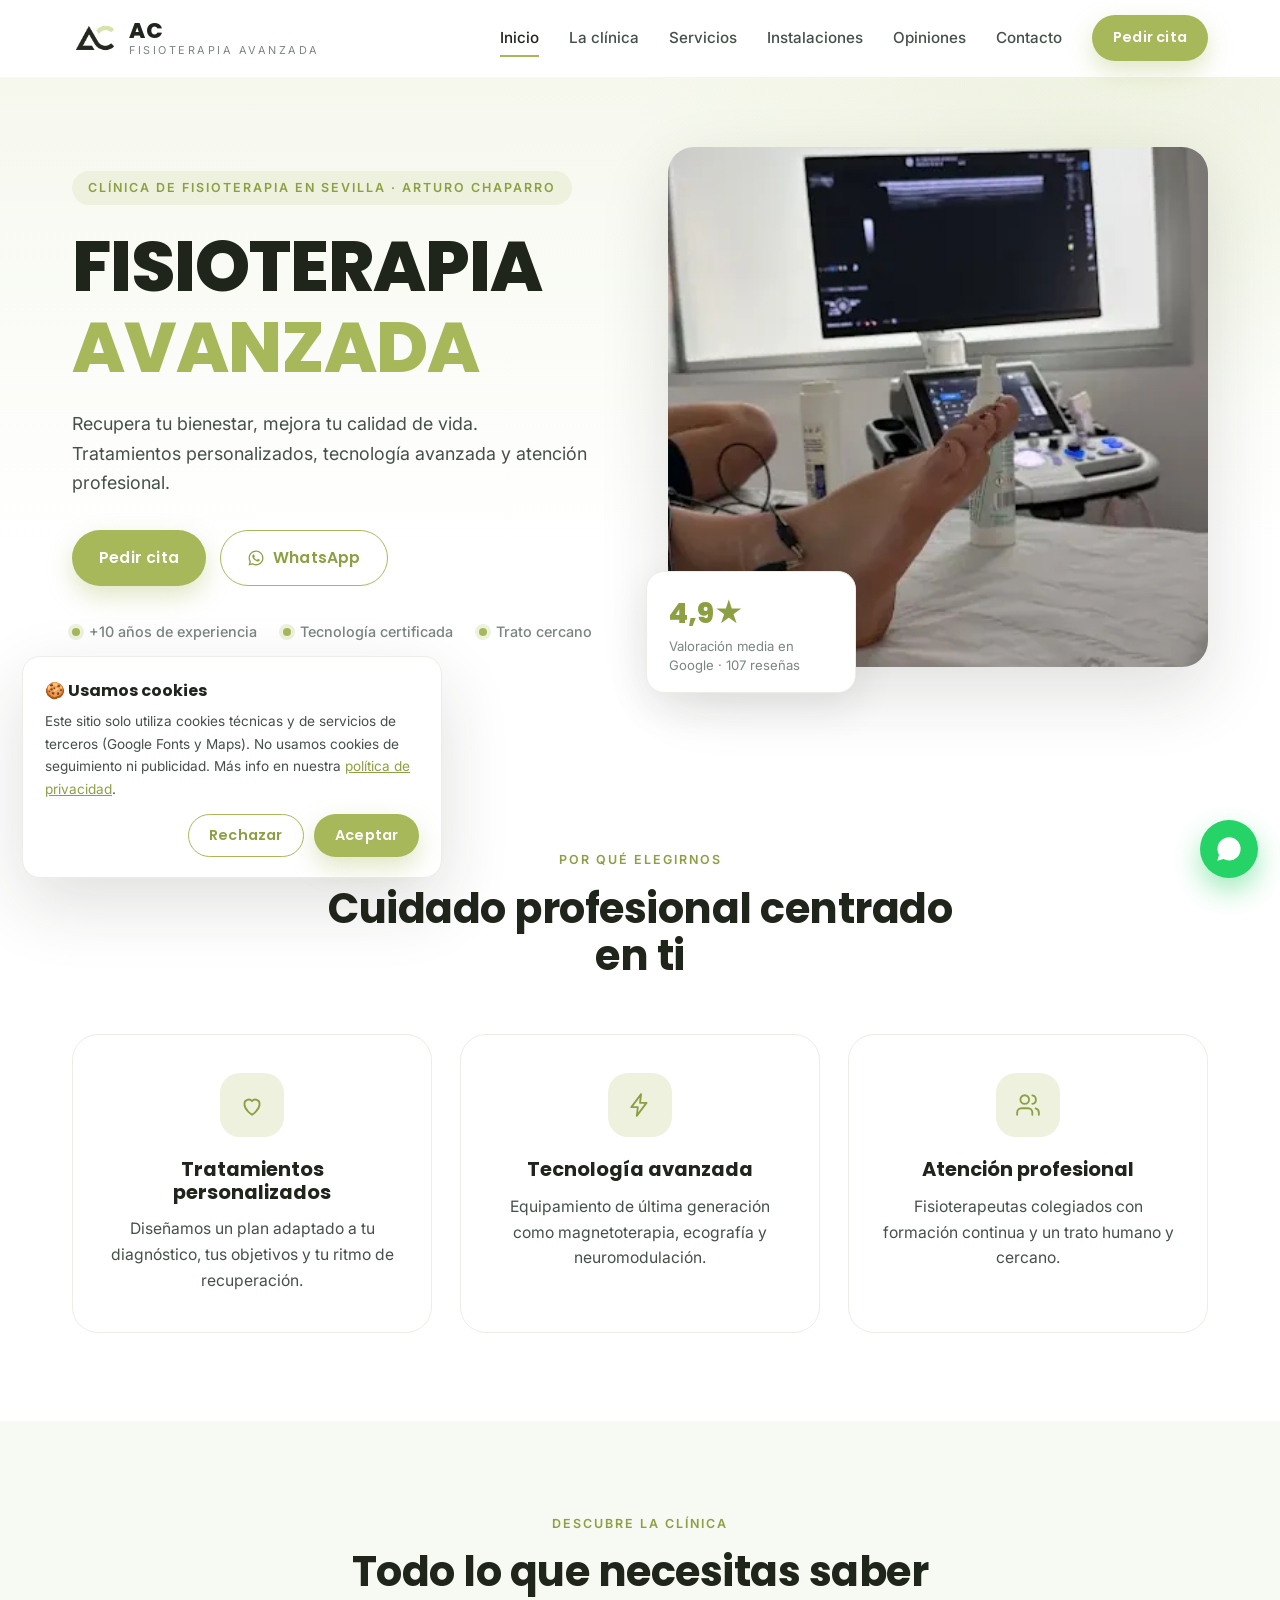
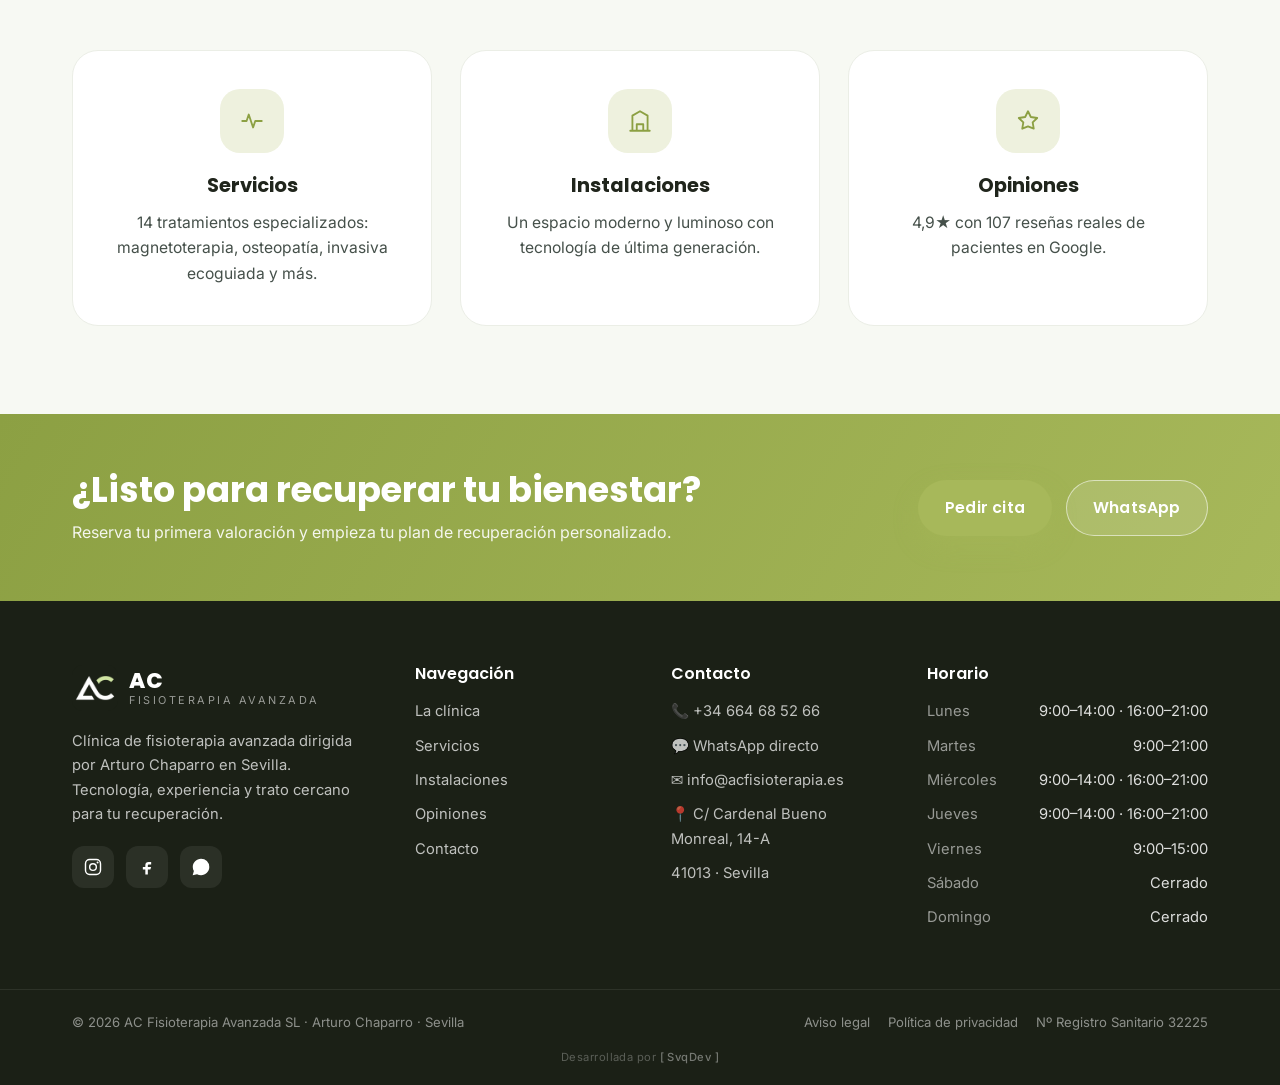
<file: index.html>
<!DOCTYPE html>
<html lang="es">
<head>
  <meta charset="UTF-8" />
  <meta name="viewport" content="width=device-width, initial-scale=1.0" />
  <meta name="description" content="AC Fisioterapia Avanzada · Arturo Chaparro, Sevilla. Clínica de fisioterapia premium en Cardenal Bueno Monreal: tratamientos personalizados, tecnología avanzada y atención profesional." />
  <title>AC · Fisioterapia Avanzada | Arturo Chaparro · Sevilla</title>

  <link rel="icon" type="image/png" href="assets/favicon.png" />
  <link rel="apple-touch-icon" href="assets/favicon.png" />
  <meta name="theme-color" content="#a7b85a" />
  <link rel="canonical" href="https://www.acfisioterapia.es/index.html" />

  <meta property="og:type" content="website" />
  <meta property="og:site_name" content="AC Fisioterapia Avanzada" />
  <meta property="og:locale" content="es_ES" />
  <meta property="og:url" content="https://www.acfisioterapia.es/index.html" />
  <meta property="og:title" content="AC · Fisioterapia Avanzada | Arturo Chaparro · Sevilla" />
  <meta property="og:description" content="Clínica de fisioterapia premium en Sevilla: tratamientos personalizados, tecnología avanzada y atención profesional. 4,9★ en Google." />
  <meta property="og:image" content="https://www.acfisioterapia.es/assets/logo-ac.png" />
  <meta name="twitter:card" content="summary_large_image" />
  <meta name="twitter:title" content="AC · Fisioterapia Avanzada | Arturo Chaparro · Sevilla" />
  <meta name="twitter:description" content="Clínica de fisioterapia premium en Sevilla: tratamientos personalizados, tecnología avanzada y atención profesional. 4,9★ en Google." />
  <meta name="twitter:image" content="https://www.acfisioterapia.es/assets/logo-ac.png" />

  <script type="application/ld+json">
  {
    "@context": "https://schema.org",
    "@type": "Physiotherapy",
    "@id": "https://www.acfisioterapia.es/#clinic",
    "name": "AC Fisioterapia Avanzada · Arturo Chaparro",
    "url": "https://www.acfisioterapia.es/",
    "image": "https://www.acfisioterapia.es/assets/logo-ac.png",
    "logo": "https://www.acfisioterapia.es/assets/favicon.png",
    "telephone": "+34664685266",
    "email": "info@acfisioterapia.es",
    "priceRange": "€€",
    "currenciesAccepted": "EUR",
    "medicalSpecialty": "Physiotherapy",
    "address": {
      "@type": "PostalAddress",
      "streetAddress": "C/ Cardenal Bueno Monreal, 14-A",
      "addressLocality": "Sevilla",
      "postalCode": "41013",
      "addressRegion": "Sevilla",
      "addressCountry": "ES"
    },
    "geo": {
      "@type": "GeoCoordinates",
      "latitude": 37.3577,
      "longitude": -6.0007
    },
    "areaServed": "Sevilla",
    "openingHoursSpecification": [
      { "@type": "OpeningHoursSpecification", "dayOfWeek": ["Monday", "Wednesday", "Thursday"], "opens": "09:00", "closes": "14:00" },
      { "@type": "OpeningHoursSpecification", "dayOfWeek": ["Monday", "Wednesday", "Thursday"], "opens": "16:00", "closes": "21:00" },
      { "@type": "OpeningHoursSpecification", "dayOfWeek": "Tuesday", "opens": "09:00", "closes": "21:00" },
      { "@type": "OpeningHoursSpecification", "dayOfWeek": "Friday", "opens": "09:00", "closes": "15:00" }
    ],
    "aggregateRating": {
      "@type": "AggregateRating",
      "ratingValue": "4.9",
      "reviewCount": "107",
      "bestRating": "5"
    },
    "sameAs": [
      "https://www.instagram.com/chaparrocastano/"
    ]
  }
  </script>

  <link rel="preconnect" href="https://fonts.googleapis.com" />
  <link rel="preconnect" href="https://fonts.gstatic.com" crossorigin />
  <link href="https://fonts.googleapis.com/css2?family=Poppins:wght@400;500;600;700;800&family=Inter:wght@300;400;500;600&display=swap" rel="stylesheet" />
  <link rel="stylesheet" href="css/styles.css" />
</head>
<body>

  <!-- ===================== HEADER ===================== -->
  <header class="header" id="header">
    <div class="container header__inner">
      <a href="index.html" class="brand" aria-label="AC Fisioterapia Avanzada">
        <img class="brand__logo" src="assets/logo-mono-dark.webp" alt="" aria-hidden="true" />
        <span class="brand__text">
          <strong>AC</strong>
          <span class="brand__sub">Fisioterapia Avanzada</span>
        </span>
      </a>

      <nav class="nav" id="nav">
        <a href="index.html" class="nav__link nav__link--active">Inicio</a>
        <a href="equipo.html" class="nav__link">La clínica</a>
        <a href="servicios.html" class="nav__link">Servicios</a>
        <a href="instalaciones.html" class="nav__link">Instalaciones</a>
        <a href="opiniones.html" class="nav__link">Opiniones</a>
        <a href="contacto.html" class="nav__link">Contacto</a>
        <a href="contacto.html#cita" class="btn btn--primary btn--sm nav__cta">Pedir cita</a>
      </nav>

      <button class="nav-toggle" id="navToggle" aria-label="Abrir menú" aria-expanded="false">
        <span></span><span></span><span></span>
      </button>
    </div>
  </header>

  <!-- ===================== HERO ===================== -->
  <section class="hero" id="inicio">
    <div class="container hero__grid">
      <div class="hero__content reveal">
        <span class="hero__eyebrow">Clínica de fisioterapia en Sevilla · Arturo Chaparro</span>
        <h1 class="hero__title">FISIOTERAPIA <span class="text-accent">AVANZADA</span></h1>
        <p class="hero__subtitle">
          Recupera tu bienestar, mejora tu calidad de vida.
          <br />
          Tratamientos personalizados, tecnología avanzada y atención profesional.
        </p>
        <div class="hero__actions">
          <a href="contacto.html#cita" class="btn btn--primary">Pedir cita</a>
          <a href="https://wa.me/34664685266" target="_blank" rel="noopener" class="btn btn--outline">
            <svg viewBox="0 0 24 24" width="18" height="18" aria-hidden="true"><path fill="currentColor" d="M12.04 2c-5.46 0-9.91 4.45-9.91 9.91 0 1.75.46 3.45 1.32 4.95L2 22l5.25-1.38a9.9 9.9 0 0 0 4.79 1.22h.01c5.46 0 9.91-4.45 9.91-9.91 0-2.65-1.03-5.14-2.9-7.01A9.82 9.82 0 0 0 12.04 2Zm0 18.15c-1.48 0-2.93-.4-4.2-1.15l-.3-.18-3.12.82.83-3.04-.2-.31a8.23 8.23 0 0 1-1.26-4.38c0-4.54 3.7-8.23 8.25-8.23 2.2 0 4.27.86 5.83 2.42a8.18 8.18 0 0 1 2.41 5.82c0 4.54-3.7 8.23-8.24 8.23Zm4.52-6.16c-.25-.12-1.47-.72-1.69-.81-.23-.08-.39-.12-.56.13-.16.25-.64.81-.78.97-.14.17-.29.19-.54.06-.25-.12-1.05-.39-1.99-1.23-.74-.66-1.23-1.47-1.38-1.72-.14-.25-.02-.38.11-.51.11-.11.25-.29.37-.43.13-.14.17-.25.25-.41.08-.17.04-.31-.02-.43-.06-.12-.56-1.34-.76-1.84-.2-.48-.4-.42-.56-.43h-.48c-.16 0-.43.06-.66.31-.22.25-.86.85-.86 2.07 0 1.22.89 2.4 1.01 2.56.12.17 1.75 2.67 4.25 3.74.59.26 1.05.41 1.41.52.59.19 1.13.16 1.56.1.48-.07 1.47-.6 1.68-1.18.21-.58.21-1.07.14-1.18-.06-.1-.22-.16-.47-.28Z"/></svg>
            WhatsApp
          </a>
        </div>
        <ul class="hero__badges">
          <li><span class="dot"></span> +10 años de experiencia</li>
          <li><span class="dot"></span> Tecnología certificada</li>
          <li><span class="dot"></span> Trato cercano</li>
        </ul>
      </div>

      <div class="hero__media reveal reveal--delay">
        <img
          class="hero__img"
          data-img="hero"
          src="assets/tratamiento-hero.webp"
          alt="Tratamiento de fisioterapia invasiva ecoguiada en la clínica"
          loading="eager"
        />
        <div class="hero__card">
          <span class="hero__card-num" data-bind="ratingStar">4,9★</span>
          <span class="hero__card-text">Valoración media en Google · <span data-bind="reviewsCount">107</span> reseñas</span>
        </div>
      </div>
    </div>
  </section>

  <!-- ===================== BENEFICIOS ===================== -->
  <section class="benefits section" id="beneficios">
    <div class="container">
      <div class="section__head reveal">
        <span class="section__eyebrow">Por qué elegirnos</span>
        <h2 class="section__title">Cuidado profesional centrado en ti</h2>
      </div>
      <div class="benefits__grid">
        <article class="benefit reveal">
          <span class="benefit__icon">
            <svg viewBox="0 0 24 24" width="26" height="26"><path fill="none" stroke="currentColor" stroke-width="1.7" stroke-linecap="round" stroke-linejoin="round" d="M12 21s-7-4.35-7-10a4 4 0 0 1 7-2.65A4 4 0 0 1 19 11c0 5.65-7 10-7 10Z"/></svg>
          </span>
          <h3 class="benefit__title">Tratamientos personalizados</h3>
          <p class="benefit__text">Diseñamos un plan adaptado a tu diagnóstico, tus objetivos y tu ritmo de recuperación.</p>
        </article>
        <article class="benefit reveal">
          <span class="benefit__icon">
            <svg viewBox="0 0 24 24" width="26" height="26"><path fill="none" stroke="currentColor" stroke-width="1.7" stroke-linecap="round" stroke-linejoin="round" d="M13 2 4 14h6l-1 8 9-12h-6l1-8Z"/></svg>
          </span>
          <h3 class="benefit__title">Tecnología avanzada</h3>
          <p class="benefit__text">Equipamiento de última generación como magnetoterapia, ecografía y neuromodulación.</p>
        </article>
        <article class="benefit reveal">
          <span class="benefit__icon">
            <svg viewBox="0 0 24 24" width="26" height="26"><path fill="none" stroke="currentColor" stroke-width="1.7" stroke-linecap="round" stroke-linejoin="round" d="M16 21v-2a4 4 0 0 0-4-4H6a4 4 0 0 0-4 4v2M9 11a4 4 0 1 0 0-8 4 4 0 0 0 0 8Zm13 10v-2a4 4 0 0 0-3-3.87M16 3.13A4 4 0 0 1 16 11"/></svg>
          </span>
          <h3 class="benefit__title">Atención profesional</h3>
          <p class="benefit__text">Fisioterapeutas colegiados con formación continua y un trato humano y cercano.</p>
        </article>
      </div>
    </div>
  </section>

  <!-- ===================== ACCESOS RÁPIDOS ===================== -->
  <section class="section section--soft">
    <div class="container">
      <div class="section__head reveal">
        <span class="section__eyebrow">Descubre la clínica</span>
        <h2 class="section__title">Todo lo que necesitas saber</h2>
      </div>
      <div class="benefits__grid">
        <a href="servicios.html" class="benefit reveal" style="text-decoration:none">
          <span class="benefit__icon">
            <svg viewBox="0 0 24 24" width="26" height="26"><path fill="none" stroke="currentColor" stroke-width="1.7" stroke-linecap="round" stroke-linejoin="round" d="M3 12h4l2-6 4 12 2-6h6"/></svg>
          </span>
          <h3 class="benefit__title">Servicios</h3>
          <p class="benefit__text">14 tratamientos especializados: magnetoterapia, osteopatía, invasiva ecoguiada y más.</p>
        </a>
        <a href="instalaciones.html" class="benefit reveal" style="text-decoration:none">
          <span class="benefit__icon">
            <svg viewBox="0 0 24 24" width="26" height="26"><path fill="none" stroke="currentColor" stroke-width="1.7" stroke-linecap="round" stroke-linejoin="round" d="M3 21h18M5 21V7l7-4 7 4v14M9 21v-6h6v6"/></svg>
          </span>
          <h3 class="benefit__title">Instalaciones</h3>
          <p class="benefit__text">Un espacio moderno y luminoso con tecnología de última generación.</p>
        </a>
        <a href="opiniones.html" class="benefit reveal" style="text-decoration:none">
          <span class="benefit__icon">
            <svg viewBox="0 0 24 24" width="26" height="26"><path fill="none" stroke="currentColor" stroke-width="1.7" stroke-linecap="round" stroke-linejoin="round" d="m12 3 2.6 5.3 5.9.9-4.2 4.1 1 5.8L12 16.9 6.7 19.1l1-5.8L3.5 9.2l5.9-.9L12 3Z"/></svg>
          </span>
          <h3 class="benefit__title">Opiniones</h3>
          <p class="benefit__text"><span data-bind="ratingStar">4,9★</span> con <span data-bind="reviewsCount">107</span> reseñas reales de pacientes en Google.</p>
        </a>
      </div>
    </div>
  </section>

  <!-- ===================== CTA ===================== -->
  <section class="cta-band">
    <div class="container cta-band__inner reveal">
      <div>
        <h2 class="cta-band__title">¿Listo para recuperar tu bienestar?</h2>
        <p class="cta-band__text">Reserva tu primera valoración y empieza tu plan de recuperación personalizado.</p>
      </div>
      <div class="cta-band__actions">
        <a href="contacto.html#cita" class="btn btn--primary">Pedir cita</a>
        <a href="https://wa.me/34664685266" target="_blank" rel="noopener" class="btn btn--ghost">WhatsApp</a>
      </div>
    </div>
  </section>

  <footer class="footer">
    <div class="container footer__grid">
      <div class="footer__col footer__brand">
        <a href="index.html" class="brand brand--footer" aria-label="AC Fisioterapia Avanzada">
          <img class="brand__logo" src="assets/favicon.png" alt="" aria-hidden="true" />
          <span class="brand__text">
            <strong>AC</strong>
            <span class="brand__sub">Fisioterapia Avanzada</span>
          </span>
        </a>
        <p class="footer__about">Clínica de fisioterapia avanzada dirigida por Arturo Chaparro en Sevilla. Tecnología, experiencia y trato cercano para tu recuperación.</p>
        <div class="footer__social">
          <a href="https://www.instagram.com/chaparrocastano/" target="_blank" rel="noopener" aria-label="Instagram" data-social="instagram"><svg viewBox="0 0 24 24" width="20" height="20"><path fill="none" stroke="currentColor" stroke-width="1.7" d="M12 16a4 4 0 1 0 0-8 4 4 0 0 0 0 8Z"/><rect x="3" y="3" width="18" height="18" rx="5" fill="none" stroke="currentColor" stroke-width="1.7"/><circle cx="17.5" cy="6.5" r="1.2" fill="currentColor"/></svg></a>
          <a href="#" aria-label="Facebook"><svg viewBox="0 0 24 24" width="20" height="20"><path fill="currentColor" d="M14 9h3V6h-3a4 4 0 0 0-4 4v2H7v3h3v6h3v-6h3l1-3h-4v-2a1 1 0 0 1 1-1Z"/></svg></a>
          <a href="https://wa.me/34664685266" aria-label="WhatsApp"><svg viewBox="0 0 24 24" width="20" height="20"><path fill="currentColor" d="M12.04 2C6.58 2 2.13 6.45 2.13 11.91c0 1.75.46 3.45 1.32 4.95L2 22l5.25-1.38a9.9 9.9 0 0 0 4.79 1.22c5.46 0 9.91-4.45 9.91-9.91A9.86 9.86 0 0 0 12.04 2Zm4.52 11.99c-.25-.12-1.47-.72-1.69-.81-.23-.08-.39-.12-.56.13-.16.25-.64.81-.78.97-.14.17-.29.19-.54.06-.25-.12-1.05-.39-1.99-1.23-.74-.66-1.23-1.47-1.38-1.72-.14-.25-.02-.38.11-.51.11-.11.25-.29.37-.43.13-.14.17-.25.25-.41.08-.17.04-.31-.02-.43-.06-.12-.56-1.34-.76-1.84-.2-.48-.4-.42-.56-.43h-.48c-.16 0-.43.06-.66.31-.22.25-.86.85-.86 2.07 0 1.22.89 2.4 1.01 2.56.12.17 1.75 2.67 4.25 3.74.59.26 1.05.41 1.41.52.59.19 1.13.16 1.56.1.48-.07 1.47-.6 1.68-1.18.21-.58.21-1.07.14-1.18-.06-.1-.22-.16-.47-.28Z"/></svg></a>
        </div>
      </div>

      <div class="footer__col">
        <h3 class="footer__title">Navegación</h3>
        <ul class="footer__list">
          <li><a href="equipo.html">La clínica</a></li>
          <li><a href="servicios.html">Servicios</a></li>
          <li><a href="instalaciones.html">Instalaciones</a></li>
          <li><a href="opiniones.html">Opiniones</a></li>
          <li><a href="contacto.html">Contacto</a></li>
        </ul>
      </div>

      <div class="footer__col">
        <h3 class="footer__title">Contacto</h3>
        <ul class="footer__list">
          <li><a href="tel:+34664685266">📞 <span data-bind="phoneIntl">+34 664 68 52 66</span></a></li>
          <li><a href="https://wa.me/34664685266" target="_blank" rel="noopener">💬 WhatsApp directo</a></li>
          <li><a href="mailto:info@acfisioterapia.es">✉️ <span data-bind="email">info@acfisioterapia.es</span></a></li>
          <li>📍 <span data-bind="address">C/ Cardenal Bueno Monreal, 14-A</span></li>
          <li><span data-bind="city">41013 · Sevilla</span></li>
        </ul>
      </div>

      <div class="footer__col">
        <h3 class="footer__title">Horario</h3>
        <ul class="footer__list footer__hours" data-bind="hours">
          <li><span>Lunes</span><span>9:00–14:00 · 16:00–21:00</span></li>
          <li><span>Martes</span><span>9:00–21:00</span></li>
          <li><span>Miércoles</span><span>9:00–14:00 · 16:00–21:00</span></li>
          <li><span>Jueves</span><span>9:00–14:00 · 16:00–21:00</span></li>
          <li><span>Viernes</span><span>9:00–15:00</span></li>
          <li><span>Sábado</span><span>Cerrado</span></li>
          <li><span>Domingo</span><span>Cerrado</span></li>
        </ul>
      </div>
    </div>

    <div class="footer__bottom">
      <div class="container footer__bottom-inner">
        <span>© <span id="year"></span> AC Fisioterapia Avanzada SL · Arturo Chaparro · Sevilla</span>
        <span class="footer__legal">
          <a href="aviso-legal.html">Aviso legal</a>
          <a href="privacidad.html">Política de privacidad</a>
          <span>Nº Registro Sanitario 32225</span>
        </span>
      </div>
      <p class="footer__credit">Desarrollada por <span>[ SvqDev ]</span></p>
    </div>
  </footer>

  <a href="https://wa.me/34664685266" class="whatsapp-float" target="_blank" rel="noopener" aria-label="Escríbenos por WhatsApp">
    <svg viewBox="0 0 24 24" width="28" height="28"><path fill="currentColor" d="M12.04 2C6.58 2 2.13 6.45 2.13 11.91c0 1.75.46 3.45 1.32 4.95L2 22l5.25-1.38a9.9 9.9 0 0 0 4.79 1.22c5.46 0 9.91-4.45 9.91-9.91A9.86 9.86 0 0 0 12.04 2Zm4.52 11.99c-.25-.12-1.47-.72-1.69-.81-.23-.08-.39-.12-.56.13-.16.25-.64.81-.78.97-.14.17-.29.19-.54.06-.25-.12-1.05-.39-1.99-1.23-.74-.66-1.23-1.47-1.38-1.72-.14-.25-.02-.38.11-.51.11-.11.25-.29.37-.43.13-.14.17-.25.25-.41.08-.17.04-.31-.02-.43-.06-.12-.56-1.34-.76-1.84-.2-.48-.4-.42-.56-.43h-.48c-.16 0-.43.06-.66.31-.22.25-.86.85-.86 2.07 0 1.22.89 2.4 1.01 2.56.12.17 1.75 2.67 4.25 3.74.59.26 1.05.41 1.41.52.59.19 1.13.16 1.56.1.48-.07 1.47-.6 1.68-1.18.21-.58.21-1.07.14-1.18-.06-.1-.22-.16-.47-.28Z"/></svg>
  </a>

  <div class="cookies" id="cookies" role="dialog" aria-live="polite" aria-label="Aviso de cookies" hidden>
    <div class="cookies__inner">
      <div class="cookies__text">
        <strong>🍪 Usamos cookies</strong>
        <p>Este sitio solo utiliza cookies técnicas y de servicios de terceros (Google Fonts y Maps). No usamos cookies de seguimiento ni publicidad. Más info en nuestra <a href="privacidad.html">política de privacidad</a>.</p>
      </div>
      <div class="cookies__actions">
        <button type="button" class="btn btn--outline btn--sm" id="cookiesReject">Rechazar</button>
        <button type="button" class="btn btn--primary btn--sm" id="cookiesAccept">Aceptar</button>
      </div>
    </div>
  </div>

  <script src="js/site-data.js"></script>
  <script src="js/main.js"></script>
</body>
</html>
</file>
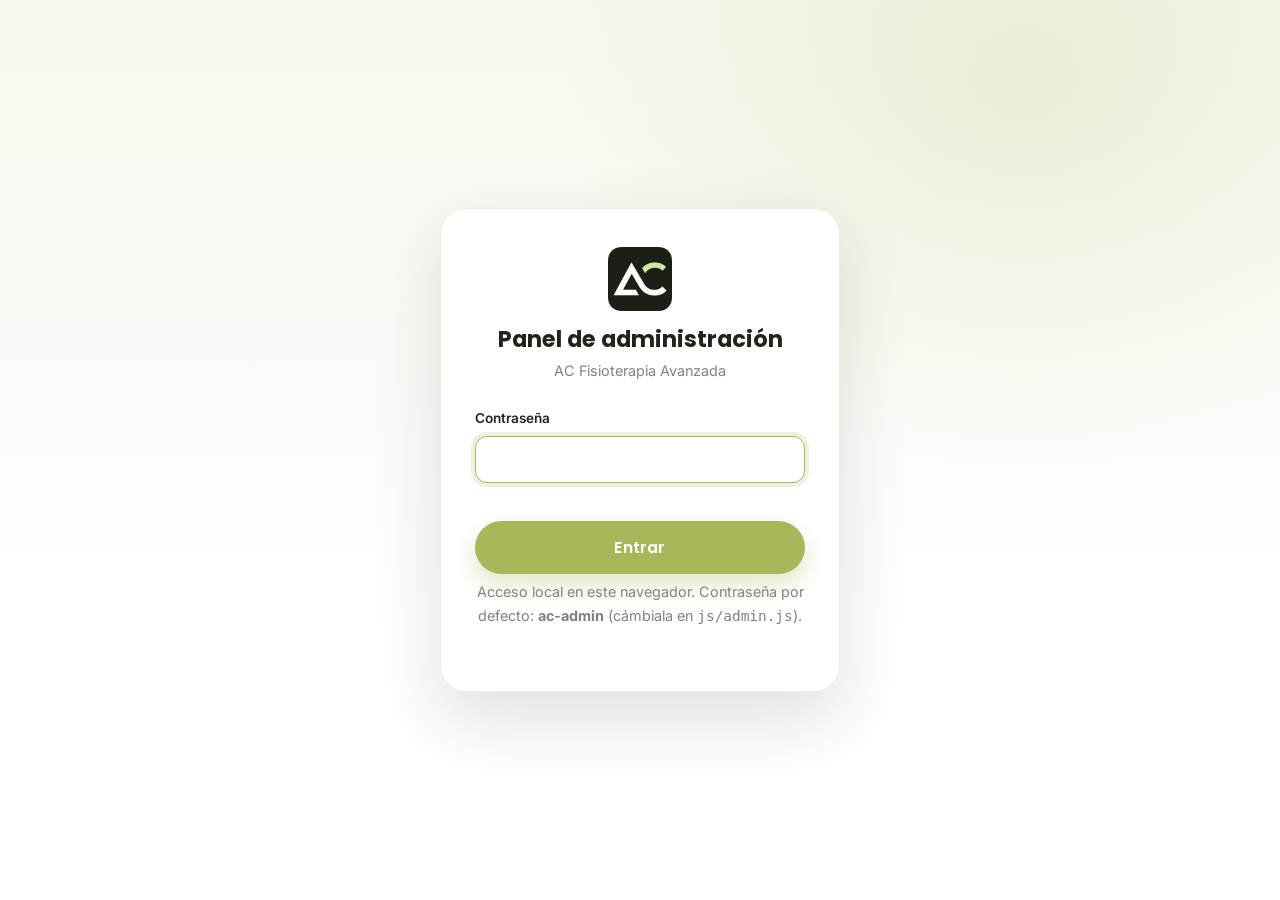
<file: admin.html>
<!DOCTYPE html>
<html lang="es">
<head>
  <meta charset="UTF-8" />
  <meta name="viewport" content="width=device-width, initial-scale=1.0" />
  <meta name="robots" content="noindex, nofollow" />
  <title>Panel de administración | AC Fisioterapia Avanzada</title>

  <link rel="icon" type="image/png" href="assets/favicon.png" />
  <link rel="preconnect" href="https://fonts.googleapis.com" />
  <link rel="preconnect" href="https://fonts.gstatic.com" crossorigin />
  <link href="https://fonts.googleapis.com/css2?family=Poppins:wght@400;500;600;700;800&family=Inter:wght@300;400;500;600&display=swap" rel="stylesheet" />
  <link rel="stylesheet" href="css/styles.css" />
  <link rel="stylesheet" href="css/admin.css" />
</head>
<body class="admin-body">

  <!-- ===================== LOGIN ===================== -->
  <div class="login-wrap" id="loginWrap">
    <form class="login-card" id="loginForm" autocomplete="off">
      <img class="login-card__logo" src="assets/favicon.png" alt="" />
      <h1>Panel de administración</h1>
      <p>AC Fisioterapia Avanzada</p>
      <div class="field">
        <label for="pwd">Contraseña</label>
        <input type="password" id="pwd" autocomplete="current-password" />
      </div>
      <div class="login-error" id="loginError"></div>
      <button type="submit" class="btn btn--primary" style="width:100%">Entrar</button>
      <p class="login-hint">Acceso local en este navegador. Contraseña por defecto: <strong>ac-admin</strong> (cámbiala en <code>js/admin.js</code>).</p>
    </form>
  </div>

  <!-- ===================== ADMIN ===================== -->
  <div class="admin" id="admin">
    <header class="admin-top">
      <div class="admin-top__inner">
        <span class="admin-brand">
          <img src="assets/favicon.png" alt="" />
          <span><strong>AC Admin</strong><span>Panel de contenido</span></span>
        </span>
        <div class="admin-top__actions">
          <a href="index.html" target="_blank" rel="noopener" class="btn btn--outline btn--sm">Ver web ↗</a>
          <button type="button" class="btn btn--sm" id="logoutBtn" style="background:#fff;color:var(--ink);border-color:var(--line)">Salir</button>
        </div>
      </div>
    </header>

    <div class="admin-main">
      <nav class="admin-tabs" id="tabs">
        <button type="button" class="admin-tab is-active" data-tab="contacto"><span class="admin-tab__ic">🏥</span> Datos y stats</button>
        <button type="button" class="admin-tab" data-tab="horario"><span class="admin-tab__ic">🕐</span> Horario</button>
        <button type="button" class="admin-tab" data-tab="servicios"><span class="admin-tab__ic">🩺</span> Servicios</button>
        <button type="button" class="admin-tab" data-tab="equipo"><span class="admin-tab__ic">👥</span> Equipo</button>
        <button type="button" class="admin-tab" data-tab="opiniones"><span class="admin-tab__ic">⭐</span> Opiniones</button>
        <button type="button" class="admin-tab" data-tab="faq"><span class="admin-tab__ic">❓</span> FAQ</button>
        <button type="button" class="admin-tab" data-tab="imagenes"><span class="admin-tab__ic">🖼️</span> Imágenes</button>
        <button type="button" class="admin-tab" data-tab="datos"><span class="admin-tab__ic">💾</span> Copias</button>
      </nav>

      <div class="admin-content">
        <!-- DATOS Y STATS -->
        <section class="admin-panel is-active" data-panel="contacto">
          <div class="panel-head">
            <h2>Datos de contacto y estadísticas</h2>
            <p>Se actualizan en toda la web (cabecera, pie y página de contacto).</p>
          </div>
          <div class="card">
            <div class="card__head"><h3>Contacto</h3></div>
            <div class="grid-2">
              <div class="field">
                <label for="ac-phoneDisplay">Teléfono (visible corto)</label>
                <input type="text" id="ac-phoneDisplay" />
              </div>
              <div class="field">
                <label for="ac-phoneIntl">Teléfono (con prefijo)</label>
                <input type="text" id="ac-phoneIntl" />
              </div>
              <div class="field">
                <label for="ac-phoneRaw">Teléfono para enlace (tel:)</label>
                <input type="text" id="ac-phoneRaw" placeholder="+34664685266" />
              </div>
              <div class="field">
                <label for="ac-whatsapp">WhatsApp (solo números)</label>
                <input type="text" id="ac-whatsapp" placeholder="34664685266" />
              </div>
              <div class="field">
                <label for="ac-email">Email</label>
                <input type="text" id="ac-email" />
              </div>
              <div class="field">
                <label for="ac-address">Dirección</label>
                <input type="text" id="ac-address" />
              </div>
              <div class="field">
                <label for="ac-city">Código postal y ciudad</label>
                <input type="text" id="ac-city" />
              </div>
              <div class="field">
                <label for="ac-instagram">Instagram (URL)</label>
                <input type="text" id="ac-instagram" placeholder="https://www.instagram.com/usuario/" />
              </div>
              <div class="field">
                <label for="ac-facebook">Facebook (URL, opcional)</label>
                <input type="text" id="ac-facebook" placeholder="https://www.facebook.com/..." />
              </div>
            </div>
          </div>
          <div class="card">
            <div class="card__head"><h3>Estadísticas</h3></div>
            <div class="grid-2">
              <div class="field">
                <label for="ac-rating">Valoración media</label>
                <input type="text" id="ac-rating" placeholder="4,9" />
              </div>
              <div class="field">
                <label for="ac-reviewsCount">Número de reseñas</label>
                <input type="text" id="ac-reviewsCount" placeholder="107" />
              </div>
            </div>
          </div>
        </section>

        <!-- HORARIO -->
        <section class="admin-panel" data-panel="horario">
          <div class="panel-head">
            <h2>Horario</h2>
            <p>Aparece en el pie de página de todas las secciones.</p>
          </div>
          <div id="hoursList"></div>
          <button type="button" class="add-btn" data-add="hours">+ Añadir fila</button>
        </section>

        <!-- SERVICIOS -->
        <section class="admin-panel" data-panel="servicios">
          <div class="panel-head">
            <h2>Servicios</h2>
            <p>Tarjetas de la página de servicios y opciones del formulario de cita.</p>
          </div>
          <div id="servicesList"></div>
          <button type="button" class="add-btn" data-add="services">+ Añadir servicio</button>
        </section>

        <!-- EQUIPO -->
        <section class="admin-panel" data-panel="equipo">
          <div class="panel-head">
            <h2>Equipo</h2>
            <p>Tarjetas de la página "La clínica".</p>
          </div>
          <div id="teamList"></div>
          <button type="button" class="add-btn" data-add="team">+ Añadir miembro</button>
        </section>

        <!-- OPINIONES -->
        <section class="admin-panel" data-panel="opiniones">
          <div class="panel-head">
            <h2>Opiniones</h2>
            <p>Reseñas que se muestran en la página de opiniones.</p>
          </div>
          <div id="reviewsList"></div>
          <button type="button" class="add-btn" data-add="reviews">+ Añadir opinión</button>
        </section>

        <!-- FAQ -->
        <section class="admin-panel" data-panel="faq">
          <div class="panel-head">
            <h2>Preguntas frecuentes</h2>
            <p>Se muestran en la página de contacto.</p>
          </div>
          <div id="faqList"></div>
          <button type="button" class="add-btn" data-add="faq">+ Añadir pregunta</button>
        </section>

        <!-- IMÁGENES -->
        <section class="admin-panel" data-panel="imagenes">
          <div class="panel-head">
            <h2>Imágenes</h2>
            <p>Sube una foto nueva (se optimiza automáticamente) o pega la URL de una imagen.</p>
          </div>
          <div class="card">
            <div class="card__head"><h3>Imagen principal (portada / hero)</h3></div>
            <div id="imgHero"></div>
          </div>
          <div class="card">
            <div class="card__head"><h3>Imagen de "La clínica"</h3></div>
            <div id="imgAbout"></div>
          </div>
          <div class="panel-head" style="margin-top:6px">
            <h2 style="font-size:1.15rem">Galería de instalaciones</h2>
            <p>Las fotos de la página de instalaciones.</p>
          </div>
          <div id="galleryList"></div>
          <button type="button" class="add-btn" data-add="gallery">+ Añadir foto</button>
          <p class="muted-note" style="margin-top:12px">Cada imagen subida se redimensiona y comprime para no saturar el almacenamiento del navegador (límite ~5 MB en total). Si tienes muchas fotos grandes, usa URLs en lugar de subirlas.</p>
        </section>

        <!-- COPIAS -->
        <section class="admin-panel" data-panel="datos">
          <div class="panel-head">
            <h2>Copias de seguridad</h2>
            <p>Los cambios se guardan en este navegador. Exporta un archivo para conservarlos o pasarlos a otro dispositivo.</p>
          </div>
          <div class="card">
            <div class="card__head"><h3>Exportar / Importar</h3></div>
            <p class="muted-note">Exportar descarga un archivo <strong>contenido.json</strong> con todo el contenido actual. Importar lo carga desde un archivo previamente exportado.</p>
            <div style="display:flex;gap:10px;flex-wrap:wrap;margin-top:16px">
              <button type="button" class="btn btn--primary btn--sm" id="exportBtn">⬇ Exportar JSON</button>
              <button type="button" class="btn btn--outline btn--sm" id="importBtn">⬆ Importar JSON</button>
              <input type="file" id="importFile" accept="application/json,.json" hidden />
            </div>
          </div>
          <div class="card">
            <div class="card__head"><h3>Restablecer</h3></div>
            <p class="muted-note">Borra todos los cambios guardados y vuelve al contenido original del sitio.</p>
            <div style="margin-top:16px">
              <button type="button" class="btn btn--sm" id="resetBtn" style="background:#fff;color:#e0584f;border-color:#f3c4bf">↺ Restablecer contenido original</button>
            </div>
          </div>
        </section>
      </div>
    </div>

    <div class="save-bar" id="saveBar">
      <div class="save-bar__inner">
        <span class="save-bar__text"><strong>Cambios sin guardar.</strong> Recuerda guardar para aplicarlos a la web.</span>
        <div class="save-bar__actions">
          <button type="button" class="btn btn--outline btn--sm" id="discardBtn">Descartar</button>
          <button type="button" class="btn btn--primary btn--sm" id="saveBtn">Guardar cambios</button>
        </div>
      </div>
    </div>

    <div class="toast" id="toast"></div>
  </div>

  <script src="js/site-data.js"></script>
  <script src="js/admin.js"></script>
</body>
</html>
</file>
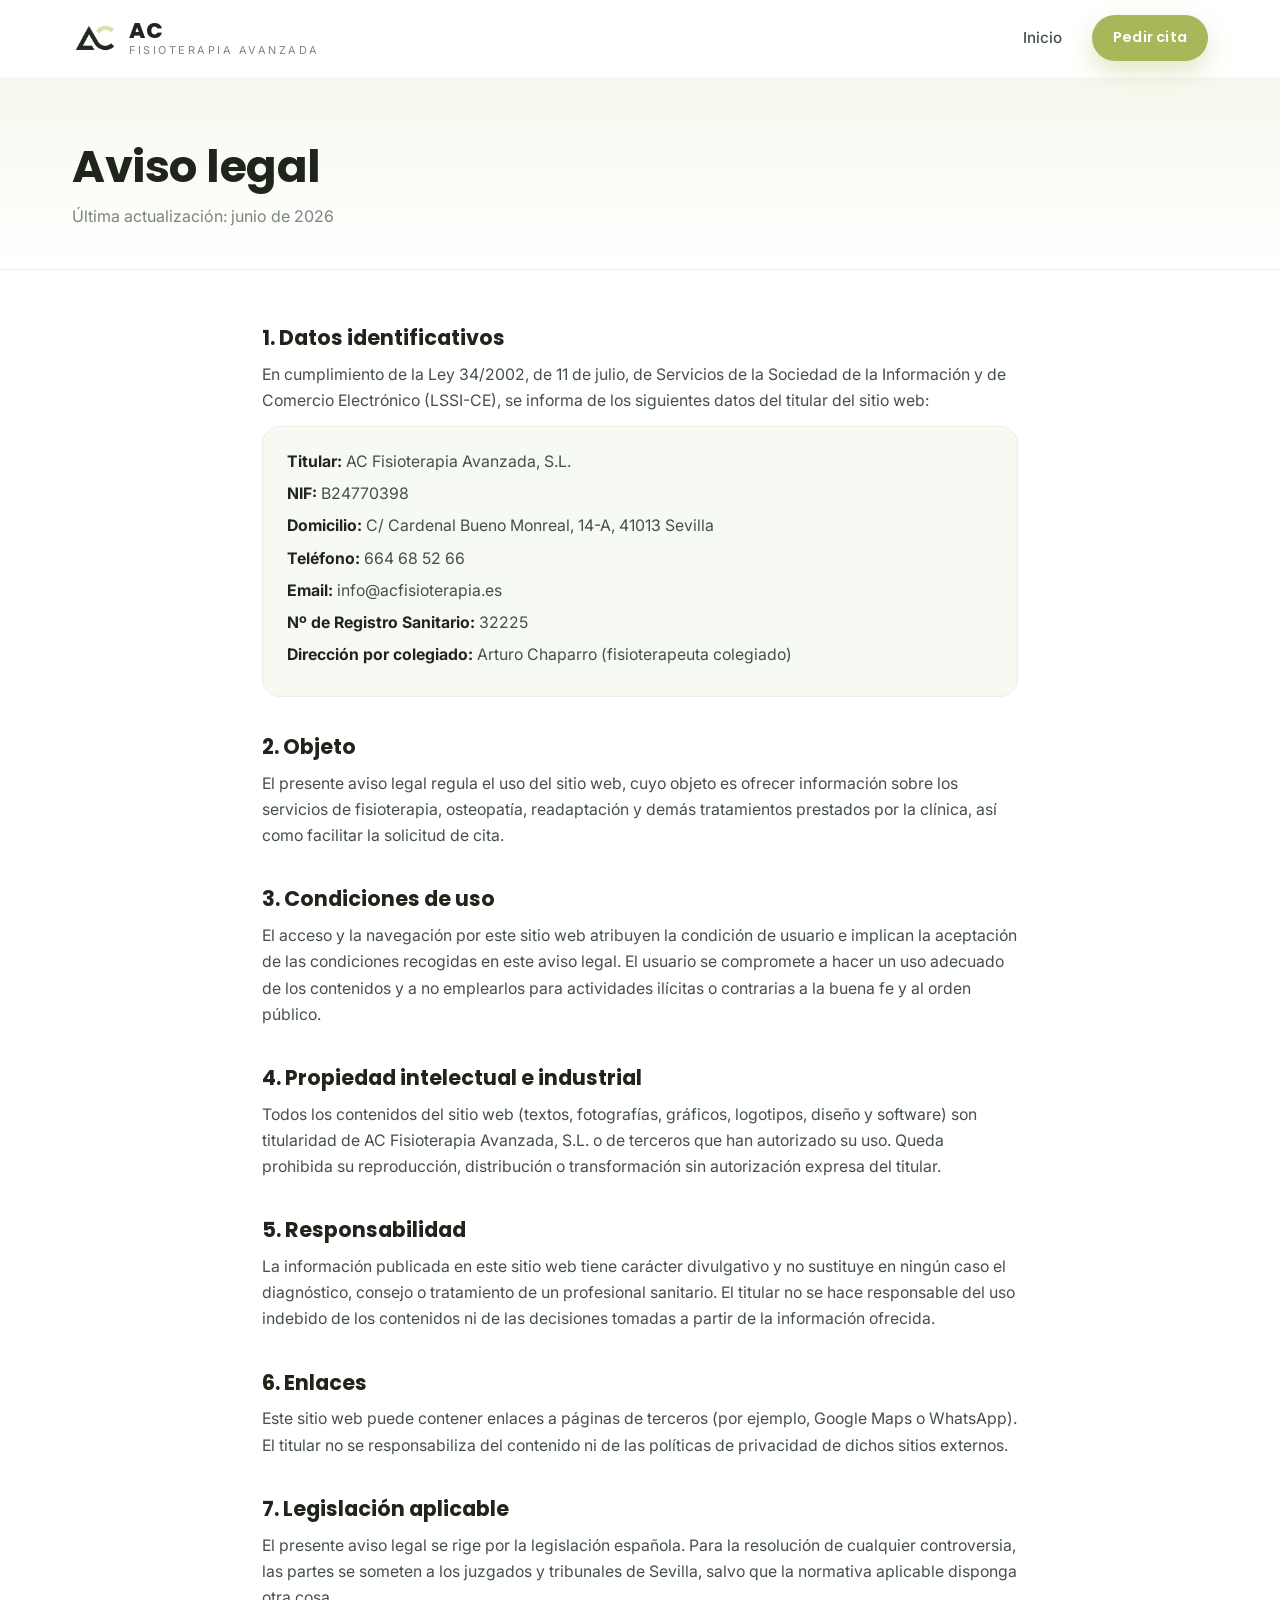
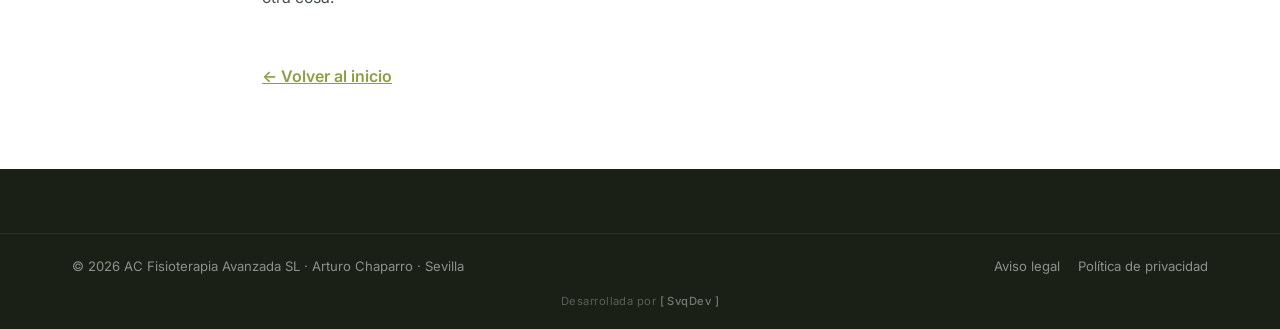
<file: aviso-legal.html>
<!DOCTYPE html>
<html lang="es">
<head>
  <meta charset="UTF-8" />
  <meta name="viewport" content="width=device-width, initial-scale=1.0" />
  <meta name="robots" content="noindex, follow" />
  <meta name="description" content="Aviso legal de AC Fisioterapia Avanzada SL · Arturo Chaparro, Sevilla." />
  <title>Aviso legal | AC Fisioterapia Avanzada</title>

  <link rel="icon" type="image/png" href="assets/favicon.png" />
  <link rel="preconnect" href="https://fonts.googleapis.com" />
  <link rel="preconnect" href="https://fonts.gstatic.com" crossorigin />
  <link href="https://fonts.googleapis.com/css2?family=Poppins:wght@400;500;600;700;800&family=Inter:wght@300;400;500;600&display=swap" rel="stylesheet" />
  <link rel="stylesheet" href="css/styles.css" />
</head>
<body>

  <header class="header">
    <div class="container header__inner">
      <a href="index.html" class="brand" aria-label="AC Fisioterapia Avanzada">
        <img class="brand__logo" src="assets/logo-mono-dark.webp" alt="" aria-hidden="true" />
        <span class="brand__text">
          <strong>AC</strong>
          <span class="brand__sub">Fisioterapia Avanzada</span>
        </span>
      </a>
      <nav class="nav">
        <a href="index.html" class="nav__link">Inicio</a>
        <a href="contacto.html#cita" class="btn btn--primary btn--sm nav__cta">Pedir cita</a>
      </nav>
    </div>
  </header>

  <section class="legal-hero">
    <div class="container">
      <h1>Aviso legal</h1>
      <p>Última actualización: junio de 2026</p>
    </div>
  </section>

  <main class="legal">
    <div class="container legal__content">
      <h2>1. Datos identificativos</h2>
      <p>En cumplimiento de la Ley 34/2002, de 11 de julio, de Servicios de la Sociedad de la Información y de Comercio Electrónico (LSSI-CE), se informa de los siguientes datos del titular del sitio web:</p>
      <div class="legal__data">
        <p><strong>Titular:</strong> AC Fisioterapia Avanzada, S.L.</p>
        <p><strong>NIF:</strong> B24770398</p>
        <p><strong>Domicilio:</strong> C/ Cardenal Bueno Monreal, 14-A, 41013 Sevilla</p>
        <p><strong>Teléfono:</strong> 664 68 52 66</p>
        <p><strong>Email:</strong> info@acfisioterapia.es</p>
        <p><strong>Nº de Registro Sanitario:</strong> 32225</p>
        <p><strong>Dirección por colegiado:</strong> Arturo Chaparro (fisioterapeuta colegiado)</p>
      </div>

      <h2>2. Objeto</h2>
      <p>El presente aviso legal regula el uso del sitio web, cuyo objeto es ofrecer información sobre los servicios de fisioterapia, osteopatía, readaptación y demás tratamientos prestados por la clínica, así como facilitar la solicitud de cita.</p>

      <h2>3. Condiciones de uso</h2>
      <p>El acceso y la navegación por este sitio web atribuyen la condición de usuario e implican la aceptación de las condiciones recogidas en este aviso legal. El usuario se compromete a hacer un uso adecuado de los contenidos y a no emplearlos para actividades ilícitas o contrarias a la buena fe y al orden público.</p>

      <h2>4. Propiedad intelectual e industrial</h2>
      <p>Todos los contenidos del sitio web (textos, fotografías, gráficos, logotipos, diseño y software) son titularidad de AC Fisioterapia Avanzada, S.L. o de terceros que han autorizado su uso. Queda prohibida su reproducción, distribución o transformación sin autorización expresa del titular.</p>

      <h2>5. Responsabilidad</h2>
      <p>La información publicada en este sitio web tiene carácter divulgativo y no sustituye en ningún caso el diagnóstico, consejo o tratamiento de un profesional sanitario. El titular no se hace responsable del uso indebido de los contenidos ni de las decisiones tomadas a partir de la información ofrecida.</p>

      <h2>6. Enlaces</h2>
      <p>Este sitio web puede contener enlaces a páginas de terceros (por ejemplo, Google Maps o WhatsApp). El titular no se responsabiliza del contenido ni de las políticas de privacidad de dichos sitios externos.</p>

      <h2>7. Legislación aplicable</h2>
      <p>El presente aviso legal se rige por la legislación española. Para la resolución de cualquier controversia, las partes se someten a los juzgados y tribunales de Sevilla, salvo que la normativa aplicable disponga otra cosa.</p>

      <a href="index.html" class="legal__back">← Volver al inicio</a>
    </div>
  </main>

  <footer class="footer">
    <div class="footer__bottom">
      <div class="container footer__bottom-inner">
        <span>© <span id="year"></span> AC Fisioterapia Avanzada SL · Arturo Chaparro · Sevilla</span>
        <span class="footer__legal">
          <a href="aviso-legal.html">Aviso legal</a>
          <a href="privacidad.html">Política de privacidad</a>
        </span>
      </div>
      <p class="footer__credit">Desarrollada por <span>[ SvqDev ]</span></p>
    </div>
  </footer>

  <script>document.getElementById("year").textContent = new Date().getFullYear();</script>
</body>
</html>
</file>
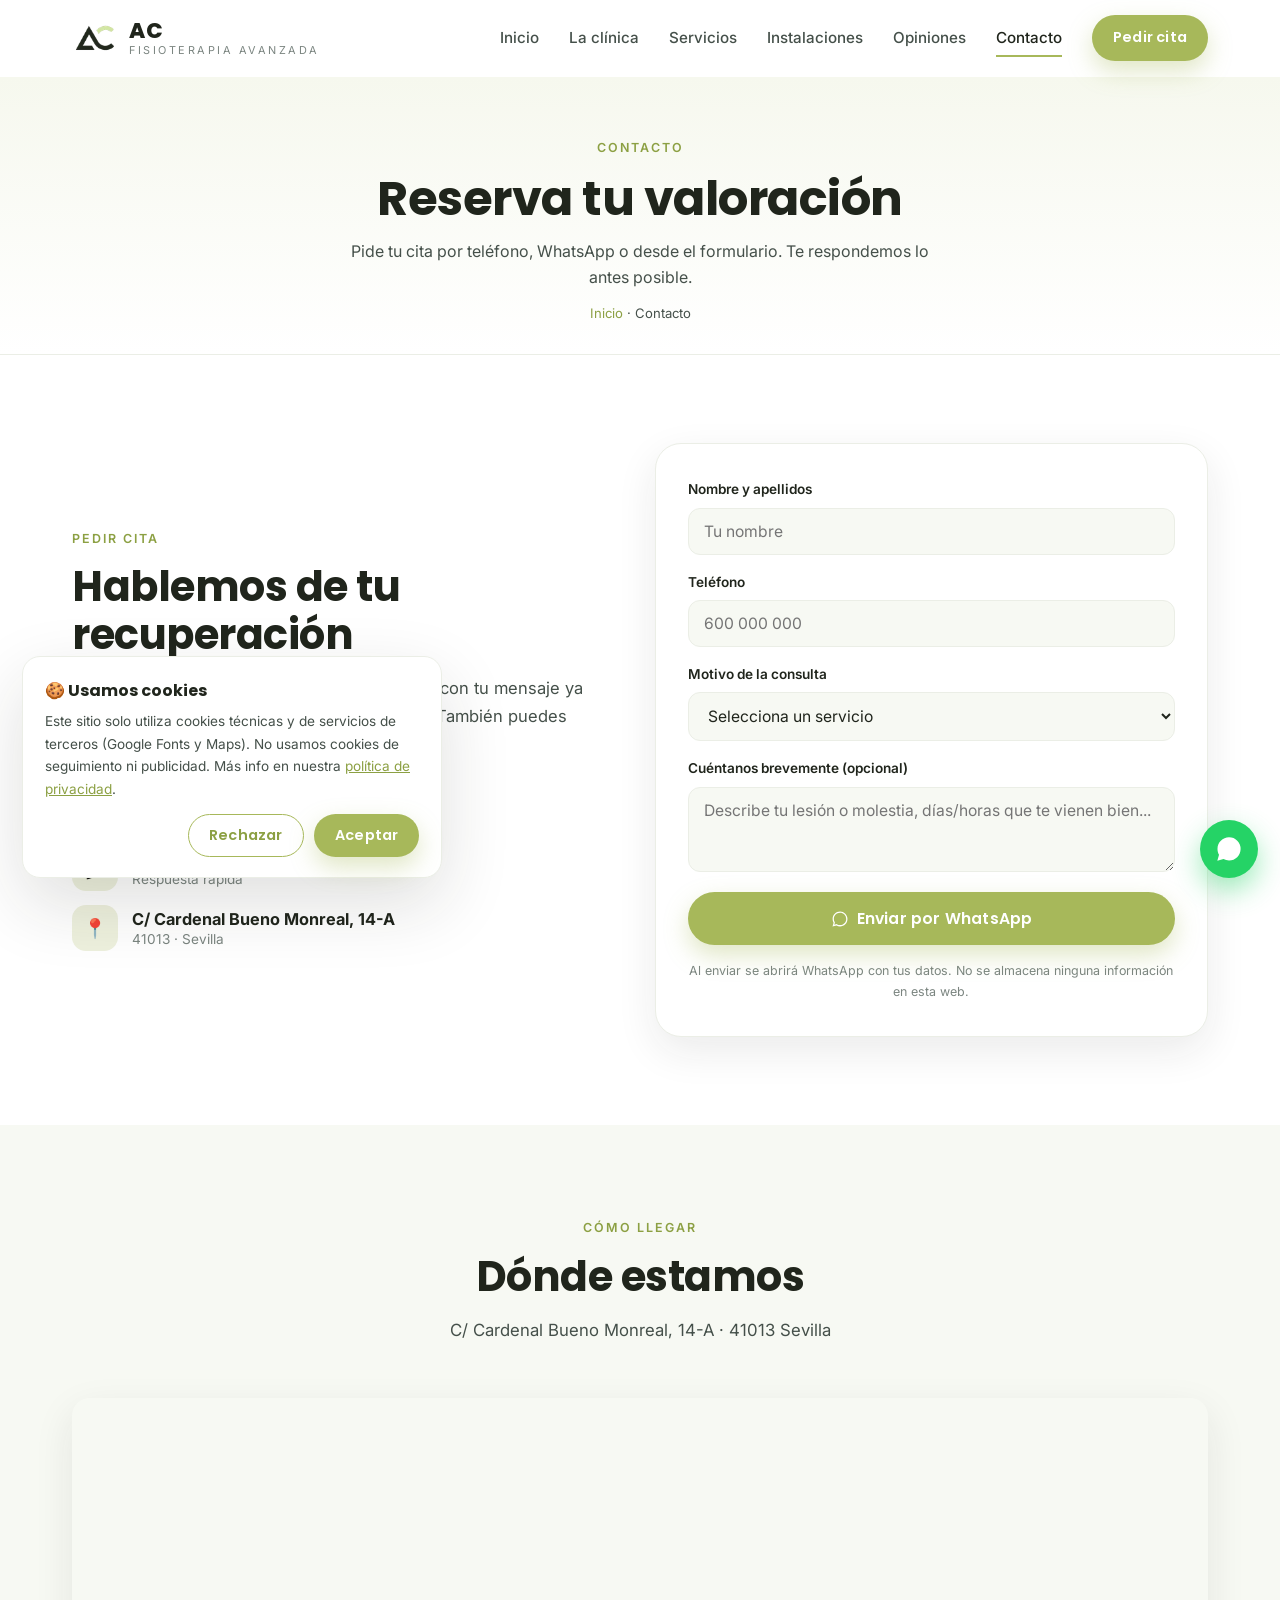
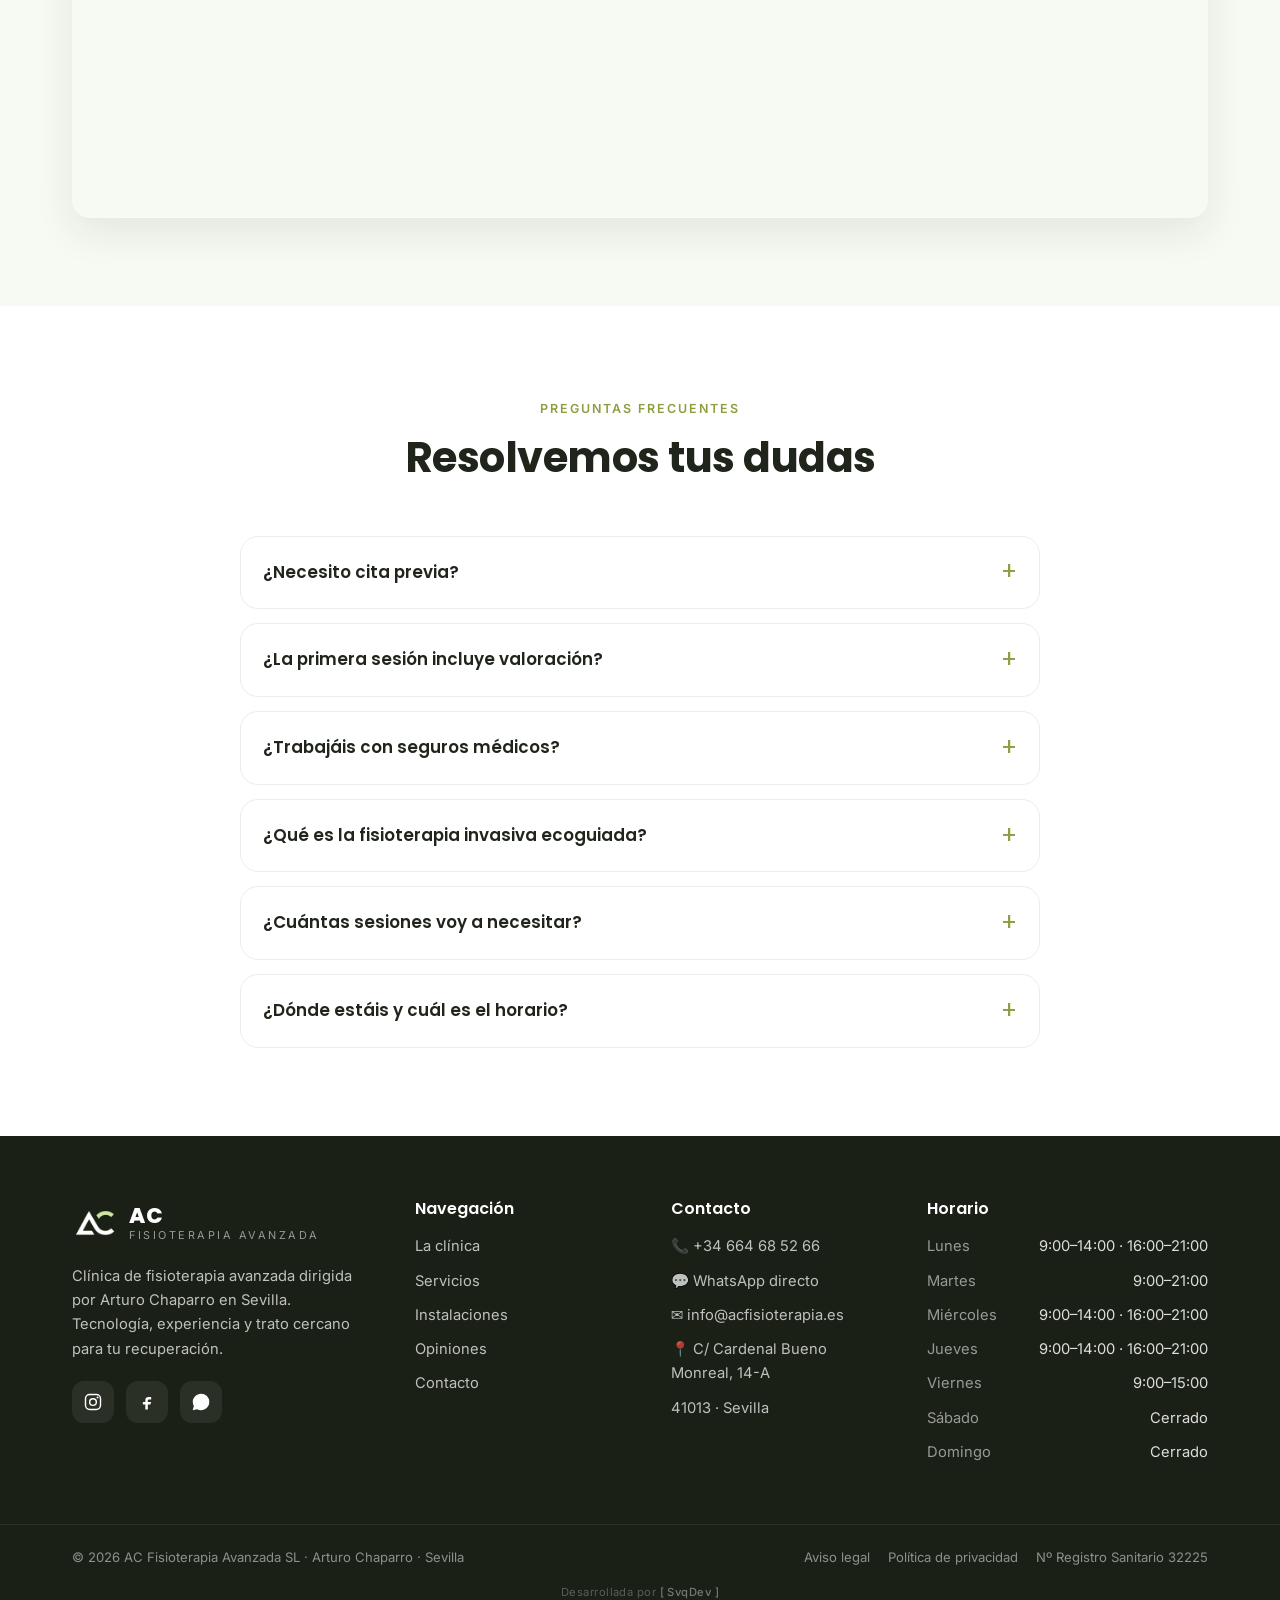
<file: contacto.html>
<!DOCTYPE html>
<html lang="es">
<head>
  <meta charset="UTF-8" />
  <meta name="viewport" content="width=device-width, initial-scale=1.0" />
  <meta name="description" content="Pide cita en AC Fisioterapia Avanzada, Sevilla. C/ Cardenal Bueno Monreal, 14-A. Teléfono y WhatsApp 664 68 52 66. Reserva tu valoración en segundos." />
  <title>Contacto y cita | AC Fisioterapia Avanzada · Sevilla</title>

  <link rel="icon" type="image/png" href="assets/favicon.png" />
  <link rel="apple-touch-icon" href="assets/favicon.png" />
  <meta name="theme-color" content="#a7b85a" />
  <link rel="canonical" href="https://www.acfisioterapia.es/contacto.html" />

  <meta property="og:type" content="website" />
  <meta property="og:site_name" content="AC Fisioterapia Avanzada" />
  <meta property="og:locale" content="es_ES" />
  <meta property="og:url" content="https://www.acfisioterapia.es/contacto.html" />
  <meta property="og:title" content="Contacto y cita | AC Fisioterapia Avanzada · Sevilla" />
  <meta property="og:description" content="Pide cita en AC Fisioterapia Avanzada, Sevilla. C/ Cardenal Bueno Monreal, 14-A. Teléfono y WhatsApp 664 68 52 66. Reserva tu valoración en segundos." />
  <meta property="og:image" content="https://www.acfisioterapia.es/assets/logo-ac.png" />
  <meta name="twitter:card" content="summary_large_image" />
  <meta name="twitter:title" content="Contacto y cita | AC Fisioterapia Avanzada · Sevilla" />
  <meta name="twitter:description" content="Pide cita en AC Fisioterapia Avanzada, Sevilla. C/ Cardenal Bueno Monreal, 14-A. Teléfono y WhatsApp 664 68 52 66. Reserva tu valoración en segundos." />
  <meta name="twitter:image" content="https://www.acfisioterapia.es/assets/logo-ac.png" />

  <script type="application/ld+json">
  {
    "@context": "https://schema.org",
    "@type": "BreadcrumbList",
    "itemListElement": [
      { "@type": "ListItem", "position": 1, "name": "Inicio", "item": "https://www.acfisioterapia.es/index.html" },
      { "@type": "ListItem", "position": 2, "name": "Contacto", "item": "https://www.acfisioterapia.es/contacto.html" }
    ]
  }
  </script>

  <link rel="preconnect" href="https://fonts.googleapis.com" />
  <link rel="preconnect" href="https://fonts.gstatic.com" crossorigin />
  <link href="https://fonts.googleapis.com/css2?family=Poppins:wght@400;500;600;700;800&family=Inter:wght@300;400;500;600&display=swap" rel="stylesheet" />
  <link rel="stylesheet" href="css/styles.css" />
</head>
<body>

  <header class="header" id="header">
    <div class="container header__inner">
      <a href="index.html" class="brand" aria-label="AC Fisioterapia Avanzada">
        <img class="brand__logo" src="assets/logo-mono-dark.webp" alt="" aria-hidden="true" />
        <span class="brand__text">
          <strong>AC</strong>
          <span class="brand__sub">Fisioterapia Avanzada</span>
        </span>
      </a>
      <nav class="nav" id="nav">
        <a href="index.html" class="nav__link">Inicio</a>
        <a href="equipo.html" class="nav__link">La clínica</a>
        <a href="servicios.html" class="nav__link">Servicios</a>
        <a href="instalaciones.html" class="nav__link">Instalaciones</a>
        <a href="opiniones.html" class="nav__link">Opiniones</a>
        <a href="contacto.html" class="nav__link nav__link--active">Contacto</a>
        <a href="contacto.html#cita" class="btn btn--primary btn--sm nav__cta">Pedir cita</a>
      </nav>
      <button class="nav-toggle" id="navToggle" aria-label="Abrir menú" aria-expanded="false">
        <span></span><span></span><span></span>
      </button>
    </div>
  </header>

  <section class="page-hero">
    <div class="container">
      <span class="page-hero__eyebrow">Contacto</span>
      <h1>Reserva tu valoración</h1>
      <p>Pide tu cita por teléfono, WhatsApp o desde el formulario. Te respondemos lo antes posible.</p>
      <p class="breadcrumb"><a href="index.html">Inicio</a> · Contacto</p>
    </div>
  </section>

  <section class="booking section" id="cita">
    <div class="container booking__grid">
      <div class="booking__intro reveal">
        <span class="section__eyebrow">Pedir cita</span>
        <h2 class="section__title">Hablemos de tu recuperación</h2>
        <p class="booking__text">Rellena el formulario y te abriremos WhatsApp con tu mensaje ya redactado para confirmar la cita en segundos. También puedes llamarnos directamente.</p>

        <ul class="booking__contact">
          <li>
            <span class="booking__ic">📞</span>
            <a href="tel:+34664685266"><strong data-bind="phoneDisplay">664 68 52 66</strong><span>Llámanos</span></a>
          </li>
          <li>
            <span class="booking__ic">💬</span>
            <a href="https://wa.me/34664685266" target="_blank" rel="noopener"><strong>WhatsApp</strong><span>Respuesta rápida</span></a>
          </li>
          <li>
            <span class="booking__ic">📍</span>
            <a href="https://www.google.com/maps?q=AC+Fisioterapia+Avanzada+Cardenal+Bueno+Monreal+14+Sevilla" target="_blank" rel="noopener"><strong data-bind="address">C/ Cardenal Bueno Monreal, 14-A</strong><span data-bind="city">41013 · Sevilla</span></a>
          </li>
        </ul>
      </div>

      <form class="booking__form reveal reveal--delay" id="bookingForm" novalidate>
        <div class="field">
          <label for="bf-name">Nombre y apellidos</label>
          <input type="text" id="bf-name" name="name" placeholder="Tu nombre" required />
        </div>
        <div class="field">
          <label for="bf-phone">Teléfono</label>
          <input type="tel" id="bf-phone" name="phone" placeholder="600 000 000" required />
        </div>
        <div class="field">
          <label for="bf-service">Motivo de la consulta</label>
          <select id="bf-service" name="service">
            <option value="" selected disabled>Selecciona un servicio</option>
          </select>
        </div>
        <div class="field">
          <label for="bf-message">Cuéntanos brevemente (opcional)</label>
          <textarea id="bf-message" name="message" rows="3" placeholder="Describe tu lesión o molestia, días/horas que te vienen bien..."></textarea>
        </div>
        <button type="submit" class="btn btn--primary booking__submit">
          <svg viewBox="0 0 24 24" width="18" height="18" aria-hidden="true"><path fill="currentColor" d="M12.04 2c-5.46 0-9.91 4.45-9.91 9.91 0 1.75.46 3.45 1.32 4.95L2 22l5.25-1.38a9.9 9.9 0 0 0 4.79 1.22h.01c5.46 0 9.91-4.45 9.91-9.91 0-2.65-1.03-5.14-2.9-7.01A9.82 9.82 0 0 0 12.04 2Zm0 18.15c-1.48 0-2.93-.4-4.2-1.15l-.3-.18-3.12.82.83-3.04-.2-.31a8.23 8.23 0 0 1-1.26-4.38c0-4.54 3.7-8.23 8.25-8.23 2.2 0 4.27.86 5.83 2.42a8.18 8.18 0 0 1 2.41 5.82c0 4.54-3.7 8.23-8.24 8.23Z"/></svg>
          Enviar por WhatsApp
        </button>
        <p class="booking__note">Al enviar se abrirá WhatsApp con tus datos. No se almacena ninguna información en esta web.</p>
      </form>
    </div>
  </section>

  <section class="section section--soft">
    <div class="container">
      <div class="section__head reveal">
        <span class="section__eyebrow">Cómo llegar</span>
        <h2 class="section__title">Dónde estamos</h2>
        <p class="section__lead">C/ Cardenal Bueno Monreal, 14-A · 41013 Sevilla</p>
      </div>
      <div class="map-embed reveal">
        <iframe
          title="Mapa de la clínica AC Fisioterapia Avanzada"
          src="https://www.google.com/maps?q=AC+Fisioterapia+Avanzada+Cardenal+Bueno+Monreal+14+Sevilla&output=embed"
          loading="lazy"
          referrerpolicy="no-referrer-when-downgrade"></iframe>
      </div>
    </div>
  </section>

  <section class="faq section" id="faq">
    <div class="container">
      <div class="section__head reveal">
        <span class="section__eyebrow">Preguntas frecuentes</span>
        <h2 class="section__title">Resolvemos tus dudas</h2>
      </div>

      <div class="faq__list reveal" id="faqList"></div>
    </div>
  </section>

  <footer class="footer">
    <div class="container footer__grid">
      <div class="footer__col footer__brand">
        <a href="index.html" class="brand brand--footer" aria-label="AC Fisioterapia Avanzada">
          <img class="brand__logo" src="assets/favicon.png" alt="" aria-hidden="true" />
          <span class="brand__text">
            <strong>AC</strong>
            <span class="brand__sub">Fisioterapia Avanzada</span>
          </span>
        </a>
        <p class="footer__about">Clínica de fisioterapia avanzada dirigida por Arturo Chaparro en Sevilla. Tecnología, experiencia y trato cercano para tu recuperación.</p>
        <div class="footer__social">
          <a href="https://www.instagram.com/chaparrocastano/" target="_blank" rel="noopener" aria-label="Instagram" data-social="instagram"><svg viewBox="0 0 24 24" width="20" height="20"><path fill="none" stroke="currentColor" stroke-width="1.7" d="M12 16a4 4 0 1 0 0-8 4 4 0 0 0 0 8Z"/><rect x="3" y="3" width="18" height="18" rx="5" fill="none" stroke="currentColor" stroke-width="1.7"/><circle cx="17.5" cy="6.5" r="1.2" fill="currentColor"/></svg></a>
          <a href="#" aria-label="Facebook"><svg viewBox="0 0 24 24" width="20" height="20"><path fill="currentColor" d="M14 9h3V6h-3a4 4 0 0 0-4 4v2H7v3h3v6h3v-6h3l1-3h-4v-2a1 1 0 0 1 1-1Z"/></svg></a>
          <a href="https://wa.me/34664685266" aria-label="WhatsApp"><svg viewBox="0 0 24 24" width="20" height="20"><path fill="currentColor" d="M12.04 2C6.58 2 2.13 6.45 2.13 11.91c0 1.75.46 3.45 1.32 4.95L2 22l5.25-1.38a9.9 9.9 0 0 0 4.79 1.22c5.46 0 9.91-4.45 9.91-9.91A9.86 9.86 0 0 0 12.04 2Zm4.52 11.99c-.25-.12-1.47-.72-1.69-.81-.23-.08-.39-.12-.56.13-.16.25-.64.81-.78.97-.14.17-.29.19-.54.06-.25-.12-1.05-.39-1.99-1.23-.74-.66-1.23-1.47-1.38-1.72-.14-.25-.02-.38.11-.51.11-.11.25-.29.37-.43.13-.14.17-.25.25-.41.08-.17.04-.31-.02-.43-.06-.12-.56-1.34-.76-1.84-.2-.48-.4-.42-.56-.43h-.48c-.16 0-.43.06-.66.31-.22.25-.86.85-.86 2.07 0 1.22.89 2.4 1.01 2.56.12.17 1.75 2.67 4.25 3.74.59.26 1.05.41 1.41.52.59.19 1.13.16 1.56.1.48-.07 1.47-.6 1.68-1.18.21-.58.21-1.07.14-1.18-.06-.1-.22-.16-.47-.28Z"/></svg></a>
        </div>
      </div>
      <div class="footer__col">
        <h3 class="footer__title">Navegación</h3>
        <ul class="footer__list">
          <li><a href="equipo.html">La clínica</a></li>
          <li><a href="servicios.html">Servicios</a></li>
          <li><a href="instalaciones.html">Instalaciones</a></li>
          <li><a href="opiniones.html">Opiniones</a></li>
          <li><a href="contacto.html">Contacto</a></li>
        </ul>
      </div>
      <div class="footer__col">
        <h3 class="footer__title">Contacto</h3>
        <ul class="footer__list">
          <li><a href="tel:+34664685266">📞 <span data-bind="phoneIntl">+34 664 68 52 66</span></a></li>
          <li><a href="https://wa.me/34664685266" target="_blank" rel="noopener">💬 WhatsApp directo</a></li>
          <li><a href="mailto:info@acfisioterapia.es">✉️ <span data-bind="email">info@acfisioterapia.es</span></a></li>
          <li>📍 <span data-bind="address">C/ Cardenal Bueno Monreal, 14-A</span></li>
          <li><span data-bind="city">41013 · Sevilla</span></li>
        </ul>
      </div>
      <div class="footer__col">
        <h3 class="footer__title">Horario</h3>
        <ul class="footer__list footer__hours" data-bind="hours">
          <li><span>Lunes</span><span>9:00–14:00 · 16:00–21:00</span></li>
          <li><span>Martes</span><span>9:00–21:00</span></li>
          <li><span>Miércoles</span><span>9:00–14:00 · 16:00–21:00</span></li>
          <li><span>Jueves</span><span>9:00–14:00 · 16:00–21:00</span></li>
          <li><span>Viernes</span><span>9:00–15:00</span></li>
          <li><span>Sábado</span><span>Cerrado</span></li>
          <li><span>Domingo</span><span>Cerrado</span></li>
        </ul>
      </div>
    </div>
    <div class="footer__bottom">
      <div class="container footer__bottom-inner">
        <span>© <span id="year"></span> AC Fisioterapia Avanzada SL · Arturo Chaparro · Sevilla</span>
        <span class="footer__legal">
          <a href="aviso-legal.html">Aviso legal</a>
          <a href="privacidad.html">Política de privacidad</a>
          <span>Nº Registro Sanitario 32225</span>
        </span>
      </div>
      <p class="footer__credit">Desarrollada por <span>[ SvqDev ]</span></p>
    </div>
  </footer>

  <a href="https://wa.me/34664685266" class="whatsapp-float" target="_blank" rel="noopener" aria-label="Escríbenos por WhatsApp">
    <svg viewBox="0 0 24 24" width="28" height="28"><path fill="currentColor" d="M12.04 2C6.58 2 2.13 6.45 2.13 11.91c0 1.75.46 3.45 1.32 4.95L2 22l5.25-1.38a9.9 9.9 0 0 0 4.79 1.22c5.46 0 9.91-4.45 9.91-9.91A9.86 9.86 0 0 0 12.04 2Zm4.52 11.99c-.25-.12-1.47-.72-1.69-.81-.23-.08-.39-.12-.56.13-.16.25-.64.81-.78.97-.14.17-.29.19-.54.06-.25-.12-1.05-.39-1.99-1.23-.74-.66-1.23-1.47-1.38-1.72-.14-.25-.02-.38.11-.51.11-.11.25-.29.37-.43.13-.14.17-.25.25-.41.08-.17.04-.31-.02-.43-.06-.12-.56-1.34-.76-1.84-.2-.48-.4-.42-.56-.43h-.48c-.16 0-.43.06-.66.31-.22.25-.86.85-.86 2.07 0 1.22.89 2.4 1.01 2.56.12.17 1.75 2.67 4.25 3.74.59.26 1.05.41 1.41.52.59.19 1.13.16 1.56.1.48-.07 1.47-.6 1.68-1.18.21-.58.21-1.07.14-1.18-.06-.1-.22-.16-.47-.28Z"/></svg>
  </a>

  <div class="cookies" id="cookies" role="dialog" aria-live="polite" aria-label="Aviso de cookies" hidden>
    <div class="cookies__inner">
      <div class="cookies__text">
        <strong>🍪 Usamos cookies</strong>
        <p>Este sitio solo utiliza cookies técnicas y de servicios de terceros (Google Fonts y Maps). No usamos cookies de seguimiento ni publicidad. Más info en nuestra <a href="privacidad.html">política de privacidad</a>.</p>
      </div>
      <div class="cookies__actions">
        <button type="button" class="btn btn--outline btn--sm" id="cookiesReject">Rechazar</button>
        <button type="button" class="btn btn--primary btn--sm" id="cookiesAccept">Aceptar</button>
      </div>
    </div>
  </div>

  <script src="js/site-data.js"></script>
  <script src="js/main.js"></script>
</body>
</html>
</file>
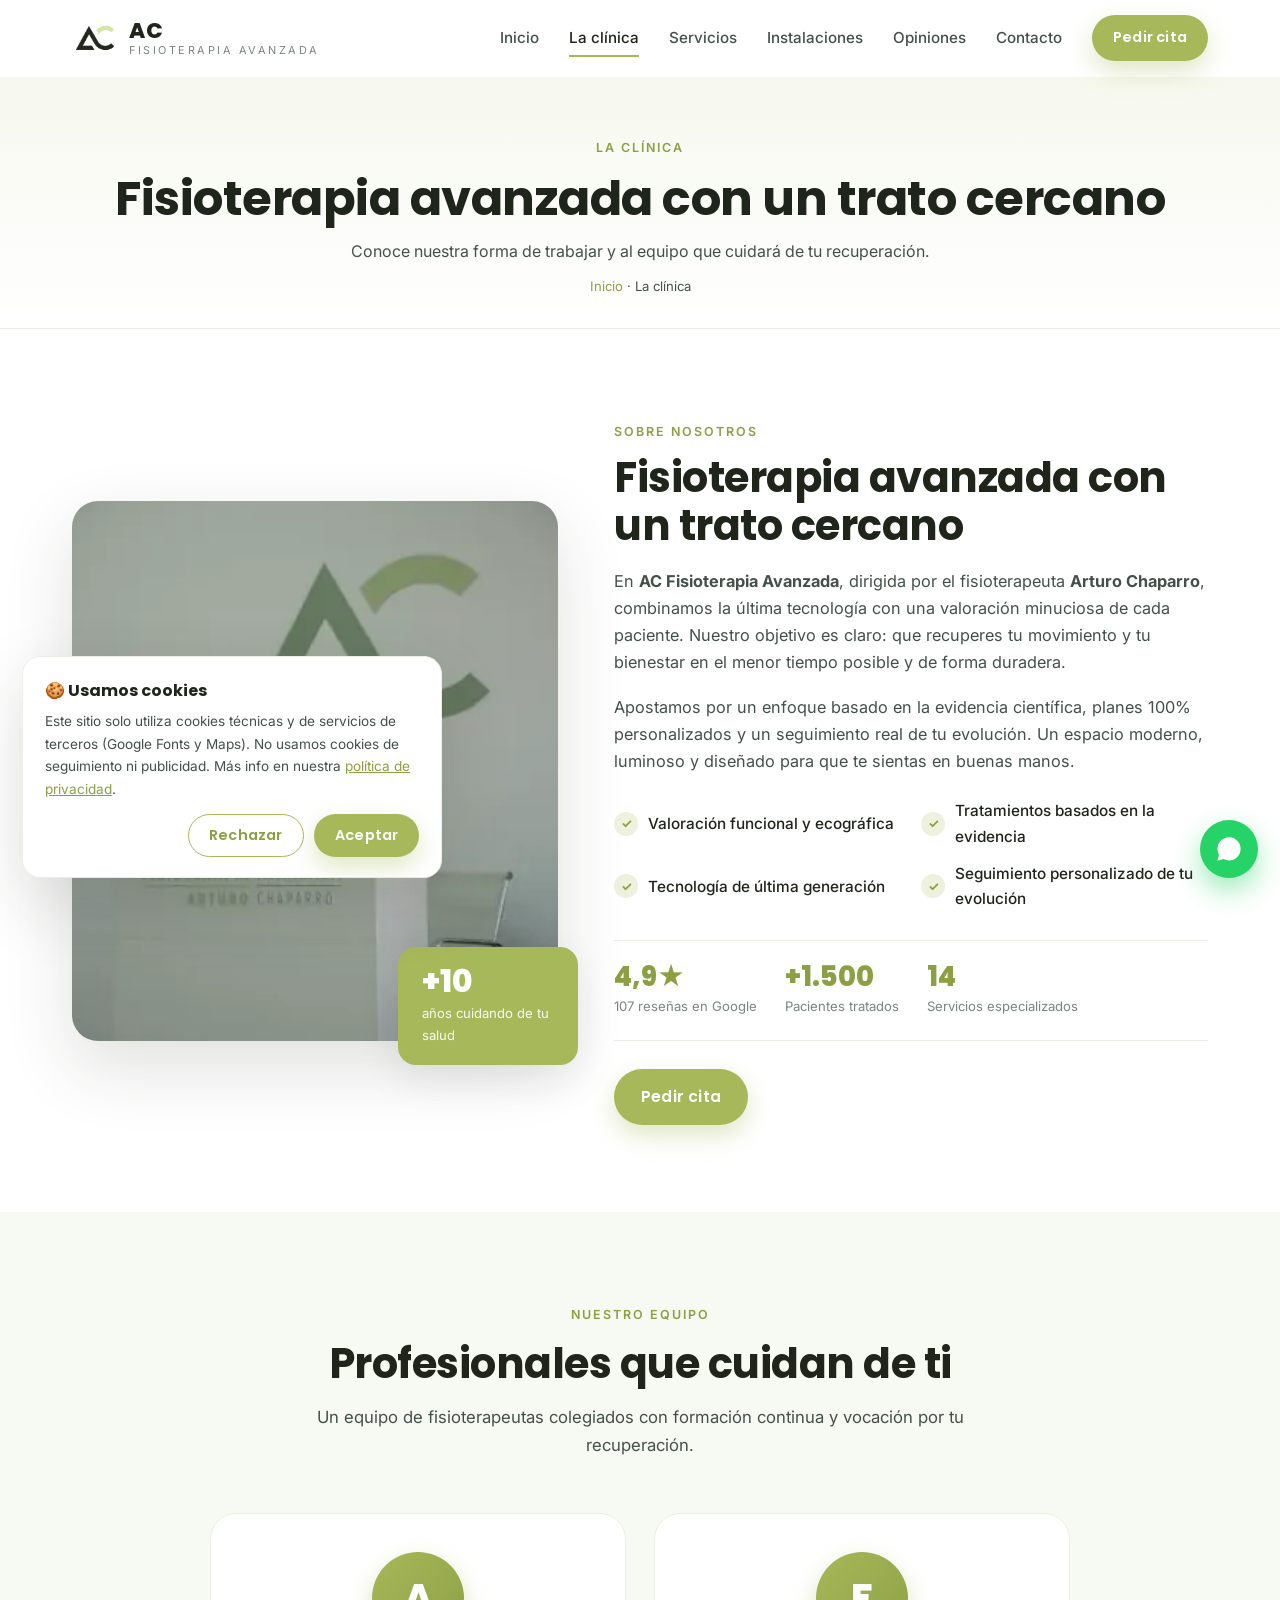
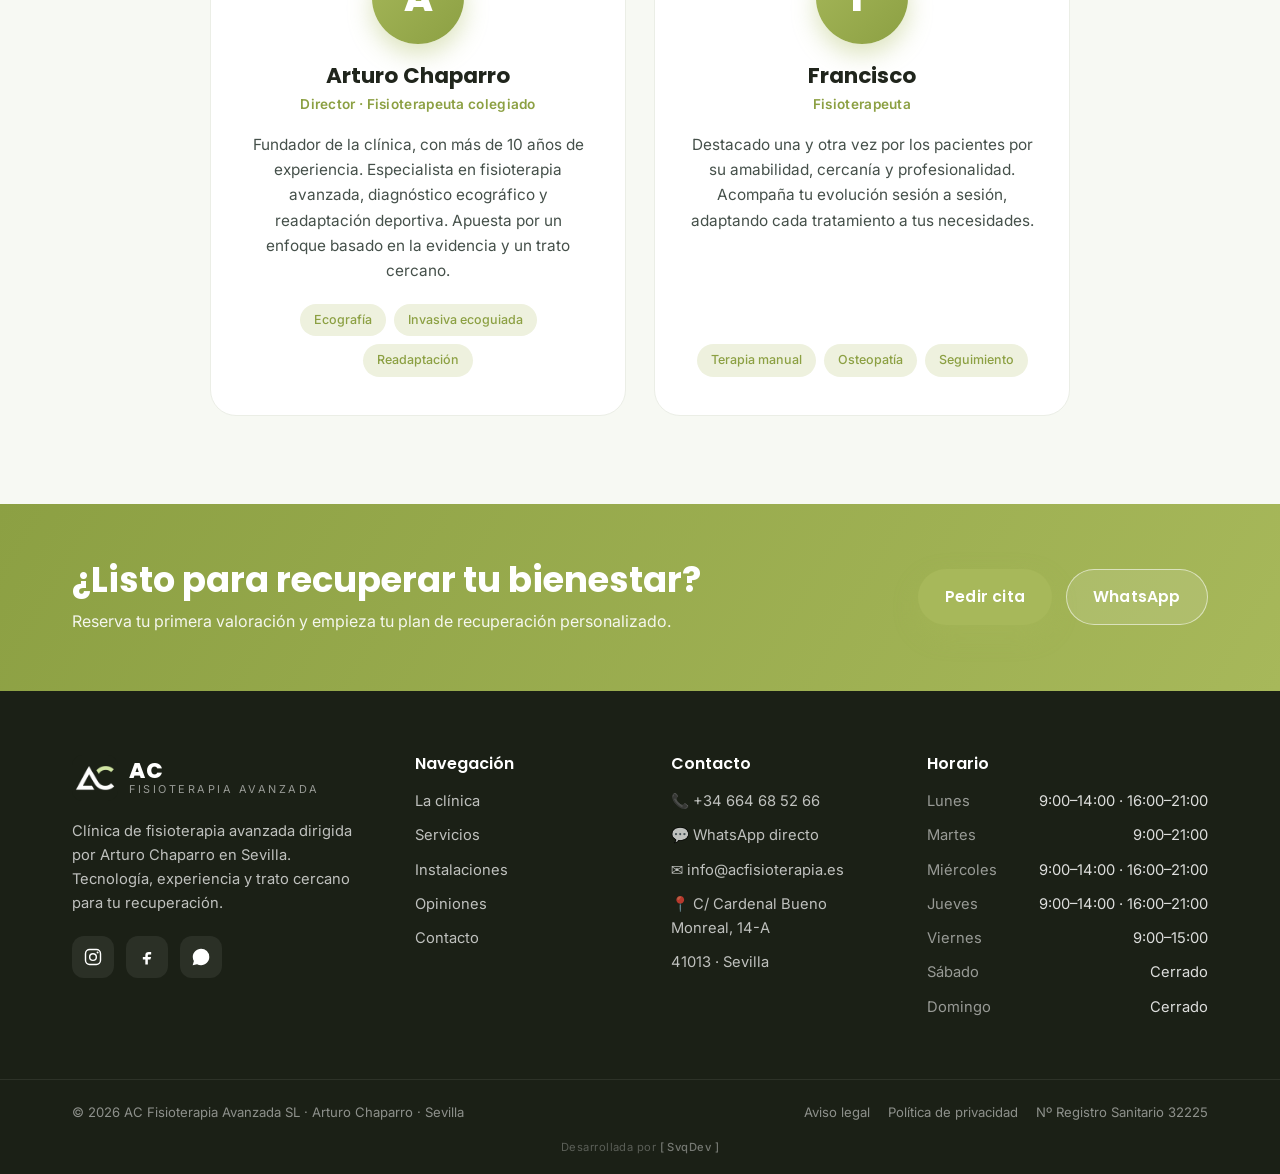
<file: equipo.html>
<!DOCTYPE html>
<html lang="es">
<head>
  <meta charset="UTF-8" />
  <meta name="viewport" content="width=device-width, initial-scale=1.0" />
  <meta name="description" content="Conoce AC Fisioterapia Avanzada en Sevilla, dirigida por el fisioterapeuta Arturo Chaparro. Un equipo de profesionales colegiados con tecnología avanzada y trato cercano." />
  <title>La clínica y el equipo | AC Fisioterapia Avanzada · Sevilla</title>

  <link rel="icon" type="image/png" href="assets/favicon.png" />
  <link rel="apple-touch-icon" href="assets/favicon.png" />
  <meta name="theme-color" content="#a7b85a" />
  <link rel="canonical" href="https://www.acfisioterapia.es/equipo.html" />

  <meta property="og:type" content="website" />
  <meta property="og:site_name" content="AC Fisioterapia Avanzada" />
  <meta property="og:locale" content="es_ES" />
  <meta property="og:url" content="https://www.acfisioterapia.es/equipo.html" />
  <meta property="og:title" content="La clínica y el equipo | AC Fisioterapia Avanzada · Sevilla" />
  <meta property="og:description" content="Conoce AC Fisioterapia Avanzada en Sevilla, dirigida por el fisioterapeuta Arturo Chaparro. Un equipo de profesionales colegiados con tecnología avanzada y trato cercano." />
  <meta property="og:image" content="https://www.acfisioterapia.es/assets/logo-ac.png" />
  <meta name="twitter:card" content="summary_large_image" />
  <meta name="twitter:title" content="La clínica y el equipo | AC Fisioterapia Avanzada · Sevilla" />
  <meta name="twitter:description" content="Conoce AC Fisioterapia Avanzada en Sevilla, dirigida por el fisioterapeuta Arturo Chaparro. Un equipo de profesionales colegiados con tecnología avanzada y trato cercano." />
  <meta name="twitter:image" content="https://www.acfisioterapia.es/assets/logo-ac.png" />

  <script type="application/ld+json">
  {
    "@context": "https://schema.org",
    "@type": "BreadcrumbList",
    "itemListElement": [
      { "@type": "ListItem", "position": 1, "name": "Inicio", "item": "https://www.acfisioterapia.es/index.html" },
      { "@type": "ListItem", "position": 2, "name": "La clínica", "item": "https://www.acfisioterapia.es/equipo.html" }
    ]
  }
  </script>

  <link rel="preconnect" href="https://fonts.googleapis.com" />
  <link rel="preconnect" href="https://fonts.gstatic.com" crossorigin />
  <link href="https://fonts.googleapis.com/css2?family=Poppins:wght@400;500;600;700;800&family=Inter:wght@300;400;500;600&display=swap" rel="stylesheet" />
  <link rel="stylesheet" href="css/styles.css" />
</head>
<body>

  <header class="header" id="header">
    <div class="container header__inner">
      <a href="index.html" class="brand" aria-label="AC Fisioterapia Avanzada">
        <img class="brand__logo" src="assets/logo-mono-dark.webp" alt="" aria-hidden="true" />
        <span class="brand__text">
          <strong>AC</strong>
          <span class="brand__sub">Fisioterapia Avanzada</span>
        </span>
      </a>
      <nav class="nav" id="nav">
        <a href="index.html" class="nav__link">Inicio</a>
        <a href="equipo.html" class="nav__link nav__link--active">La clínica</a>
        <a href="servicios.html" class="nav__link">Servicios</a>
        <a href="instalaciones.html" class="nav__link">Instalaciones</a>
        <a href="opiniones.html" class="nav__link">Opiniones</a>
        <a href="contacto.html" class="nav__link">Contacto</a>
        <a href="contacto.html#cita" class="btn btn--primary btn--sm nav__cta">Pedir cita</a>
      </nav>
      <button class="nav-toggle" id="navToggle" aria-label="Abrir menú" aria-expanded="false">
        <span></span><span></span><span></span>
      </button>
    </div>
  </header>

  <section class="page-hero">
    <div class="container">
      <span class="page-hero__eyebrow">La clínica</span>
      <h1>Fisioterapia avanzada con un trato cercano</h1>
      <p>Conoce nuestra forma de trabajar y al equipo que cuidará de tu recuperación.</p>
      <p class="breadcrumb"><a href="index.html">Inicio</a> · La clínica</p>
    </div>
  </section>

  <section class="about section" id="clinica">
    <div class="container about__grid">
      <div class="about__media reveal">
        <img data-img="about" src="assets/sobre-clinica.webp" alt="Recepción de la Clínica Arturo Chaparro con el logotipo AC" loading="lazy" />
        <div class="about__badge">
          <span class="about__badge-num">+10</span>
          <span class="about__badge-text">años cuidando de tu salud</span>
        </div>
      </div>

      <div class="about__content reveal reveal--delay">
        <span class="section__eyebrow">Sobre nosotros</span>
        <h2 class="section__title">Fisioterapia avanzada con un trato cercano</h2>
        <p class="about__text">
          En <strong>AC Fisioterapia Avanzada</strong>, dirigida por el fisioterapeuta
          <strong>Arturo Chaparro</strong>, combinamos la última tecnología con una
          valoración minuciosa de cada paciente. Nuestro objetivo es claro: que recuperes
          tu movimiento y tu bienestar en el menor tiempo posible y de forma duradera.
        </p>
        <p class="about__text">
          Apostamos por un enfoque basado en la evidencia científica, planes 100%
          personalizados y un seguimiento real de tu evolución. Un espacio moderno,
          luminoso y diseñado para que te sientas en buenas manos.
        </p>

        <ul class="about__list">
          <li><span class="about__check">✓</span> Valoración funcional y ecográfica</li>
          <li><span class="about__check">✓</span> Tratamientos basados en la evidencia</li>
          <li><span class="about__check">✓</span> Tecnología de última generación</li>
          <li><span class="about__check">✓</span> Seguimiento personalizado de tu evolución</li>
        </ul>

        <div class="about__stats">
          <div class="about__stat">
            <span class="about__stat-num" data-bind="ratingStar">4,9★</span>
            <span class="about__stat-label" data-bind="reviewsLine">107 reseñas en Google</span>
          </div>
          <div class="about__stat">
            <span class="about__stat-num">+1.500</span>
            <span class="about__stat-label">Pacientes tratados</span>
          </div>
          <div class="about__stat">
            <span class="about__stat-num">14</span>
            <span class="about__stat-label">Servicios especializados</span>
          </div>
        </div>

        <a href="contacto.html#cita" class="btn btn--primary">Pedir cita</a>
      </div>
    </div>
  </section>

  <section class="team section section--soft" id="equipo">
    <div class="container">
      <div class="section__head reveal">
        <span class="section__eyebrow">Nuestro equipo</span>
        <h2 class="section__title">Profesionales que cuidan de ti</h2>
        <p class="section__lead">Un equipo de fisioterapeutas colegiados con formación continua y vocación por tu recuperación.</p>
      </div>

      <div class="team__grid" id="teamGrid"></div>
    </div>
  </section>

  <section class="cta-band">
    <div class="container cta-band__inner reveal">
      <div>
        <h2 class="cta-band__title">¿Listo para recuperar tu bienestar?</h2>
        <p class="cta-band__text">Reserva tu primera valoración y empieza tu plan de recuperación personalizado.</p>
      </div>
      <div class="cta-band__actions">
        <a href="contacto.html#cita" class="btn btn--primary">Pedir cita</a>
        <a href="https://wa.me/34664685266" target="_blank" rel="noopener" class="btn btn--ghost">WhatsApp</a>
      </div>
    </div>
  </section>

  <footer class="footer">
    <div class="container footer__grid">
      <div class="footer__col footer__brand">
        <a href="index.html" class="brand brand--footer" aria-label="AC Fisioterapia Avanzada">
          <img class="brand__logo" src="assets/favicon.png" alt="" aria-hidden="true" />
          <span class="brand__text">
            <strong>AC</strong>
            <span class="brand__sub">Fisioterapia Avanzada</span>
          </span>
        </a>
        <p class="footer__about">Clínica de fisioterapia avanzada dirigida por Arturo Chaparro en Sevilla. Tecnología, experiencia y trato cercano para tu recuperación.</p>
        <div class="footer__social">
          <a href="https://www.instagram.com/chaparrocastano/" target="_blank" rel="noopener" aria-label="Instagram" data-social="instagram"><svg viewBox="0 0 24 24" width="20" height="20"><path fill="none" stroke="currentColor" stroke-width="1.7" d="M12 16a4 4 0 1 0 0-8 4 4 0 0 0 0 8Z"/><rect x="3" y="3" width="18" height="18" rx="5" fill="none" stroke="currentColor" stroke-width="1.7"/><circle cx="17.5" cy="6.5" r="1.2" fill="currentColor"/></svg></a>
          <a href="#" aria-label="Facebook"><svg viewBox="0 0 24 24" width="20" height="20"><path fill="currentColor" d="M14 9h3V6h-3a4 4 0 0 0-4 4v2H7v3h3v6h3v-6h3l1-3h-4v-2a1 1 0 0 1 1-1Z"/></svg></a>
          <a href="https://wa.me/34664685266" aria-label="WhatsApp"><svg viewBox="0 0 24 24" width="20" height="20"><path fill="currentColor" d="M12.04 2C6.58 2 2.13 6.45 2.13 11.91c0 1.75.46 3.45 1.32 4.95L2 22l5.25-1.38a9.9 9.9 0 0 0 4.79 1.22c5.46 0 9.91-4.45 9.91-9.91A9.86 9.86 0 0 0 12.04 2Zm4.52 11.99c-.25-.12-1.47-.72-1.69-.81-.23-.08-.39-.12-.56.13-.16.25-.64.81-.78.97-.14.17-.29.19-.54.06-.25-.12-1.05-.39-1.99-1.23-.74-.66-1.23-1.47-1.38-1.72-.14-.25-.02-.38.11-.51.11-.11.25-.29.37-.43.13-.14.17-.25.25-.41.08-.17.04-.31-.02-.43-.06-.12-.56-1.34-.76-1.84-.2-.48-.4-.42-.56-.43h-.48c-.16 0-.43.06-.66.31-.22.25-.86.85-.86 2.07 0 1.22.89 2.4 1.01 2.56.12.17 1.75 2.67 4.25 3.74.59.26 1.05.41 1.41.52.59.19 1.13.16 1.56.1.48-.07 1.47-.6 1.68-1.18.21-.58.21-1.07.14-1.18-.06-.1-.22-.16-.47-.28Z"/></svg></a>
        </div>
      </div>
      <div class="footer__col">
        <h3 class="footer__title">Navegación</h3>
        <ul class="footer__list">
          <li><a href="equipo.html">La clínica</a></li>
          <li><a href="servicios.html">Servicios</a></li>
          <li><a href="instalaciones.html">Instalaciones</a></li>
          <li><a href="opiniones.html">Opiniones</a></li>
          <li><a href="contacto.html">Contacto</a></li>
        </ul>
      </div>
      <div class="footer__col">
        <h3 class="footer__title">Contacto</h3>
        <ul class="footer__list">
          <li><a href="tel:+34664685266">📞 <span data-bind="phoneIntl">+34 664 68 52 66</span></a></li>
          <li><a href="https://wa.me/34664685266" target="_blank" rel="noopener">💬 WhatsApp directo</a></li>
          <li><a href="mailto:info@acfisioterapia.es">✉️ <span data-bind="email">info@acfisioterapia.es</span></a></li>
          <li>📍 <span data-bind="address">C/ Cardenal Bueno Monreal, 14-A</span></li>
          <li><span data-bind="city">41013 · Sevilla</span></li>
        </ul>
      </div>
      <div class="footer__col">
        <h3 class="footer__title">Horario</h3>
        <ul class="footer__list footer__hours" data-bind="hours">
          <li><span>Lunes</span><span>9:00–14:00 · 16:00–21:00</span></li>
          <li><span>Martes</span><span>9:00–21:00</span></li>
          <li><span>Miércoles</span><span>9:00–14:00 · 16:00–21:00</span></li>
          <li><span>Jueves</span><span>9:00–14:00 · 16:00–21:00</span></li>
          <li><span>Viernes</span><span>9:00–15:00</span></li>
          <li><span>Sábado</span><span>Cerrado</span></li>
          <li><span>Domingo</span><span>Cerrado</span></li>
        </ul>
      </div>
    </div>
    <div class="footer__bottom">
      <div class="container footer__bottom-inner">
        <span>© <span id="year"></span> AC Fisioterapia Avanzada SL · Arturo Chaparro · Sevilla</span>
        <span class="footer__legal">
          <a href="aviso-legal.html">Aviso legal</a>
          <a href="privacidad.html">Política de privacidad</a>
          <span>Nº Registro Sanitario 32225</span>
        </span>
      </div>
      <p class="footer__credit">Desarrollada por <span>[ SvqDev ]</span></p>
    </div>
  </footer>

  <a href="https://wa.me/34664685266" class="whatsapp-float" target="_blank" rel="noopener" aria-label="Escríbenos por WhatsApp">
    <svg viewBox="0 0 24 24" width="28" height="28"><path fill="currentColor" d="M12.04 2C6.58 2 2.13 6.45 2.13 11.91c0 1.75.46 3.45 1.32 4.95L2 22l5.25-1.38a9.9 9.9 0 0 0 4.79 1.22c5.46 0 9.91-4.45 9.91-9.91A9.86 9.86 0 0 0 12.04 2Zm4.52 11.99c-.25-.12-1.47-.72-1.69-.81-.23-.08-.39-.12-.56.13-.16.25-.64.81-.78.97-.14.17-.29.19-.54.06-.25-.12-1.05-.39-1.99-1.23-.74-.66-1.23-1.47-1.38-1.72-.14-.25-.02-.38.11-.51.11-.11.25-.29.37-.43.13-.14.17-.25.25-.41.08-.17.04-.31-.02-.43-.06-.12-.56-1.34-.76-1.84-.2-.48-.4-.42-.56-.43h-.48c-.16 0-.43.06-.66.31-.22.25-.86.85-.86 2.07 0 1.22.89 2.4 1.01 2.56.12.17 1.75 2.67 4.25 3.74.59.26 1.05.41 1.41.52.59.19 1.13.16 1.56.1.48-.07 1.47-.6 1.68-1.18.21-.58.21-1.07.14-1.18-.06-.1-.22-.16-.47-.28Z"/></svg>
  </a>

  <div class="cookies" id="cookies" role="dialog" aria-live="polite" aria-label="Aviso de cookies" hidden>
    <div class="cookies__inner">
      <div class="cookies__text">
        <strong>🍪 Usamos cookies</strong>
        <p>Este sitio solo utiliza cookies técnicas y de servicios de terceros (Google Fonts y Maps). No usamos cookies de seguimiento ni publicidad. Más info en nuestra <a href="privacidad.html">política de privacidad</a>.</p>
      </div>
      <div class="cookies__actions">
        <button type="button" class="btn btn--outline btn--sm" id="cookiesReject">Rechazar</button>
        <button type="button" class="btn btn--primary btn--sm" id="cookiesAccept">Aceptar</button>
      </div>
    </div>
  </div>

  <script src="js/site-data.js"></script>
  <script src="js/main.js"></script>
</body>
</html>
</file>
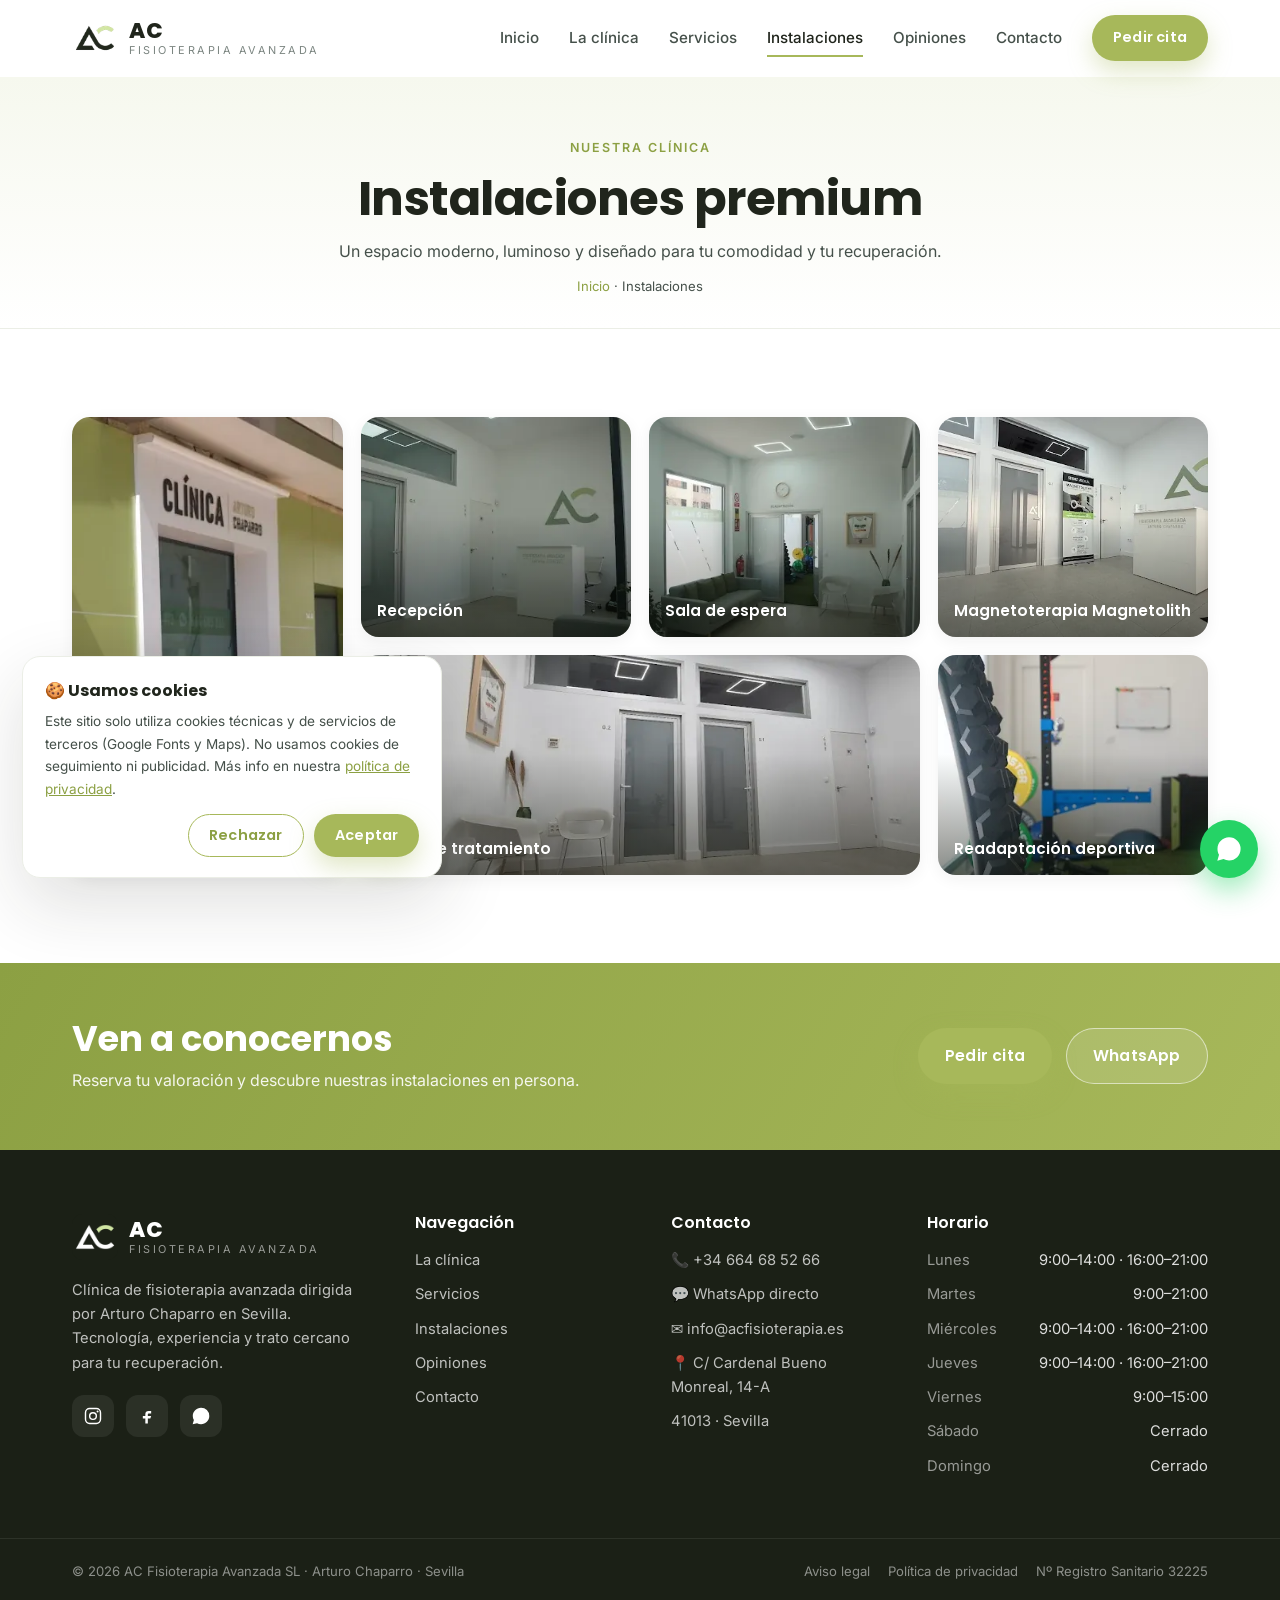
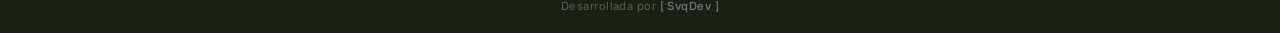
<file: instalaciones.html>
<!DOCTYPE html>
<html lang="es">
<head>
  <meta charset="UTF-8" />
  <meta name="viewport" content="width=device-width, initial-scale=1.0" />
  <meta name="description" content="Instalaciones de AC Fisioterapia Avanzada en Sevilla: un espacio moderno y luminoso con tecnología de última generación como el equipo Magnetolith." />
  <title>Instalaciones | AC Fisioterapia Avanzada · Sevilla</title>

  <link rel="icon" type="image/png" href="assets/favicon.png" />
  <link rel="apple-touch-icon" href="assets/favicon.png" />
  <meta name="theme-color" content="#a7b85a" />
  <link rel="canonical" href="https://www.acfisioterapia.es/instalaciones.html" />

  <meta property="og:type" content="website" />
  <meta property="og:site_name" content="AC Fisioterapia Avanzada" />
  <meta property="og:locale" content="es_ES" />
  <meta property="og:url" content="https://www.acfisioterapia.es/instalaciones.html" />
  <meta property="og:title" content="Instalaciones | AC Fisioterapia Avanzada · Sevilla" />
  <meta property="og:description" content="Instalaciones de AC Fisioterapia Avanzada en Sevilla: un espacio moderno y luminoso con tecnología de última generación como el equipo Magnetolith." />
  <meta property="og:image" content="https://www.acfisioterapia.es/assets/logo-ac.png" />
  <meta name="twitter:card" content="summary_large_image" />
  <meta name="twitter:title" content="Instalaciones | AC Fisioterapia Avanzada · Sevilla" />
  <meta name="twitter:description" content="Instalaciones de AC Fisioterapia Avanzada en Sevilla: un espacio moderno y luminoso con tecnología de última generación como el equipo Magnetolith." />
  <meta name="twitter:image" content="https://www.acfisioterapia.es/assets/logo-ac.png" />

  <script type="application/ld+json">
  {
    "@context": "https://schema.org",
    "@type": "BreadcrumbList",
    "itemListElement": [
      { "@type": "ListItem", "position": 1, "name": "Inicio", "item": "https://www.acfisioterapia.es/index.html" },
      { "@type": "ListItem", "position": 2, "name": "Instalaciones", "item": "https://www.acfisioterapia.es/instalaciones.html" }
    ]
  }
  </script>

  <link rel="preconnect" href="https://fonts.googleapis.com" />
  <link rel="preconnect" href="https://fonts.gstatic.com" crossorigin />
  <link href="https://fonts.googleapis.com/css2?family=Poppins:wght@400;500;600;700;800&family=Inter:wght@300;400;500;600&display=swap" rel="stylesheet" />
  <link rel="stylesheet" href="css/styles.css" />
</head>
<body>

  <header class="header" id="header">
    <div class="container header__inner">
      <a href="index.html" class="brand" aria-label="AC Fisioterapia Avanzada">
        <img class="brand__logo" src="assets/logo-mono-dark.webp" alt="" aria-hidden="true" />
        <span class="brand__text">
          <strong>AC</strong>
          <span class="brand__sub">Fisioterapia Avanzada</span>
        </span>
      </a>
      <nav class="nav" id="nav">
        <a href="index.html" class="nav__link">Inicio</a>
        <a href="equipo.html" class="nav__link">La clínica</a>
        <a href="servicios.html" class="nav__link">Servicios</a>
        <a href="instalaciones.html" class="nav__link nav__link--active">Instalaciones</a>
        <a href="opiniones.html" class="nav__link">Opiniones</a>
        <a href="contacto.html" class="nav__link">Contacto</a>
        <a href="contacto.html#cita" class="btn btn--primary btn--sm nav__cta">Pedir cita</a>
      </nav>
      <button class="nav-toggle" id="navToggle" aria-label="Abrir menú" aria-expanded="false">
        <span></span><span></span><span></span>
      </button>
    </div>
  </header>

  <section class="page-hero">
    <div class="container">
      <span class="page-hero__eyebrow">Nuestra clínica</span>
      <h1>Instalaciones premium</h1>
      <p>Un espacio moderno, luminoso y diseñado para tu comodidad y tu recuperación.</p>
      <p class="breadcrumb"><a href="index.html">Inicio</a> · Instalaciones</p>
    </div>
  </section>

  <section class="facilities section">
    <div class="container">
      <div class="gallery" id="galleryGrid"></div>
    </div>
  </section>

  <section class="cta-band">
    <div class="container cta-band__inner reveal">
      <div>
        <h2 class="cta-band__title">Ven a conocernos</h2>
        <p class="cta-band__text">Reserva tu valoración y descubre nuestras instalaciones en persona.</p>
      </div>
      <div class="cta-band__actions">
        <a href="contacto.html#cita" class="btn btn--primary">Pedir cita</a>
        <a href="https://wa.me/34664685266" target="_blank" rel="noopener" class="btn btn--ghost">WhatsApp</a>
      </div>
    </div>
  </section>

  <footer class="footer">
    <div class="container footer__grid">
      <div class="footer__col footer__brand">
        <a href="index.html" class="brand brand--footer" aria-label="AC Fisioterapia Avanzada">
          <img class="brand__logo" src="assets/favicon.png" alt="" aria-hidden="true" />
          <span class="brand__text">
            <strong>AC</strong>
            <span class="brand__sub">Fisioterapia Avanzada</span>
          </span>
        </a>
        <p class="footer__about">Clínica de fisioterapia avanzada dirigida por Arturo Chaparro en Sevilla. Tecnología, experiencia y trato cercano para tu recuperación.</p>
        <div class="footer__social">
          <a href="https://www.instagram.com/chaparrocastano/" target="_blank" rel="noopener" aria-label="Instagram" data-social="instagram"><svg viewBox="0 0 24 24" width="20" height="20"><path fill="none" stroke="currentColor" stroke-width="1.7" d="M12 16a4 4 0 1 0 0-8 4 4 0 0 0 0 8Z"/><rect x="3" y="3" width="18" height="18" rx="5" fill="none" stroke="currentColor" stroke-width="1.7"/><circle cx="17.5" cy="6.5" r="1.2" fill="currentColor"/></svg></a>
          <a href="#" aria-label="Facebook"><svg viewBox="0 0 24 24" width="20" height="20"><path fill="currentColor" d="M14 9h3V6h-3a4 4 0 0 0-4 4v2H7v3h3v6h3v-6h3l1-3h-4v-2a1 1 0 0 1 1-1Z"/></svg></a>
          <a href="https://wa.me/34664685266" aria-label="WhatsApp"><svg viewBox="0 0 24 24" width="20" height="20"><path fill="currentColor" d="M12.04 2C6.58 2 2.13 6.45 2.13 11.91c0 1.75.46 3.45 1.32 4.95L2 22l5.25-1.38a9.9 9.9 0 0 0 4.79 1.22c5.46 0 9.91-4.45 9.91-9.91A9.86 9.86 0 0 0 12.04 2Zm4.52 11.99c-.25-.12-1.47-.72-1.69-.81-.23-.08-.39-.12-.56.13-.16.25-.64.81-.78.97-.14.17-.29.19-.54.06-.25-.12-1.05-.39-1.99-1.23-.74-.66-1.23-1.47-1.38-1.72-.14-.25-.02-.38.11-.51.11-.11.25-.29.37-.43.13-.14.17-.25.25-.41.08-.17.04-.31-.02-.43-.06-.12-.56-1.34-.76-1.84-.2-.48-.4-.42-.56-.43h-.48c-.16 0-.43.06-.66.31-.22.25-.86.85-.86 2.07 0 1.22.89 2.4 1.01 2.56.12.17 1.75 2.67 4.25 3.74.59.26 1.05.41 1.41.52.59.19 1.13.16 1.56.1.48-.07 1.47-.6 1.68-1.18.21-.58.21-1.07.14-1.18-.06-.1-.22-.16-.47-.28Z"/></svg></a>
        </div>
      </div>
      <div class="footer__col">
        <h3 class="footer__title">Navegación</h3>
        <ul class="footer__list">
          <li><a href="equipo.html">La clínica</a></li>
          <li><a href="servicios.html">Servicios</a></li>
          <li><a href="instalaciones.html">Instalaciones</a></li>
          <li><a href="opiniones.html">Opiniones</a></li>
          <li><a href="contacto.html">Contacto</a></li>
        </ul>
      </div>
      <div class="footer__col">
        <h3 class="footer__title">Contacto</h3>
        <ul class="footer__list">
          <li><a href="tel:+34664685266">📞 <span data-bind="phoneIntl">+34 664 68 52 66</span></a></li>
          <li><a href="https://wa.me/34664685266" target="_blank" rel="noopener">💬 WhatsApp directo</a></li>
          <li><a href="mailto:info@acfisioterapia.es">✉️ <span data-bind="email">info@acfisioterapia.es</span></a></li>
          <li>📍 <span data-bind="address">C/ Cardenal Bueno Monreal, 14-A</span></li>
          <li><span data-bind="city">41013 · Sevilla</span></li>
        </ul>
      </div>
      <div class="footer__col">
        <h3 class="footer__title">Horario</h3>
        <ul class="footer__list footer__hours" data-bind="hours">
          <li><span>Lunes</span><span>9:00–14:00 · 16:00–21:00</span></li>
          <li><span>Martes</span><span>9:00–21:00</span></li>
          <li><span>Miércoles</span><span>9:00–14:00 · 16:00–21:00</span></li>
          <li><span>Jueves</span><span>9:00–14:00 · 16:00–21:00</span></li>
          <li><span>Viernes</span><span>9:00–15:00</span></li>
          <li><span>Sábado</span><span>Cerrado</span></li>
          <li><span>Domingo</span><span>Cerrado</span></li>
        </ul>
      </div>
    </div>
    <div class="footer__bottom">
      <div class="container footer__bottom-inner">
        <span>© <span id="year"></span> AC Fisioterapia Avanzada SL · Arturo Chaparro · Sevilla</span>
        <span class="footer__legal">
          <a href="aviso-legal.html">Aviso legal</a>
          <a href="privacidad.html">Política de privacidad</a>
          <span>Nº Registro Sanitario 32225</span>
        </span>
      </div>
      <p class="footer__credit">Desarrollada por <span>[ SvqDev ]</span></p>
    </div>
  </footer>

  <a href="https://wa.me/34664685266" class="whatsapp-float" target="_blank" rel="noopener" aria-label="Escríbenos por WhatsApp">
    <svg viewBox="0 0 24 24" width="28" height="28"><path fill="currentColor" d="M12.04 2C6.58 2 2.13 6.45 2.13 11.91c0 1.75.46 3.45 1.32 4.95L2 22l5.25-1.38a9.9 9.9 0 0 0 4.79 1.22c5.46 0 9.91-4.45 9.91-9.91A9.86 9.86 0 0 0 12.04 2Zm4.52 11.99c-.25-.12-1.47-.72-1.69-.81-.23-.08-.39-.12-.56.13-.16.25-.64.81-.78.97-.14.17-.29.19-.54.06-.25-.12-1.05-.39-1.99-1.23-.74-.66-1.23-1.47-1.38-1.72-.14-.25-.02-.38.11-.51.11-.11.25-.29.37-.43.13-.14.17-.25.25-.41.08-.17.04-.31-.02-.43-.06-.12-.56-1.34-.76-1.84-.2-.48-.4-.42-.56-.43h-.48c-.16 0-.43.06-.66.31-.22.25-.86.85-.86 2.07 0 1.22.89 2.4 1.01 2.56.12.17 1.75 2.67 4.25 3.74.59.26 1.05.41 1.41.52.59.19 1.13.16 1.56.1.48-.07 1.47-.6 1.68-1.18.21-.58.21-1.07.14-1.18-.06-.1-.22-.16-.47-.28Z"/></svg>
  </a>

  <div class="cookies" id="cookies" role="dialog" aria-live="polite" aria-label="Aviso de cookies" hidden>
    <div class="cookies__inner">
      <div class="cookies__text">
        <strong>🍪 Usamos cookies</strong>
        <p>Este sitio solo utiliza cookies técnicas y de servicios de terceros (Google Fonts y Maps). No usamos cookies de seguimiento ni publicidad. Más info en nuestra <a href="privacidad.html">política de privacidad</a>.</p>
      </div>
      <div class="cookies__actions">
        <button type="button" class="btn btn--outline btn--sm" id="cookiesReject">Rechazar</button>
        <button type="button" class="btn btn--primary btn--sm" id="cookiesAccept">Aceptar</button>
      </div>
    </div>
  </div>

  <script src="js/site-data.js"></script>
  <script src="js/main.js"></script>
</body>
</html>
</file>
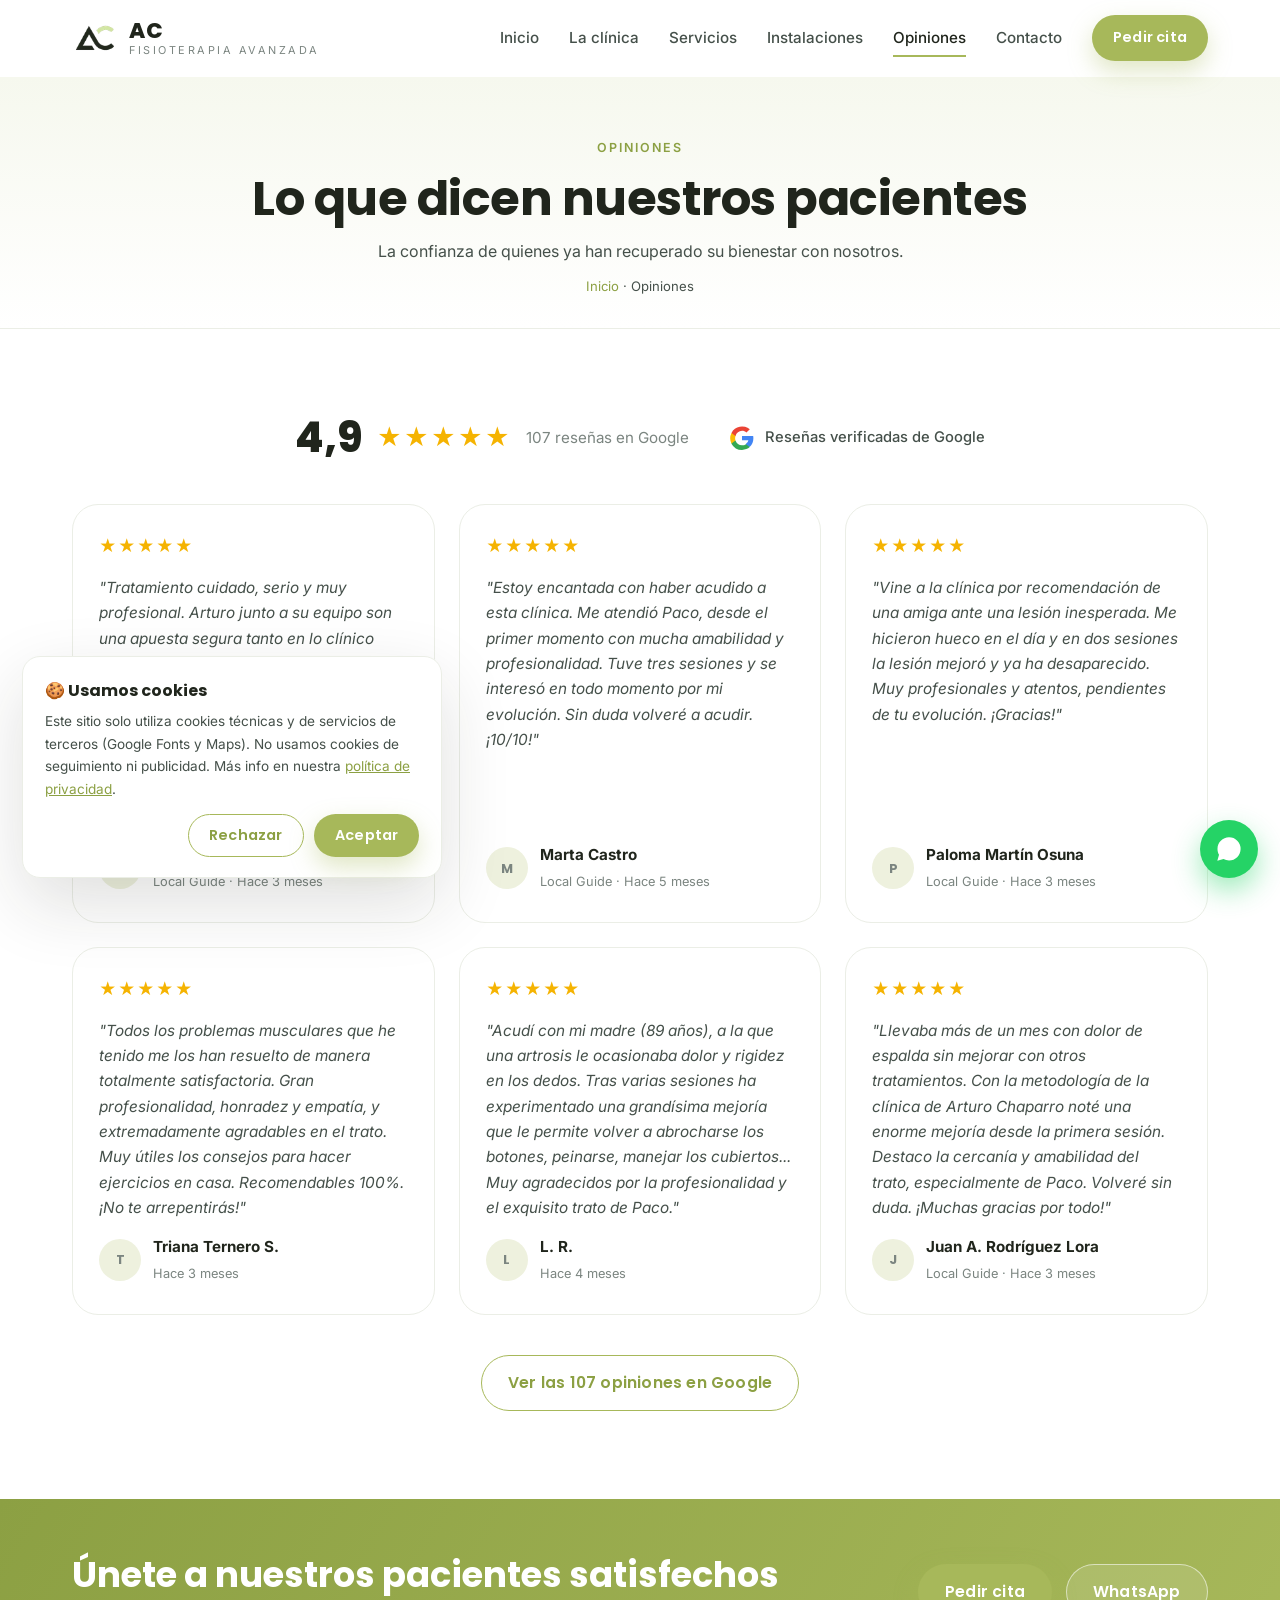
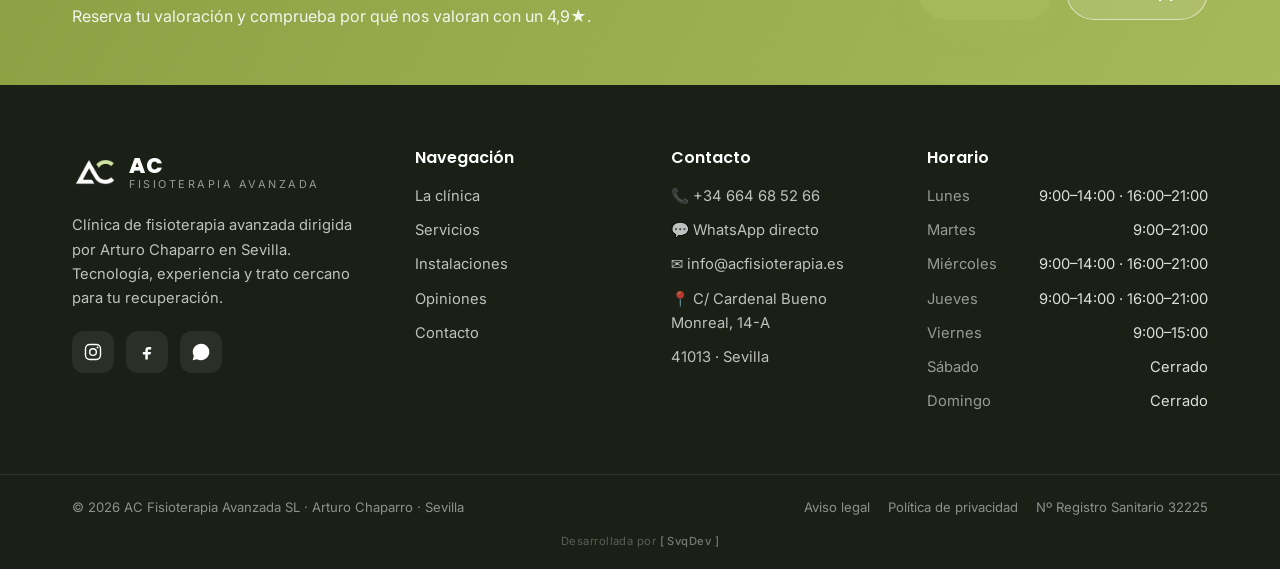
<file: opiniones.html>
<!DOCTYPE html>
<html lang="es">
<head>
  <meta charset="UTF-8" />
  <meta name="viewport" content="width=device-width, initial-scale=1.0" />
  <meta name="description" content="Opiniones reales de pacientes de AC Fisioterapia Avanzada en Sevilla: 4,9★ con 107 reseñas verificadas en Google." />
  <title>Opiniones | AC Fisioterapia Avanzada · Sevilla</title>

  <link rel="icon" type="image/png" href="assets/favicon.png" />
  <link rel="apple-touch-icon" href="assets/favicon.png" />
  <meta name="theme-color" content="#a7b85a" />
  <link rel="canonical" href="https://www.acfisioterapia.es/opiniones.html" />

  <meta property="og:type" content="website" />
  <meta property="og:site_name" content="AC Fisioterapia Avanzada" />
  <meta property="og:locale" content="es_ES" />
  <meta property="og:url" content="https://www.acfisioterapia.es/opiniones.html" />
  <meta property="og:title" content="Opiniones | AC Fisioterapia Avanzada · Sevilla" />
  <meta property="og:description" content="Opiniones reales de pacientes de AC Fisioterapia Avanzada en Sevilla: 4,9★ con 107 reseñas verificadas en Google." />
  <meta property="og:image" content="https://www.acfisioterapia.es/assets/logo-ac.png" />
  <meta name="twitter:card" content="summary_large_image" />
  <meta name="twitter:title" content="Opiniones | AC Fisioterapia Avanzada · Sevilla" />
  <meta name="twitter:description" content="Opiniones reales de pacientes de AC Fisioterapia Avanzada en Sevilla: 4,9★ con 107 reseñas verificadas en Google." />
  <meta name="twitter:image" content="https://www.acfisioterapia.es/assets/logo-ac.png" />

  <script type="application/ld+json">
  {
    "@context": "https://schema.org",
    "@type": "BreadcrumbList",
    "itemListElement": [
      { "@type": "ListItem", "position": 1, "name": "Inicio", "item": "https://www.acfisioterapia.es/index.html" },
      { "@type": "ListItem", "position": 2, "name": "Opiniones", "item": "https://www.acfisioterapia.es/opiniones.html" }
    ]
  }
  </script>

  <link rel="preconnect" href="https://fonts.googleapis.com" />
  <link rel="preconnect" href="https://fonts.gstatic.com" crossorigin />
  <link href="https://fonts.googleapis.com/css2?family=Poppins:wght@400;500;600;700;800&family=Inter:wght@300;400;500;600&display=swap" rel="stylesheet" />
  <link rel="stylesheet" href="css/styles.css" />
</head>
<body>

  <header class="header" id="header">
    <div class="container header__inner">
      <a href="index.html" class="brand" aria-label="AC Fisioterapia Avanzada">
        <img class="brand__logo" src="assets/logo-mono-dark.webp" alt="" aria-hidden="true" />
        <span class="brand__text">
          <strong>AC</strong>
          <span class="brand__sub">Fisioterapia Avanzada</span>
        </span>
      </a>
      <nav class="nav" id="nav">
        <a href="index.html" class="nav__link">Inicio</a>
        <a href="equipo.html" class="nav__link">La clínica</a>
        <a href="servicios.html" class="nav__link">Servicios</a>
        <a href="instalaciones.html" class="nav__link">Instalaciones</a>
        <a href="opiniones.html" class="nav__link nav__link--active">Opiniones</a>
        <a href="contacto.html" class="nav__link">Contacto</a>
        <a href="contacto.html#cita" class="btn btn--primary btn--sm nav__cta">Pedir cita</a>
      </nav>
      <button class="nav-toggle" id="navToggle" aria-label="Abrir menú" aria-expanded="false">
        <span></span><span></span><span></span>
      </button>
    </div>
  </header>

  <section class="page-hero">
    <div class="container">
      <span class="page-hero__eyebrow">Opiniones</span>
      <h1>Lo que dicen nuestros pacientes</h1>
      <p>La confianza de quienes ya han recuperado su bienestar con nosotros.</p>
      <p class="breadcrumb"><a href="index.html">Inicio</a> · Opiniones</p>
    </div>
  </section>

  <section class="reviews section">
    <div class="container">
      <div class="reviews__summary reveal">
        <div class="reviews__score">
          <span class="reviews__num" data-bind="rating">4,9</span>
          <span class="reviews__stars" aria-label="Valoración media">★★★★★</span>
          <span class="reviews__count" data-bind="reviewsLine">107 reseñas en Google</span>
        </div>
        <div class="reviews__google">
          <svg viewBox="0 0 24 24" width="26" height="26" aria-hidden="true"><path fill="#4285F4" d="M22.5 12.2c0-.7-.1-1.4-.2-2H12v3.9h5.9a5 5 0 0 1-2.2 3.3v2.7h3.6c2.1-1.9 3.2-4.8 3.2-7.9Z"/><path fill="#34A853" d="M12 23c2.9 0 5.4-1 7.2-2.6l-3.6-2.7c-1 .7-2.3 1.1-3.6 1.1-2.8 0-5.1-1.9-6-4.4H2.3v2.8A11 11 0 0 0 12 23Z"/><path fill="#FBBC05" d="M6 14.3a6.6 6.6 0 0 1 0-4.2V7.3H2.3a11 11 0 0 0 0 9.8L6 14.3Z"/><path fill="#EA4335" d="M12 5.4c1.6 0 3 .6 4.1 1.6l3.1-3.1A11 11 0 0 0 2.3 7.3L6 10.1c.9-2.6 3.2-4.7 6-4.7Z"/></svg>
          <span>Reseñas verificadas de Google</span>
        </div>
      </div>

      <div class="reviews__grid" id="reviewsGrid"></div>

      <div class="reviews__cta reveal">
        <a href="https://www.google.com/search?q=CL%C3%8DNICA+FISIOTERAPIA+AVANZADA+ARTURO+CHAPARRO+Rese%C3%B1as" target="_blank" rel="noopener" class="btn btn--outline" data-bind="reviewsCta">Ver las 107 opiniones en Google</a>
      </div>
    </div>
  </section>

  <section class="cta-band">
    <div class="container cta-band__inner reveal">
      <div>
        <h2 class="cta-band__title">Únete a nuestros pacientes satisfechos</h2>
        <p class="cta-band__text">Reserva tu valoración y comprueba por qué nos valoran con un 4,9★.</p>
      </div>
      <div class="cta-band__actions">
        <a href="contacto.html#cita" class="btn btn--primary">Pedir cita</a>
        <a href="https://wa.me/34664685266" target="_blank" rel="noopener" class="btn btn--ghost">WhatsApp</a>
      </div>
    </div>
  </section>

  <footer class="footer">
    <div class="container footer__grid">
      <div class="footer__col footer__brand">
        <a href="index.html" class="brand brand--footer" aria-label="AC Fisioterapia Avanzada">
          <img class="brand__logo" src="assets/favicon.png" alt="" aria-hidden="true" />
          <span class="brand__text">
            <strong>AC</strong>
            <span class="brand__sub">Fisioterapia Avanzada</span>
          </span>
        </a>
        <p class="footer__about">Clínica de fisioterapia avanzada dirigida por Arturo Chaparro en Sevilla. Tecnología, experiencia y trato cercano para tu recuperación.</p>
        <div class="footer__social">
          <a href="https://www.instagram.com/chaparrocastano/" target="_blank" rel="noopener" aria-label="Instagram" data-social="instagram"><svg viewBox="0 0 24 24" width="20" height="20"><path fill="none" stroke="currentColor" stroke-width="1.7" d="M12 16a4 4 0 1 0 0-8 4 4 0 0 0 0 8Z"/><rect x="3" y="3" width="18" height="18" rx="5" fill="none" stroke="currentColor" stroke-width="1.7"/><circle cx="17.5" cy="6.5" r="1.2" fill="currentColor"/></svg></a>
          <a href="#" aria-label="Facebook"><svg viewBox="0 0 24 24" width="20" height="20"><path fill="currentColor" d="M14 9h3V6h-3a4 4 0 0 0-4 4v2H7v3h3v6h3v-6h3l1-3h-4v-2a1 1 0 0 1 1-1Z"/></svg></a>
          <a href="https://wa.me/34664685266" aria-label="WhatsApp"><svg viewBox="0 0 24 24" width="20" height="20"><path fill="currentColor" d="M12.04 2C6.58 2 2.13 6.45 2.13 11.91c0 1.75.46 3.45 1.32 4.95L2 22l5.25-1.38a9.9 9.9 0 0 0 4.79 1.22c5.46 0 9.91-4.45 9.91-9.91A9.86 9.86 0 0 0 12.04 2Zm4.52 11.99c-.25-.12-1.47-.72-1.69-.81-.23-.08-.39-.12-.56.13-.16.25-.64.81-.78.97-.14.17-.29.19-.54.06-.25-.12-1.05-.39-1.99-1.23-.74-.66-1.23-1.47-1.38-1.72-.14-.25-.02-.38.11-.51.11-.11.25-.29.37-.43.13-.14.17-.25.25-.41.08-.17.04-.31-.02-.43-.06-.12-.56-1.34-.76-1.84-.2-.48-.4-.42-.56-.43h-.48c-.16 0-.43.06-.66.31-.22.25-.86.85-.86 2.07 0 1.22.89 2.4 1.01 2.56.12.17 1.75 2.67 4.25 3.74.59.26 1.05.41 1.41.52.59.19 1.13.16 1.56.1.48-.07 1.47-.6 1.68-1.18.21-.58.21-1.07.14-1.18-.06-.1-.22-.16-.47-.28Z"/></svg></a>
        </div>
      </div>
      <div class="footer__col">
        <h3 class="footer__title">Navegación</h3>
        <ul class="footer__list">
          <li><a href="equipo.html">La clínica</a></li>
          <li><a href="servicios.html">Servicios</a></li>
          <li><a href="instalaciones.html">Instalaciones</a></li>
          <li><a href="opiniones.html">Opiniones</a></li>
          <li><a href="contacto.html">Contacto</a></li>
        </ul>
      </div>
      <div class="footer__col">
        <h3 class="footer__title">Contacto</h3>
        <ul class="footer__list">
          <li><a href="tel:+34664685266">📞 <span data-bind="phoneIntl">+34 664 68 52 66</span></a></li>
          <li><a href="https://wa.me/34664685266" target="_blank" rel="noopener">💬 WhatsApp directo</a></li>
          <li><a href="mailto:info@acfisioterapia.es">✉️ <span data-bind="email">info@acfisioterapia.es</span></a></li>
          <li>📍 <span data-bind="address">C/ Cardenal Bueno Monreal, 14-A</span></li>
          <li><span data-bind="city">41013 · Sevilla</span></li>
        </ul>
      </div>
      <div class="footer__col">
        <h3 class="footer__title">Horario</h3>
        <ul class="footer__list footer__hours" data-bind="hours">
          <li><span>Lunes</span><span>9:00–14:00 · 16:00–21:00</span></li>
          <li><span>Martes</span><span>9:00–21:00</span></li>
          <li><span>Miércoles</span><span>9:00–14:00 · 16:00–21:00</span></li>
          <li><span>Jueves</span><span>9:00–14:00 · 16:00–21:00</span></li>
          <li><span>Viernes</span><span>9:00–15:00</span></li>
          <li><span>Sábado</span><span>Cerrado</span></li>
          <li><span>Domingo</span><span>Cerrado</span></li>
        </ul>
      </div>
    </div>
    <div class="footer__bottom">
      <div class="container footer__bottom-inner">
        <span>© <span id="year"></span> AC Fisioterapia Avanzada SL · Arturo Chaparro · Sevilla</span>
        <span class="footer__legal">
          <a href="aviso-legal.html">Aviso legal</a>
          <a href="privacidad.html">Política de privacidad</a>
          <span>Nº Registro Sanitario 32225</span>
        </span>
      </div>
      <p class="footer__credit">Desarrollada por <span>[ SvqDev ]</span></p>
    </div>
  </footer>

  <a href="https://wa.me/34664685266" class="whatsapp-float" target="_blank" rel="noopener" aria-label="Escríbenos por WhatsApp">
    <svg viewBox="0 0 24 24" width="28" height="28"><path fill="currentColor" d="M12.04 2C6.58 2 2.13 6.45 2.13 11.91c0 1.75.46 3.45 1.32 4.95L2 22l5.25-1.38a9.9 9.9 0 0 0 4.79 1.22c5.46 0 9.91-4.45 9.91-9.91A9.86 9.86 0 0 0 12.04 2Zm4.52 11.99c-.25-.12-1.47-.72-1.69-.81-.23-.08-.39-.12-.56.13-.16.25-.64.81-.78.97-.14.17-.29.19-.54.06-.25-.12-1.05-.39-1.99-1.23-.74-.66-1.23-1.47-1.38-1.72-.14-.25-.02-.38.11-.51.11-.11.25-.29.37-.43.13-.14.17-.25.25-.41.08-.17.04-.31-.02-.43-.06-.12-.56-1.34-.76-1.84-.2-.48-.4-.42-.56-.43h-.48c-.16 0-.43.06-.66.31-.22.25-.86.85-.86 2.07 0 1.22.89 2.4 1.01 2.56.12.17 1.75 2.67 4.25 3.74.59.26 1.05.41 1.41.52.59.19 1.13.16 1.56.1.48-.07 1.47-.6 1.68-1.18.21-.58.21-1.07.14-1.18-.06-.1-.22-.16-.47-.28Z"/></svg>
  </a>

  <div class="cookies" id="cookies" role="dialog" aria-live="polite" aria-label="Aviso de cookies" hidden>
    <div class="cookies__inner">
      <div class="cookies__text">
        <strong>🍪 Usamos cookies</strong>
        <p>Este sitio solo utiliza cookies técnicas y de servicios de terceros (Google Fonts y Maps). No usamos cookies de seguimiento ni publicidad. Más info en nuestra <a href="privacidad.html">política de privacidad</a>.</p>
      </div>
      <div class="cookies__actions">
        <button type="button" class="btn btn--outline btn--sm" id="cookiesReject">Rechazar</button>
        <button type="button" class="btn btn--primary btn--sm" id="cookiesAccept">Aceptar</button>
      </div>
    </div>
  </div>

  <script src="js/site-data.js"></script>
  <script src="js/main.js"></script>
</body>
</html>
</file>
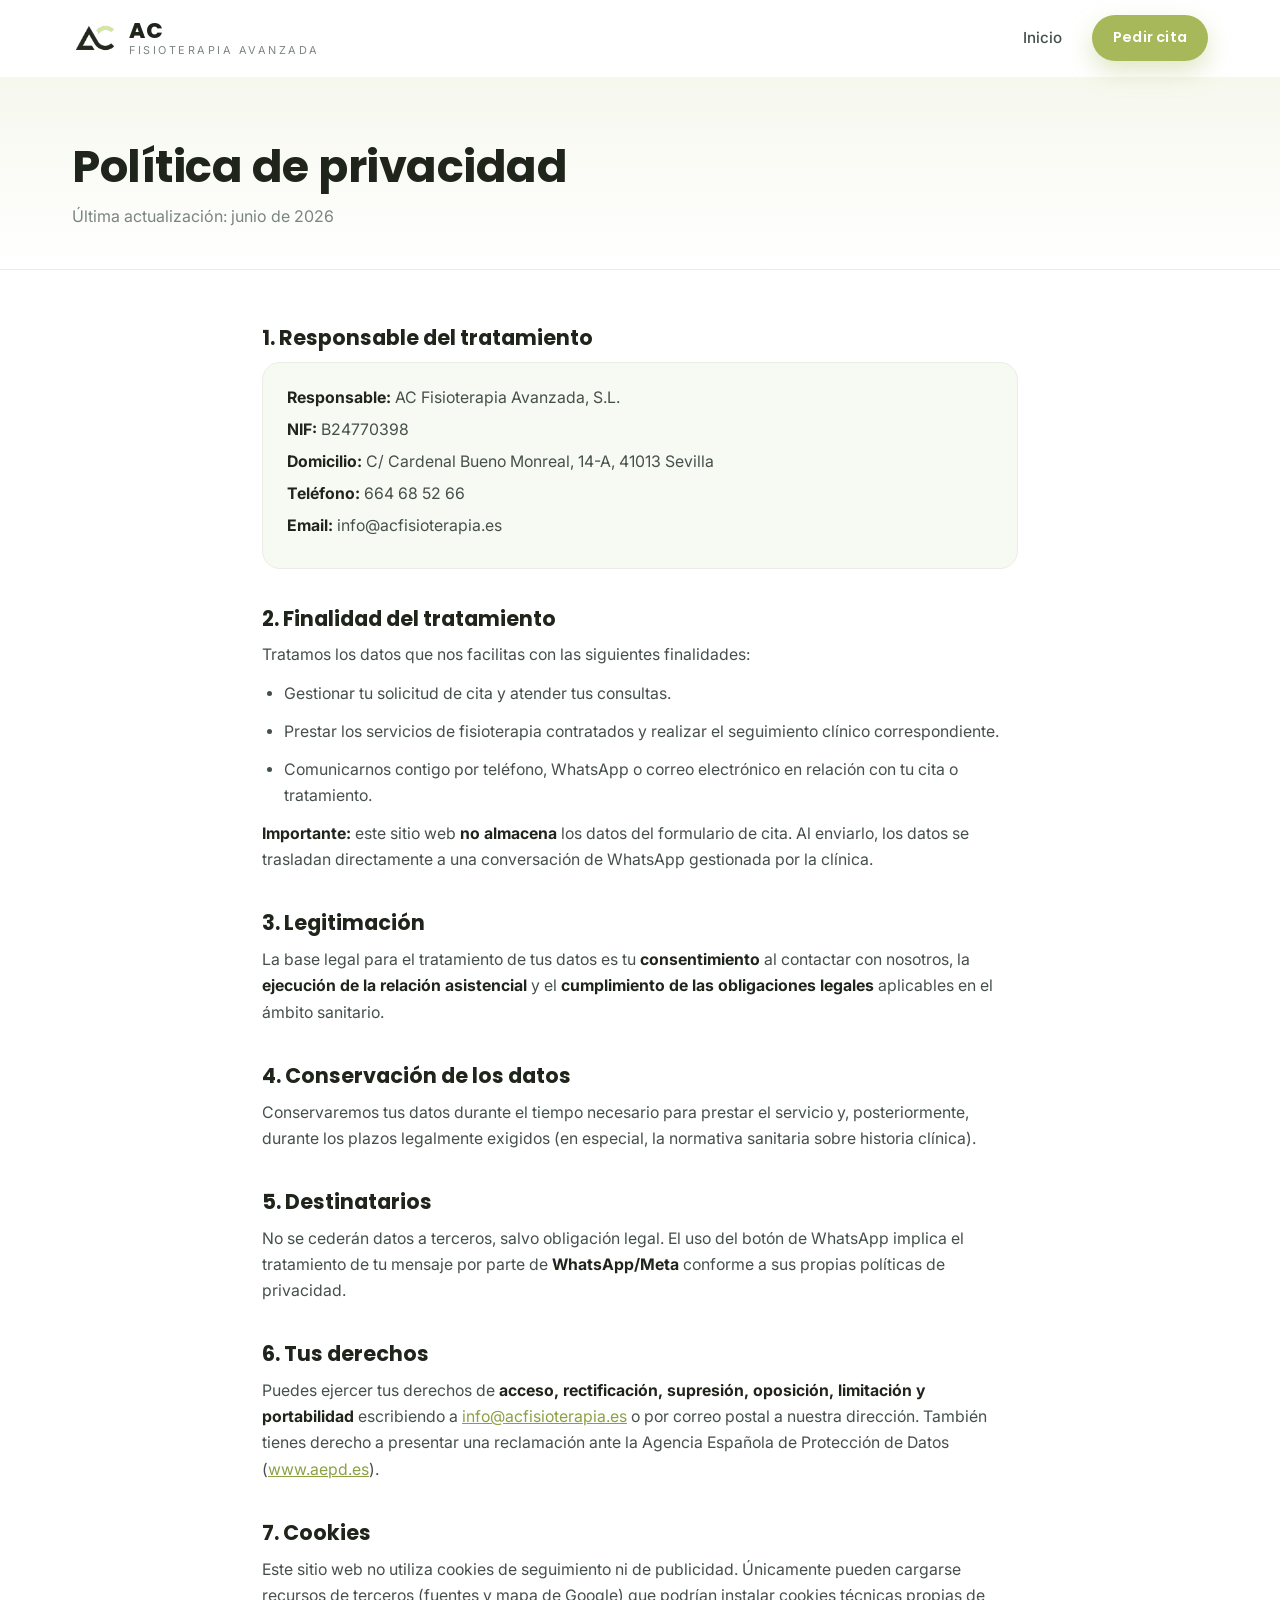
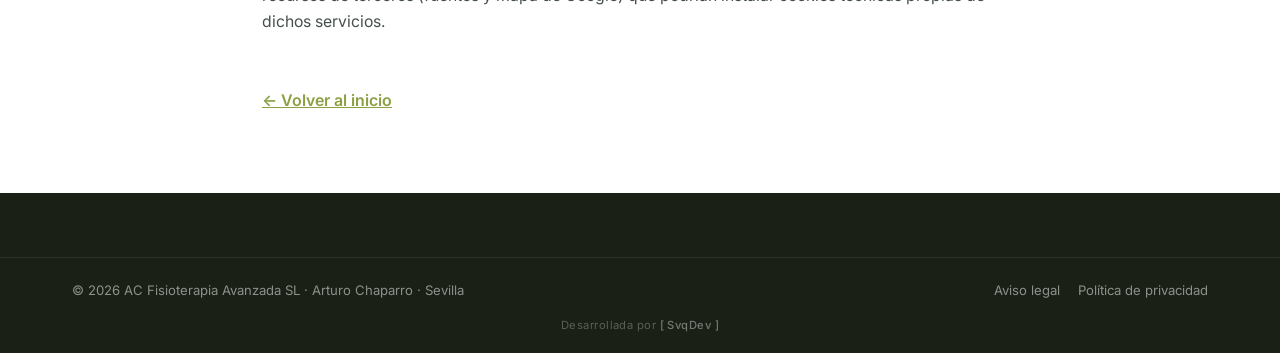
<file: privacidad.html>
<!DOCTYPE html>
<html lang="es">
<head>
  <meta charset="UTF-8" />
  <meta name="viewport" content="width=device-width, initial-scale=1.0" />
  <meta name="robots" content="noindex, follow" />
  <meta name="description" content="Política de privacidad de AC Fisioterapia Avanzada SL · Arturo Chaparro, Sevilla." />
  <title>Política de privacidad | AC Fisioterapia Avanzada</title>

  <link rel="icon" type="image/png" href="assets/favicon.png" />
  <link rel="preconnect" href="https://fonts.googleapis.com" />
  <link rel="preconnect" href="https://fonts.gstatic.com" crossorigin />
  <link href="https://fonts.googleapis.com/css2?family=Poppins:wght@400;500;600;700;800&family=Inter:wght@300;400;500;600&display=swap" rel="stylesheet" />
  <link rel="stylesheet" href="css/styles.css" />
</head>
<body>

  <header class="header">
    <div class="container header__inner">
      <a href="index.html" class="brand" aria-label="AC Fisioterapia Avanzada">
        <img class="brand__logo" src="assets/logo-mono-dark.webp" alt="" aria-hidden="true" />
        <span class="brand__text">
          <strong>AC</strong>
          <span class="brand__sub">Fisioterapia Avanzada</span>
        </span>
      </a>
      <nav class="nav">
        <a href="index.html" class="nav__link">Inicio</a>
        <a href="contacto.html#cita" class="btn btn--primary btn--sm nav__cta">Pedir cita</a>
      </nav>
    </div>
  </header>

  <section class="legal-hero">
    <div class="container">
      <h1>Política de privacidad</h1>
      <p>Última actualización: junio de 2026</p>
    </div>
  </section>

  <main class="legal">
    <div class="container legal__content">
      <h2>1. Responsable del tratamiento</h2>
      <div class="legal__data">
        <p><strong>Responsable:</strong> AC Fisioterapia Avanzada, S.L.</p>
        <p><strong>NIF:</strong> B24770398</p>
        <p><strong>Domicilio:</strong> C/ Cardenal Bueno Monreal, 14-A, 41013 Sevilla</p>
        <p><strong>Teléfono:</strong> 664 68 52 66</p>
        <p><strong>Email:</strong> info@acfisioterapia.es</p>
      </div>

      <h2>2. Finalidad del tratamiento</h2>
      <p>Tratamos los datos que nos facilitas con las siguientes finalidades:</p>
      <ul>
        <li>Gestionar tu solicitud de cita y atender tus consultas.</li>
        <li>Prestar los servicios de fisioterapia contratados y realizar el seguimiento clínico correspondiente.</li>
        <li>Comunicarnos contigo por teléfono, WhatsApp o correo electrónico en relación con tu cita o tratamiento.</li>
      </ul>
      <p><strong>Importante:</strong> este sitio web <strong>no almacena</strong> los datos del formulario de cita. Al enviarlo, los datos se trasladan directamente a una conversación de WhatsApp gestionada por la clínica.</p>

      <h2>3. Legitimación</h2>
      <p>La base legal para el tratamiento de tus datos es tu <strong>consentimiento</strong> al contactar con nosotros, la <strong>ejecución de la relación asistencial</strong> y el <strong>cumplimiento de las obligaciones legales</strong> aplicables en el ámbito sanitario.</p>

      <h2>4. Conservación de los datos</h2>
      <p>Conservaremos tus datos durante el tiempo necesario para prestar el servicio y, posteriormente, durante los plazos legalmente exigidos (en especial, la normativa sanitaria sobre historia clínica).</p>

      <h2>5. Destinatarios</h2>
      <p>No se cederán datos a terceros, salvo obligación legal. El uso del botón de WhatsApp implica el tratamiento de tu mensaje por parte de <strong>WhatsApp/Meta</strong> conforme a sus propias políticas de privacidad.</p>

      <h2>6. Tus derechos</h2>
      <p>Puedes ejercer tus derechos de <strong>acceso, rectificación, supresión, oposición, limitación y portabilidad</strong> escribiendo a <a href="mailto:info@acfisioterapia.es">info@acfisioterapia.es</a> o por correo postal a nuestra dirección. También tienes derecho a presentar una reclamación ante la Agencia Española de Protección de Datos (<a href="https://www.aepd.es" target="_blank" rel="noopener">www.aepd.es</a>).</p>

      <h2>7. Cookies</h2>
      <p>Este sitio web no utiliza cookies de seguimiento ni de publicidad. Únicamente pueden cargarse recursos de terceros (fuentes y mapa de Google) que podrían instalar cookies técnicas propias de dichos servicios.</p>

      <a href="index.html" class="legal__back">← Volver al inicio</a>
    </div>
  </main>

  <footer class="footer">
    <div class="footer__bottom">
      <div class="container footer__bottom-inner">
        <span>© <span id="year"></span> AC Fisioterapia Avanzada SL · Arturo Chaparro · Sevilla</span>
        <span class="footer__legal">
          <a href="aviso-legal.html">Aviso legal</a>
          <a href="privacidad.html">Política de privacidad</a>
        </span>
      </div>
      <p class="footer__credit">Desarrollada por <span>[ SvqDev ]</span></p>
    </div>
  </footer>

  <script>document.getElementById("year").textContent = new Date().getFullYear();</script>
</body>
</html>
</file>
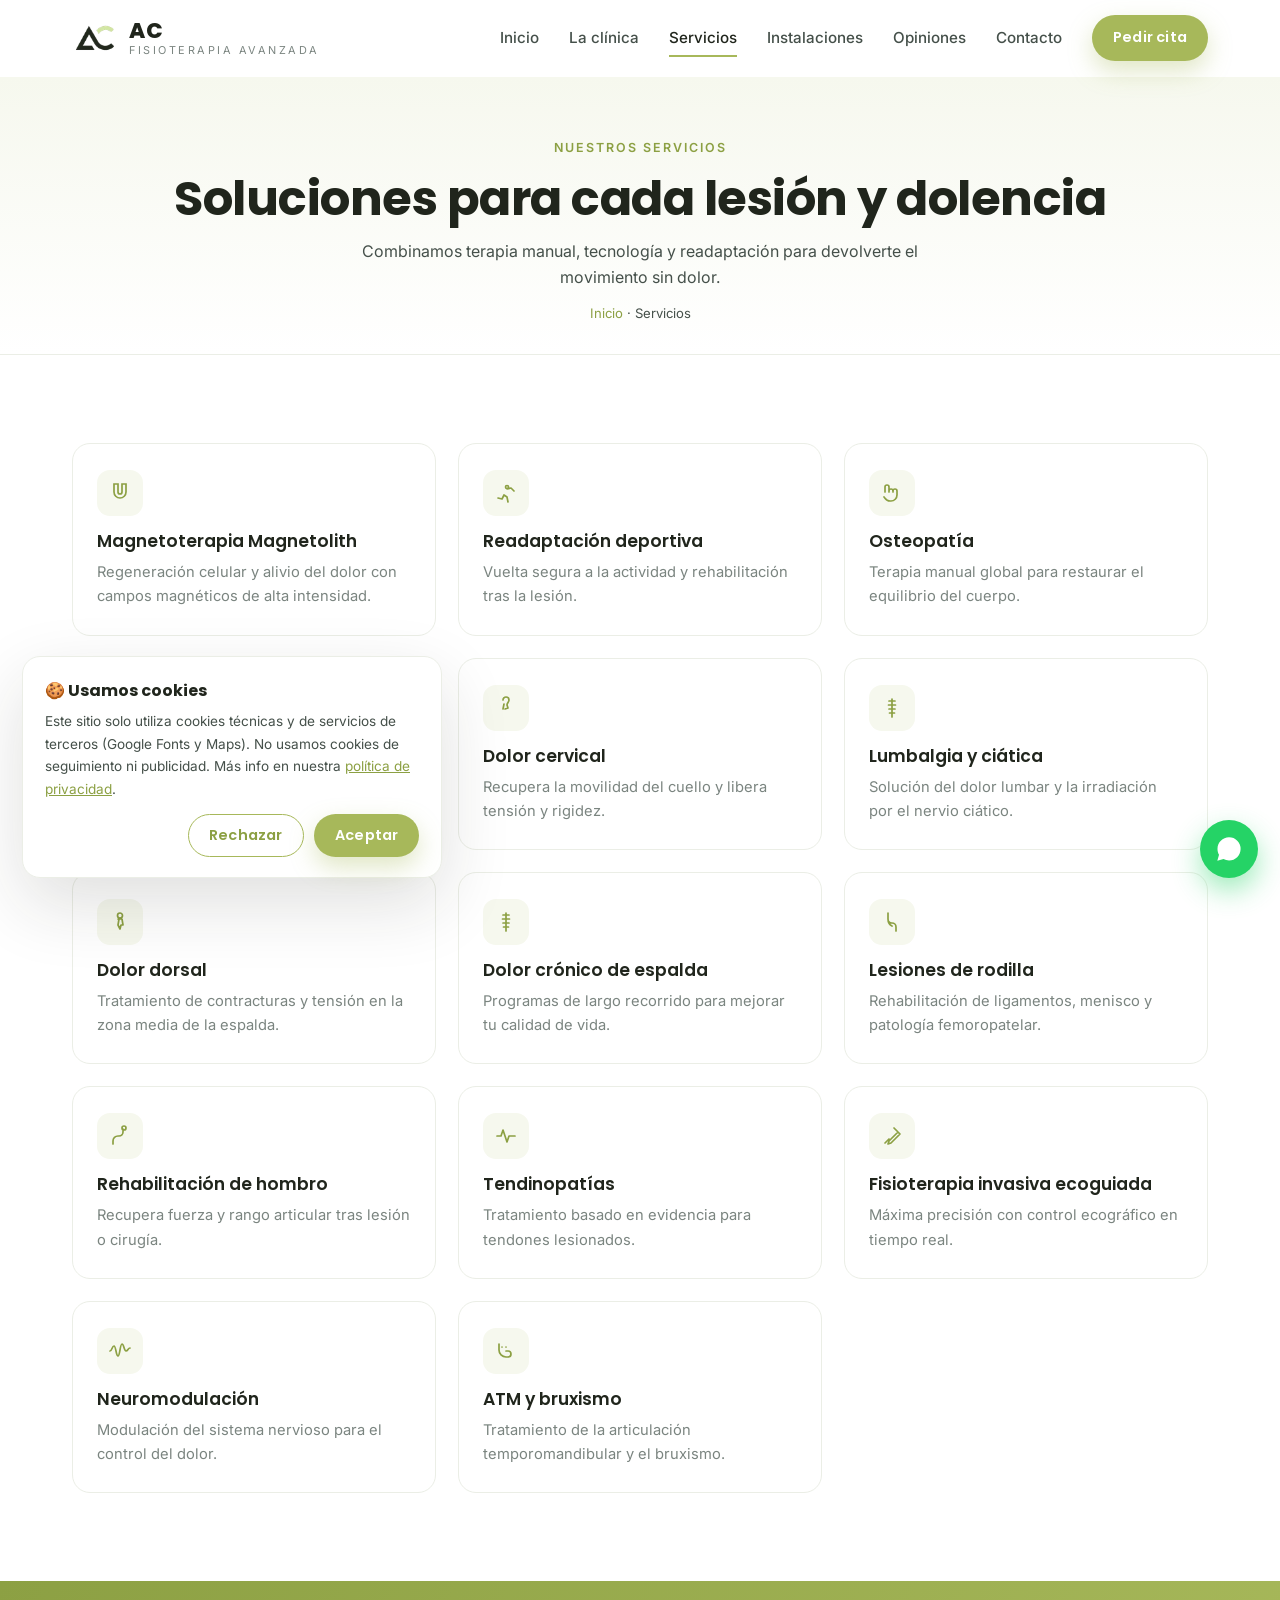
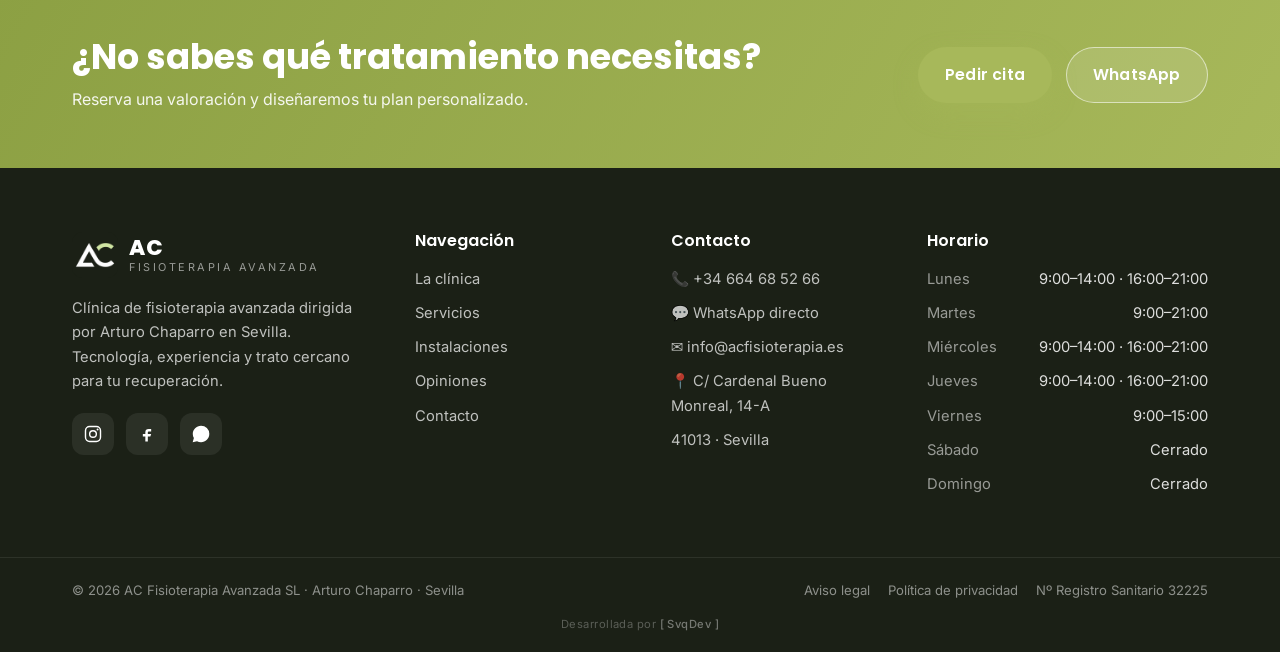
<file: servicios.html>
<!DOCTYPE html>
<html lang="es">
<head>
  <meta charset="UTF-8" />
  <meta name="viewport" content="width=device-width, initial-scale=1.0" />
  <meta name="description" content="Servicios de AC Fisioterapia Avanzada en Sevilla: magnetoterapia, osteopatía, readaptación, fisioterapia invasiva ecoguiada, neuromodulación y más." />
  <title>Servicios | AC Fisioterapia Avanzada · Sevilla</title>

  <link rel="icon" type="image/png" href="assets/favicon.png" />
  <link rel="apple-touch-icon" href="assets/favicon.png" />
  <meta name="theme-color" content="#a7b85a" />
  <link rel="canonical" href="https://www.acfisioterapia.es/servicios.html" />

  <meta property="og:type" content="website" />
  <meta property="og:site_name" content="AC Fisioterapia Avanzada" />
  <meta property="og:locale" content="es_ES" />
  <meta property="og:url" content="https://www.acfisioterapia.es/servicios.html" />
  <meta property="og:title" content="Servicios | AC Fisioterapia Avanzada · Sevilla" />
  <meta property="og:description" content="Servicios de AC Fisioterapia Avanzada en Sevilla: magnetoterapia, osteopatía, readaptación, fisioterapia invasiva ecoguiada, neuromodulación y más." />
  <meta property="og:image" content="https://www.acfisioterapia.es/assets/logo-ac.png" />
  <meta name="twitter:card" content="summary_large_image" />
  <meta name="twitter:title" content="Servicios | AC Fisioterapia Avanzada · Sevilla" />
  <meta name="twitter:description" content="Servicios de AC Fisioterapia Avanzada en Sevilla: magnetoterapia, osteopatía, readaptación, fisioterapia invasiva ecoguiada, neuromodulación y más." />
  <meta name="twitter:image" content="https://www.acfisioterapia.es/assets/logo-ac.png" />

  <script type="application/ld+json">
  {
    "@context": "https://schema.org",
    "@type": "BreadcrumbList",
    "itemListElement": [
      { "@type": "ListItem", "position": 1, "name": "Inicio", "item": "https://www.acfisioterapia.es/index.html" },
      { "@type": "ListItem", "position": 2, "name": "Servicios", "item": "https://www.acfisioterapia.es/servicios.html" }
    ]
  }
  </script>

  <link rel="preconnect" href="https://fonts.googleapis.com" />
  <link rel="preconnect" href="https://fonts.gstatic.com" crossorigin />
  <link href="https://fonts.googleapis.com/css2?family=Poppins:wght@400;500;600;700;800&family=Inter:wght@300;400;500;600&display=swap" rel="stylesheet" />
  <link rel="stylesheet" href="css/styles.css" />
</head>
<body>

  <header class="header" id="header">
    <div class="container header__inner">
      <a href="index.html" class="brand" aria-label="AC Fisioterapia Avanzada">
        <img class="brand__logo" src="assets/logo-mono-dark.webp" alt="" aria-hidden="true" />
        <span class="brand__text">
          <strong>AC</strong>
          <span class="brand__sub">Fisioterapia Avanzada</span>
        </span>
      </a>
      <nav class="nav" id="nav">
        <a href="index.html" class="nav__link">Inicio</a>
        <a href="equipo.html" class="nav__link">La clínica</a>
        <a href="servicios.html" class="nav__link nav__link--active">Servicios</a>
        <a href="instalaciones.html" class="nav__link">Instalaciones</a>
        <a href="opiniones.html" class="nav__link">Opiniones</a>
        <a href="contacto.html" class="nav__link">Contacto</a>
        <a href="contacto.html#cita" class="btn btn--primary btn--sm nav__cta">Pedir cita</a>
      </nav>
      <button class="nav-toggle" id="navToggle" aria-label="Abrir menú" aria-expanded="false">
        <span></span><span></span><span></span>
      </button>
    </div>
  </header>

  <section class="page-hero">
    <div class="container">
      <span class="page-hero__eyebrow">Nuestros servicios</span>
      <h1>Soluciones para cada lesión y dolencia</h1>
      <p>Combinamos terapia manual, tecnología y readaptación para devolverte el movimiento sin dolor.</p>
      <p class="breadcrumb"><a href="index.html">Inicio</a> · Servicios</p>
    </div>
  </section>

  <section class="services section">
    <div class="container">
      <div class="services__grid" id="servicesGrid"></div>
    </div>
  </section>

  <section class="cta-band">
    <div class="container cta-band__inner reveal">
      <div>
        <h2 class="cta-band__title">¿No sabes qué tratamiento necesitas?</h2>
        <p class="cta-band__text">Reserva una valoración y diseñaremos tu plan personalizado.</p>
      </div>
      <div class="cta-band__actions">
        <a href="contacto.html#cita" class="btn btn--primary">Pedir cita</a>
        <a href="https://wa.me/34664685266" target="_blank" rel="noopener" class="btn btn--ghost">WhatsApp</a>
      </div>
    </div>
  </section>

  <footer class="footer">
    <div class="container footer__grid">
      <div class="footer__col footer__brand">
        <a href="index.html" class="brand brand--footer" aria-label="AC Fisioterapia Avanzada">
          <img class="brand__logo" src="assets/favicon.png" alt="" aria-hidden="true" />
          <span class="brand__text">
            <strong>AC</strong>
            <span class="brand__sub">Fisioterapia Avanzada</span>
          </span>
        </a>
        <p class="footer__about">Clínica de fisioterapia avanzada dirigida por Arturo Chaparro en Sevilla. Tecnología, experiencia y trato cercano para tu recuperación.</p>
        <div class="footer__social">
          <a href="https://www.instagram.com/chaparrocastano/" target="_blank" rel="noopener" aria-label="Instagram" data-social="instagram"><svg viewBox="0 0 24 24" width="20" height="20"><path fill="none" stroke="currentColor" stroke-width="1.7" d="M12 16a4 4 0 1 0 0-8 4 4 0 0 0 0 8Z"/><rect x="3" y="3" width="18" height="18" rx="5" fill="none" stroke="currentColor" stroke-width="1.7"/><circle cx="17.5" cy="6.5" r="1.2" fill="currentColor"/></svg></a>
          <a href="#" aria-label="Facebook"><svg viewBox="0 0 24 24" width="20" height="20"><path fill="currentColor" d="M14 9h3V6h-3a4 4 0 0 0-4 4v2H7v3h3v6h3v-6h3l1-3h-4v-2a1 1 0 0 1 1-1Z"/></svg></a>
          <a href="https://wa.me/34664685266" aria-label="WhatsApp"><svg viewBox="0 0 24 24" width="20" height="20"><path fill="currentColor" d="M12.04 2C6.58 2 2.13 6.45 2.13 11.91c0 1.75.46 3.45 1.32 4.95L2 22l5.25-1.38a9.9 9.9 0 0 0 4.79 1.22c5.46 0 9.91-4.45 9.91-9.91A9.86 9.86 0 0 0 12.04 2Zm4.52 11.99c-.25-.12-1.47-.72-1.69-.81-.23-.08-.39-.12-.56.13-.16.25-.64.81-.78.97-.14.17-.29.19-.54.06-.25-.12-1.05-.39-1.99-1.23-.74-.66-1.23-1.47-1.38-1.72-.14-.25-.02-.38.11-.51.11-.11.25-.29.37-.43.13-.14.17-.25.25-.41.08-.17.04-.31-.02-.43-.06-.12-.56-1.34-.76-1.84-.2-.48-.4-.42-.56-.43h-.48c-.16 0-.43.06-.66.31-.22.25-.86.85-.86 2.07 0 1.22.89 2.4 1.01 2.56.12.17 1.75 2.67 4.25 3.74.59.26 1.05.41 1.41.52.59.19 1.13.16 1.56.1.48-.07 1.47-.6 1.68-1.18.21-.58.21-1.07.14-1.18-.06-.1-.22-.16-.47-.28Z"/></svg></a>
        </div>
      </div>
      <div class="footer__col">
        <h3 class="footer__title">Navegación</h3>
        <ul class="footer__list">
          <li><a href="equipo.html">La clínica</a></li>
          <li><a href="servicios.html">Servicios</a></li>
          <li><a href="instalaciones.html">Instalaciones</a></li>
          <li><a href="opiniones.html">Opiniones</a></li>
          <li><a href="contacto.html">Contacto</a></li>
        </ul>
      </div>
      <div class="footer__col">
        <h3 class="footer__title">Contacto</h3>
        <ul class="footer__list">
          <li><a href="tel:+34664685266">📞 <span data-bind="phoneIntl">+34 664 68 52 66</span></a></li>
          <li><a href="https://wa.me/34664685266" target="_blank" rel="noopener">💬 WhatsApp directo</a></li>
          <li><a href="mailto:info@acfisioterapia.es">✉️ <span data-bind="email">info@acfisioterapia.es</span></a></li>
          <li>📍 <span data-bind="address">C/ Cardenal Bueno Monreal, 14-A</span></li>
          <li><span data-bind="city">41013 · Sevilla</span></li>
        </ul>
      </div>
      <div class="footer__col">
        <h3 class="footer__title">Horario</h3>
        <ul class="footer__list footer__hours" data-bind="hours">
          <li><span>Lunes</span><span>9:00–14:00 · 16:00–21:00</span></li>
          <li><span>Martes</span><span>9:00–21:00</span></li>
          <li><span>Miércoles</span><span>9:00–14:00 · 16:00–21:00</span></li>
          <li><span>Jueves</span><span>9:00–14:00 · 16:00–21:00</span></li>
          <li><span>Viernes</span><span>9:00–15:00</span></li>
          <li><span>Sábado</span><span>Cerrado</span></li>
          <li><span>Domingo</span><span>Cerrado</span></li>
        </ul>
      </div>
    </div>
    <div class="footer__bottom">
      <div class="container footer__bottom-inner">
        <span>© <span id="year"></span> AC Fisioterapia Avanzada SL · Arturo Chaparro · Sevilla</span>
        <span class="footer__legal">
          <a href="aviso-legal.html">Aviso legal</a>
          <a href="privacidad.html">Política de privacidad</a>
          <span>Nº Registro Sanitario 32225</span>
        </span>
      </div>
      <p class="footer__credit">Desarrollada por <span>[ SvqDev ]</span></p>
    </div>
  </footer>

  <a href="https://wa.me/34664685266" class="whatsapp-float" target="_blank" rel="noopener" aria-label="Escríbenos por WhatsApp">
    <svg viewBox="0 0 24 24" width="28" height="28"><path fill="currentColor" d="M12.04 2C6.58 2 2.13 6.45 2.13 11.91c0 1.75.46 3.45 1.32 4.95L2 22l5.25-1.38a9.9 9.9 0 0 0 4.79 1.22c5.46 0 9.91-4.45 9.91-9.91A9.86 9.86 0 0 0 12.04 2Zm4.52 11.99c-.25-.12-1.47-.72-1.69-.81-.23-.08-.39-.12-.56.13-.16.25-.64.81-.78.97-.14.17-.29.19-.54.06-.25-.12-1.05-.39-1.99-1.23-.74-.66-1.23-1.47-1.38-1.72-.14-.25-.02-.38.11-.51.11-.11.25-.29.37-.43.13-.14.17-.25.25-.41.08-.17.04-.31-.02-.43-.06-.12-.56-1.34-.76-1.84-.2-.48-.4-.42-.56-.43h-.48c-.16 0-.43.06-.66.31-.22.25-.86.85-.86 2.07 0 1.22.89 2.4 1.01 2.56.12.17 1.75 2.67 4.25 3.74.59.26 1.05.41 1.41.52.59.19 1.13.16 1.56.1.48-.07 1.47-.6 1.68-1.18.21-.58.21-1.07.14-1.18-.06-.1-.22-.16-.47-.28Z"/></svg>
  </a>

  <div class="cookies" id="cookies" role="dialog" aria-live="polite" aria-label="Aviso de cookies" hidden>
    <div class="cookies__inner">
      <div class="cookies__text">
        <strong>🍪 Usamos cookies</strong>
        <p>Este sitio solo utiliza cookies técnicas y de servicios de terceros (Google Fonts y Maps). No usamos cookies de seguimiento ni publicidad. Más info en nuestra <a href="privacidad.html">política de privacidad</a>.</p>
      </div>
      <div class="cookies__actions">
        <button type="button" class="btn btn--outline btn--sm" id="cookiesReject">Rechazar</button>
        <button type="button" class="btn btn--primary btn--sm" id="cookiesAccept">Aceptar</button>
      </div>
    </div>
  </div>

  <script src="js/site-data.js"></script>
  <script src="js/main.js"></script>
</body>
</html>
</file>
<file: css/styles.css>
/* ===================== TOKENS ===================== */
:root {
  --olive: #a7b85a;
  --olive-dark: #8ca043;
  --olive-soft: #eef1de;
  --olive-tint: #f6f8ee;

  --ink: #20251c;
  --text: #45504a;
  --muted: #7b8580;

  --white: #ffffff;
  --bg: #ffffff;
  --bg-soft: #f7f9f3;
  --line: #ebeee6;

  --shadow-sm: 0 4px 16px rgba(32, 37, 28, 0.06);
  --shadow-md: 0 14px 40px rgba(32, 37, 28, 0.09);
  --shadow-lg: 0 26px 70px rgba(32, 37, 28, 0.14);

  --radius: 18px;
  --radius-lg: 26px;
  --radius-pill: 999px;

  --container: 1180px;
  --ease: cubic-bezier(0.22, 1, 0.36, 1);

  --font: "Inter", system-ui, -apple-system, sans-serif;
  --font-display: "Poppins", var(--font);
}

/* ===================== RESET ===================== */
*, *::before, *::after { box-sizing: border-box; }
* { margin: 0; padding: 0; }
html { scroll-behavior: smooth; -webkit-text-size-adjust: 100%; }
body {
  font-family: var(--font);
  color: var(--text);
  background: var(--bg);
  line-height: 1.65;
  font-size: 16px;
  -webkit-font-smoothing: antialiased;
  overflow-x: hidden;
}
img { max-width: 100%; display: block; }
a { color: inherit; text-decoration: none; }
ul { list-style: none; }
h1, h2, h3 { font-family: var(--font-display); color: var(--ink); line-height: 1.15; font-weight: 700; }

.container { width: 100%; max-width: var(--container); margin-inline: auto; padding-inline: 22px; }
.section { padding: 88px 0; }
.section--soft { background: var(--bg-soft); }
.text-accent { color: var(--olive); }

/* ===================== BUTTONS ===================== */
.btn {
  --bg-btn: var(--olive);
  display: inline-flex;
  align-items: center;
  justify-content: center;
  gap: 8px;
  font-family: var(--font-display);
  font-weight: 600;
  font-size: .98rem;
  letter-spacing: .2px;
  padding: 14px 26px;
  border-radius: var(--radius-pill);
  border: 1.6px solid transparent;
  cursor: pointer;
  transition: transform .35s var(--ease), box-shadow .35s var(--ease), background .3s var(--ease), color .3s var(--ease);
  will-change: transform;
}
.btn--sm { padding: 10px 20px; font-size: .9rem; }
.btn--primary {
  background: var(--olive);
  color: #fff;
  box-shadow: 0 10px 24px rgba(167, 184, 90, 0.35);
}
.btn--primary:hover { background: var(--olive-dark); transform: translateY(-3px); box-shadow: 0 16px 32px rgba(167, 184, 90, 0.45); }
.btn--outline {
  background: var(--white);
  color: var(--olive-dark);
  border-color: var(--olive);
}
.btn--outline:hover { background: var(--olive-tint); transform: translateY(-3px); box-shadow: var(--shadow-sm); }
.btn--ghost {
  background: rgba(255,255,255,.12);
  color: #fff;
  border-color: rgba(255,255,255,.55);
}
.btn--ghost:hover { background: #fff; color: var(--olive-dark); transform: translateY(-3px); }

/* ===================== HEADER ===================== */
.header {
  position: sticky;
  top: 0;
  z-index: 100;
  background: rgba(255,255,255,.85);
  backdrop-filter: saturate(180%) blur(12px);
  border-bottom: 1px solid transparent;
  transition: box-shadow .35s var(--ease), border-color .35s var(--ease);
}
.header.is-scrolled { box-shadow: var(--shadow-sm); border-color: var(--line); }
.header__inner { display: flex; align-items: center; justify-content: space-between; height: 76px; }

.brand { display: flex; align-items: center; gap: 11px; color: var(--ink); }
.brand__logo { width: 46px; height: 46px; object-fit: contain; }
.brand__text { display: flex; flex-direction: column; line-height: 1; }
.brand__text strong { font-family: var(--font-display); font-weight: 800; font-size: 1.35rem; letter-spacing: 1px; }
.brand__sub { font-size: .68rem; letter-spacing: 2.5px; text-transform: uppercase; color: var(--muted); margin-top: 3px; }

.nav { display: flex; align-items: center; gap: 30px; }
.nav__link { font-size: .95rem; font-weight: 500; color: var(--text); position: relative; transition: color .25s; }
.nav__link::after {
  content: ""; position: absolute; left: 0; bottom: -6px; height: 2px; width: 0;
  background: var(--olive); transition: width .3s var(--ease);
}
.nav__link:hover { color: var(--ink); }
.nav__link:hover::after { width: 100%; }
.nav__link--active { color: var(--ink); }
.nav__link--active::after { width: 100%; }
.nav__cta { color: #fff; }

/* Cabecera de página interior (debajo del header sticky) */
.page-hero {
  background: linear-gradient(180deg, var(--olive-tint), #fff);
  padding: 56px 0 30px;
  text-align: center;
  border-bottom: 1px solid var(--line);
}
.page-hero__eyebrow {
  display: inline-block; font-size: .78rem; letter-spacing: 2px; text-transform: uppercase;
  color: var(--olive-dark); font-weight: 600; margin-bottom: 12px;
}
.page-hero h1 { font-size: clamp(2rem, 4.4vw, 3rem); letter-spacing: -.5px; }
.page-hero p { color: var(--text); margin-top: 12px; max-width: 620px; margin-inline: auto; }
.breadcrumb { font-size: .82rem; color: var(--muted); margin-top: 16px; }
.breadcrumb a { color: var(--olive-dark); }

.nav-toggle {
  display: none; flex-direction: column; gap: 5px; background: none; border: 0;
  cursor: pointer; padding: 8px;
}
.nav-toggle span { width: 26px; height: 2.5px; background: var(--ink); border-radius: 3px; transition: transform .3s var(--ease), opacity .3s; }
.nav-toggle.is-open span:nth-child(1) { transform: translateY(7.5px) rotate(45deg); }
.nav-toggle.is-open span:nth-child(2) { opacity: 0; }
.nav-toggle.is-open span:nth-child(3) { transform: translateY(-7.5px) rotate(-45deg); }

/* ===================== HERO ===================== */
.hero {
  position: relative;
  padding: 70px 0 90px;
  background:
    radial-gradient(60% 70% at 85% 10%, rgba(167,184,90,.10), transparent 60%),
    linear-gradient(180deg, var(--olive-tint), #fff 70%);
  overflow: hidden;
}
.hero__grid {
  display: grid;
  grid-template-columns: 1fr 1fr;
  gap: 56px;
  align-items: center;
}
.hero__eyebrow {
  display: inline-block;
  font-size: .78rem; letter-spacing: 2px; text-transform: uppercase;
  color: var(--olive-dark); font-weight: 600;
  background: var(--olive-soft); padding: 7px 16px; border-radius: var(--radius-pill);
  margin-bottom: 22px;
}
.hero__title {
  font-size: clamp(2.6rem, 5.5vw, 4.4rem);
  font-weight: 800;
  letter-spacing: -1px;
  margin-bottom: 20px;
}
.hero__subtitle { font-size: 1.12rem; color: var(--text); max-width: 520px; margin-bottom: 32px; }
.hero__actions { display: flex; flex-wrap: wrap; gap: 14px; margin-bottom: 34px; }
.hero__badges { display: flex; flex-wrap: wrap; gap: 18px 26px; }
.hero__badges li { display: flex; align-items: center; gap: 9px; font-size: .9rem; color: var(--muted); font-weight: 500; }
.hero__badges .dot { width: 8px; height: 8px; border-radius: 50%; background: var(--olive); box-shadow: 0 0 0 4px var(--olive-soft); }

.hero__media { position: relative; }
.hero__img {
  width: 100%;
  height: 520px;
  object-fit: cover;
  border-radius: var(--radius-lg);
  box-shadow: var(--shadow-lg);
}
.hero__card {
  position: absolute;
  left: -22px; bottom: -26px;
  background: #fff;
  padding: 18px 22px;
  border-radius: var(--radius);
  box-shadow: var(--shadow-md);
  display: flex; flex-direction: column;
  max-width: 210px;
  border: 1px solid var(--line);
}
.hero__card-num { font-family: var(--font-display); font-weight: 800; font-size: 1.8rem; color: var(--olive-dark); }
.hero__card-text { font-size: .82rem; color: var(--muted); line-height: 1.4; }

/* ===================== SECTION HEAD ===================== */
.section__head { max-width: 660px; margin: 0 auto 54px; text-align: center; }
.section__eyebrow {
  display: inline-block; font-size: .78rem; letter-spacing: 2px; text-transform: uppercase;
  color: var(--olive-dark); font-weight: 600; margin-bottom: 14px;
}
.section__title { font-size: clamp(1.9rem, 3.6vw, 2.6rem); letter-spacing: -.5px; }
.section__lead { margin-top: 16px; color: var(--text); font-size: 1.05rem; }

/* ===================== BENEFITS ===================== */
.benefits__grid { display: grid; grid-template-columns: repeat(3, 1fr); gap: 28px; }
.benefit {
  background: #fff;
  border: 1px solid var(--line);
  border-radius: var(--radius-lg);
  padding: 38px 32px;
  text-align: center;
  transition: transform .4s var(--ease), box-shadow .4s var(--ease), border-color .4s;
}
.benefit:hover { transform: translateY(-8px); box-shadow: var(--shadow-md); border-color: transparent; }
.benefit__icon {
  width: 64px; height: 64px; margin: 0 auto 22px;
  display: grid; place-items: center;
  background: var(--olive-soft); color: var(--olive-dark);
  border-radius: 20px;
  transition: transform .4s var(--ease), background .3s;
}
.benefit:hover .benefit__icon { transform: scale(1.08) rotate(-4deg); background: var(--olive); color: #fff; }
.benefit__title { font-size: 1.22rem; margin-bottom: 12px; }
.benefit__text { color: var(--text); font-size: .98rem; }

/* ===================== ABOUT ===================== */
.about__grid {
  display: grid;
  grid-template-columns: 0.9fr 1.1fr;
  gap: 56px;
  align-items: center;
}
.about__media { position: relative; }
.about__media img {
  width: 100%;
  height: 540px;
  object-fit: cover;
  border-radius: var(--radius-lg);
  box-shadow: var(--shadow-lg);
}
.about__badge {
  position: absolute;
  right: -20px; bottom: -24px;
  background: var(--olive);
  color: #fff;
  padding: 18px 24px;
  border-radius: var(--radius);
  box-shadow: var(--shadow-md);
  display: flex; flex-direction: column;
  max-width: 180px;
}
.about__badge-num { font-family: var(--font-display); font-weight: 800; font-size: 2rem; line-height: 1; }
.about__badge-text { font-size: .82rem; opacity: .92; margin-top: 6px; }

.about__content .section__eyebrow { margin-bottom: 12px; }
.about__content .section__title { text-align: left; }
.about__text { margin-top: 18px; color: var(--text); font-size: 1.02rem; }
.about__list { margin: 24px 0 6px; display: grid; grid-template-columns: 1fr 1fr; gap: 12px 20px; }
.about__list li { display: flex; align-items: center; gap: 10px; font-size: .96rem; color: var(--ink); font-weight: 500; }
.about__check {
  width: 24px; height: 24px; flex-shrink: 0;
  display: grid; place-items: center;
  background: var(--olive-soft); color: var(--olive-dark);
  border-radius: 50%; font-size: .8rem; font-weight: 700;
}
.about__stats {
  display: flex; flex-wrap: wrap; gap: 28px;
  margin: 28px 0;
  padding: 22px 0;
  border-top: 1px solid var(--line);
  border-bottom: 1px solid var(--line);
}
.about__stat { display: flex; flex-direction: column; }
.about__stat-num { font-family: var(--font-display); font-weight: 800; font-size: 1.7rem; color: var(--olive-dark); line-height: 1; }
.about__stat-label { font-size: .82rem; color: var(--muted); margin-top: 6px; }

/* ===================== TEAM ===================== */
.team__grid {
  display: grid;
  grid-template-columns: repeat(2, 1fr);
  gap: 28px;
  max-width: 860px;
  margin: 0 auto;
}
.team-card {
  background: #fff;
  border: 1px solid var(--line);
  border-radius: var(--radius-lg);
  padding: 38px 34px;
  text-align: center;
  display: flex; flex-direction: column; align-items: center;
  transition: transform .4s var(--ease), box-shadow .4s var(--ease), border-color .4s;
}
.team-card:hover { transform: translateY(-8px); box-shadow: var(--shadow-md); border-color: transparent; }
.team-card__avatar {
  width: 92px; height: 92px; border-radius: 50%;
  display: grid; place-items: center;
  background: linear-gradient(135deg, var(--olive), var(--olive-dark));
  color: #fff;
  margin-bottom: 20px;
  box-shadow: 0 10px 24px rgba(167, 184, 90, 0.4);
}
.team-card__avatar span { font-family: var(--font-display); font-weight: 800; font-size: 2.4rem; line-height: 1; }
.team-card__name { font-size: 1.35rem; margin-bottom: 4px; }
.team-card__role { font-size: .85rem; color: var(--olive-dark); font-weight: 600; letter-spacing: .3px; }
.team-card__bio { margin: 16px 0 20px; color: var(--text); font-size: .96rem; }
.team-card__tags { display: flex; flex-wrap: wrap; justify-content: center; gap: 8px; margin-top: auto; }
.team-card__tags li {
  font-size: .78rem; font-weight: 500;
  color: var(--olive-dark);
  background: var(--olive-soft);
  padding: 6px 14px; border-radius: var(--radius-pill);
}

/* ===================== SERVICES ===================== */
.services__grid {
  display: grid;
  grid-template-columns: repeat(3, 1fr);
  gap: 22px;
}
.service-card {
  background: #fff;
  border: 1px solid var(--line);
  border-radius: var(--radius);
  padding: 26px 24px;
  position: relative;
  overflow: hidden;
  transition: transform .4s var(--ease), box-shadow .4s var(--ease), border-color .4s;
}
.service-card::before {
  content: ""; position: absolute; left: 0; top: 0; height: 100%; width: 4px;
  background: var(--olive); transform: scaleY(0); transform-origin: top; transition: transform .4s var(--ease);
}
.service-card:hover { transform: translateY(-6px); box-shadow: var(--shadow-md); border-color: transparent; }
.service-card:hover::before { transform: scaleY(1); }
.service-card__icon {
  width: 46px; height: 46px; border-radius: 13px;
  background: var(--olive-tint); color: var(--olive-dark);
  display: grid; place-items: center; margin-bottom: 16px;
  transition: background .3s, color .3s;
}
.service-card:hover .service-card__icon { background: var(--olive); color: #fff; }
.service-card__title { font-size: 1.08rem; margin-bottom: 8px; font-family: var(--font-display); font-weight: 600; color: var(--ink); }
.service-card__text { font-size: .92rem; color: var(--muted); }

/* ===================== FACILITIES / GALLERY ===================== */
.gallery {
  display: grid;
  grid-template-columns: repeat(4, 1fr);
  grid-auto-rows: 220px;
  gap: 18px;
}
.gallery__item {
  position: relative;
  border-radius: var(--radius);
  overflow: hidden;
  box-shadow: var(--shadow-sm);
}
.gallery__item img { width: 100%; height: 100%; object-fit: cover; transition: transform .8s var(--ease); }
.gallery__item:hover img { transform: scale(1.07); }
.gallery__item--lg { grid-row: span 2; }
.gallery__item--wide { grid-column: span 2; }
.gallery__item figcaption {
  position: absolute; left: 16px; bottom: 14px;
  color: #fff; font-family: var(--font-display); font-weight: 600; font-size: .95rem;
  z-index: 2;
}
.gallery__item::after {
  content: ""; position: absolute; inset: 0;
  background: linear-gradient(180deg, transparent 45%, rgba(20,24,16,.6));
  opacity: .85; transition: opacity .4s;
}
.gallery__item:hover::after { opacity: 1; }

/* ===================== REVIEWS ===================== */
.reviews__summary {
  display: flex; align-items: center; justify-content: center;
  flex-wrap: wrap; gap: 18px 40px;
  margin-bottom: 46px;
}
.reviews__score { display: flex; align-items: center; gap: 14px; }
.reviews__num { font-family: var(--font-display); font-weight: 800; font-size: 2.6rem; color: var(--ink); line-height: 1; }
.reviews__stars { color: #f5b301; font-size: 1.5rem; letter-spacing: 2px; }
.reviews__count { color: var(--muted); font-size: .95rem; }
.reviews__google { display: flex; align-items: center; gap: 10px; font-size: .92rem; color: var(--text); font-weight: 500; }

.reviews__grid {
  display: grid;
  grid-template-columns: repeat(3, 1fr);
  gap: 24px;
}
.review {
  background: #fff;
  border: 1px solid var(--line);
  border-radius: var(--radius-lg);
  padding: 28px 26px;
  display: flex; flex-direction: column; gap: 14px;
  transition: transform .4s var(--ease), box-shadow .4s var(--ease), border-color .4s;
}
.review:hover { transform: translateY(-6px); box-shadow: var(--shadow-md); border-color: transparent; }
.review__stars { color: #f5b301; letter-spacing: 2px; font-size: 1.05rem; }
.review__text { color: var(--text); font-size: .96rem; font-style: italic; flex-grow: 1; }
.review__author { display: flex; align-items: center; gap: 12px; }
.review__avatar {
  width: 42px; height: 42px; border-radius: 50%;
  display: grid; place-items: center;
  background: var(--olive-soft); color: var(--olive-dark);
  font-family: var(--font-display); font-weight: 700;
}
.review__author strong { display: block; color: var(--ink); font-size: .95rem; }
.review__author span { font-size: .8rem; color: var(--muted); }
.reviews__cta { text-align: center; margin-top: 40px; }

/* ===================== FAQ ===================== */
.faq__list { max-width: 800px; margin: 0 auto; display: flex; flex-direction: column; gap: 14px; }
.faq__item {
  background: #fff;
  border: 1px solid var(--line);
  border-radius: var(--radius);
  padding: 4px 22px;
  transition: box-shadow .35s var(--ease), border-color .35s;
}
.faq__item[open] { box-shadow: var(--shadow-sm); border-color: transparent; }
.faq__item summary {
  list-style: none;
  cursor: pointer;
  font-family: var(--font-display);
  font-weight: 600;
  color: var(--ink);
  font-size: 1.05rem;
  padding: 18px 36px 18px 0;
  position: relative;
}
.faq__item summary::-webkit-details-marker { display: none; }
.faq__item summary::after {
  content: "+";
  position: absolute; right: 0; top: 50%; transform: translateY(-50%);
  font-size: 1.5rem; font-weight: 400; color: var(--olive-dark);
  transition: transform .3s var(--ease);
}
.faq__item[open] summary::after { transform: translateY(-50%) rotate(45deg); }
.faq__answer { padding: 0 0 20px; color: var(--text); font-size: .98rem; }
.faq__answer p { max-width: 680px; }

/* ===================== BOOKING ===================== */
.booking__grid {
  display: grid;
  grid-template-columns: 1fr 1.05fr;
  gap: 56px;
  align-items: center;
}
.booking__intro .section__eyebrow { display: block; }
.booking__intro .section__title { text-align: left; }
.booking__text { margin-top: 16px; color: var(--text); font-size: 1.04rem; }
.booking__contact { margin-top: 28px; display: flex; flex-direction: column; gap: 14px; }
.booking__contact li { display: flex; align-items: center; gap: 14px; }
.booking__ic {
  width: 46px; height: 46px; flex-shrink: 0;
  display: grid; place-items: center;
  background: var(--olive-soft); border-radius: 14px; font-size: 1.2rem;
}
.booking__contact a { display: flex; flex-direction: column; line-height: 1.35; }
.booking__contact a strong { color: var(--ink); font-size: 1.02rem; }
.booking__contact a span { color: var(--muted); font-size: .85rem; }
.booking__contact a:hover strong { color: var(--olive-dark); }

.booking__form {
  background: #fff;
  border: 1px solid var(--line);
  border-radius: var(--radius-lg);
  padding: 34px 32px;
  box-shadow: var(--shadow-md);
  display: flex; flex-direction: column; gap: 16px;
}
.field { display: flex; flex-direction: column; gap: 7px; }
.field label { font-size: .85rem; font-weight: 600; color: var(--ink); }
.field input, .field select, .field textarea {
  width: 100%;
  font-family: var(--font);
  font-size: .98rem;
  color: var(--ink);
  background: var(--bg-soft);
  border: 1.5px solid var(--line);
  border-radius: 12px;
  padding: 13px 15px;
  transition: border-color .25s, box-shadow .25s, background .25s;
}
.field textarea { resize: vertical; min-height: 84px; }
.field input:focus, .field select:focus, .field textarea:focus {
  outline: none;
  border-color: var(--olive);
  background: #fff;
  box-shadow: 0 0 0 4px var(--olive-soft);
}
.field input.invalid, .field select.invalid { border-color: #e0584f; box-shadow: 0 0 0 4px rgba(224,88,79,.12); }
.booking__submit { width: 100%; margin-top: 4px; }
.booking__note { font-size: .78rem; color: var(--muted); text-align: center; }

/* ===================== CTA BAND ===================== */
.cta-band {
  background: linear-gradient(120deg, var(--olive-dark), var(--olive));
  color: #fff;
}
.cta-band__inner {
  display: flex; align-items: center; justify-content: space-between; gap: 30px;
  padding: 56px 22px;
  flex-wrap: wrap;
}
.cta-band__title { color: #fff; font-size: clamp(1.6rem, 3vw, 2.2rem); }
.cta-band__text { color: rgba(255,255,255,.9); margin-top: 8px; }
.cta-band__actions { display: flex; gap: 14px; flex-wrap: wrap; }

/* ===================== FOOTER ===================== */
.footer { background: #1b2016; color: rgba(255,255,255,.72); padding-top: 64px; }
.footer__grid {
  display: grid;
  grid-template-columns: 1.4fr 1fr 1fr 1.3fr;
  gap: 40px;
  padding-bottom: 50px;
}
.brand--footer { color: #fff; }
.brand--footer .brand__sub { color: rgba(255,255,255,.55); }
.brand--footer .brand__logo { border-radius: 10px; }
.footer__about { margin-top: 18px; font-size: .92rem; max-width: 300px; }
.footer__social { display: flex; gap: 12px; margin-top: 20px; }
.footer__social a {
  width: 42px; height: 42px; border-radius: 12px;
  display: grid; place-items: center;
  background: rgba(255,255,255,.07); color: #fff;
  transition: background .3s var(--ease), transform .3s var(--ease);
}
.footer__social a:hover { background: var(--olive); transform: translateY(-3px); }
.footer__title { color: #fff; font-size: 1rem; margin-bottom: 16px; font-family: var(--font-display); font-weight: 600; }
.footer__title--mt { margin-top: 26px; }
.footer__list li { margin-bottom: 10px; font-size: .92rem; }
.footer__list a { transition: color .25s; }
.footer__list a:hover { color: var(--olive); }
.footer__hours li { display: flex; justify-content: space-between; gap: 14px; }
.footer__hours li span:first-child { color: rgba(255,255,255,.55); }
.footer__hours li span:last-child { color: rgba(255,255,255,.85); text-align: right; }
.footer__map iframe { width: 100%; height: 180px; border: 0; border-radius: var(--radius); filter: grayscale(.2); }
.map-embed { border-radius: var(--radius); overflow: hidden; box-shadow: var(--shadow-md); }
.map-embed iframe { width: 100%; height: 420px; border: 0; display: block; }
.footer__bottom { border-top: 1px solid rgba(255,255,255,.08); padding: 22px 0 18px; }
.footer__bottom-inner { display: flex; justify-content: space-between; gap: 12px; font-size: .82rem; color: rgba(255,255,255,.5); flex-wrap: wrap; }
.footer__credit {
  margin: 14px 0 0;
  text-align: center;
  font-size: .7rem;
  letter-spacing: .04em;
  color: rgba(255,255,255,.28);
}
.footer__credit span { color: rgba(255,255,255,.4); font-weight: 500; }

/* ===================== LEGAL PAGES ===================== */
.legal-hero {
  background: linear-gradient(180deg, var(--olive-tint), #fff);
  padding: 64px 0 40px;
  border-bottom: 1px solid var(--line);
}
.legal-hero h1 { font-size: clamp(2rem, 4vw, 2.8rem); letter-spacing: -.5px; }
.legal-hero p { color: var(--muted); margin-top: 10px; }
.legal { padding: 56px 0 80px; }
.legal__content { max-width: 800px; margin: 0 auto; }
.legal__content h2 {
  font-size: 1.3rem; margin: 38px 0 12px; color: var(--ink);
  font-family: var(--font-display); font-weight: 700;
}
.legal__content h2:first-child { margin-top: 0; }
.legal__content p, .legal__content li { color: var(--text); font-size: .99rem; margin-bottom: 12px; }
.legal__content ul { padding-left: 22px; list-style: disc; margin-bottom: 12px; }
.legal__content a { color: var(--olive-dark); text-decoration: underline; }
.legal__content strong { color: var(--ink); }
.legal__back { display: inline-flex; align-items: center; gap: 8px; margin-top: 40px; font-weight: 600; color: var(--olive-dark); }
.legal__data {
  background: var(--bg-soft);
  border: 1px solid var(--line);
  border-radius: var(--radius);
  padding: 22px 24px;
  margin: 8px 0 12px;
}
.legal__data p { margin-bottom: 6px; }
.footer__legal { display: flex; flex-wrap: wrap; gap: 6px 18px; }
.footer__legal a { color: rgba(255,255,255,.5); }
.footer__legal a:hover { color: var(--olive); }

/* ===================== WHATSAPP FLOAT ===================== */
.whatsapp-float {
  position: fixed; right: 22px; bottom: 22px; z-index: 200;
  width: 58px; height: 58px; border-radius: 50%;
  background: #25d366; color: #fff;
  display: grid; place-items: center;
  box-shadow: 0 12px 28px rgba(37, 211, 102, .45);
  transition: transform .35s var(--ease);
  animation: pulse 2.6s infinite;
}
.whatsapp-float:hover { transform: scale(1.1); }
@keyframes pulse {
  0% { box-shadow: 0 12px 28px rgba(37,211,102,.45), 0 0 0 0 rgba(37,211,102,.5); }
  70% { box-shadow: 0 12px 28px rgba(37,211,102,.45), 0 0 0 16px rgba(37,211,102,0); }
  100% { box-shadow: 0 12px 28px rgba(37,211,102,.45), 0 0 0 0 rgba(37,211,102,0); }
}

/* ===================== COOKIES ===================== */
.cookies {
  position: fixed;
  left: 22px; bottom: 22px;
  z-index: 300;
  max-width: 420px;
  background: #fff;
  border: 1px solid var(--line);
  border-radius: var(--radius);
  box-shadow: var(--shadow-lg);
  padding: 20px 22px;
  transform: translateY(140%);
  opacity: 0;
  transition: transform .5s var(--ease), opacity .5s var(--ease);
}
.cookies.is-visible { transform: translateY(0); opacity: 1; }
.cookies__text strong { font-family: var(--font-display); font-size: 1rem; color: var(--ink); }
.cookies__text p { font-size: .85rem; color: var(--text); margin-top: 6px; }
.cookies__text a { color: var(--olive-dark); text-decoration: underline; }
.cookies__actions { display: flex; gap: 10px; margin-top: 14px; justify-content: flex-end; }

/* ===================== SCROLL REVEAL ===================== */
.reveal { opacity: 0; transform: translateY(34px); transition: opacity .8s var(--ease), transform .8s var(--ease); }
.reveal.is-visible { opacity: 1; transform: none; }
.reveal--delay { transition-delay: .15s; }
@media (prefers-reduced-motion: reduce) {
  .reveal { opacity: 1; transform: none; transition: none; }
  html { scroll-behavior: auto; }
  .whatsapp-float { animation: none; }
}

/* ===================== RESPONSIVE ===================== */
/* --- Tablet horizontal / pantallas medianas --- */
@media (max-width: 1100px) {
  .container { padding-inline: 26px; }
  .section { padding: 76px 0; }
  .hero { padding: 60px 0 78px; }
  .hero__grid { gap: 40px; }
  .hero__img { height: 460px; }
  .about__grid { gap: 44px; }
  .about__media img { height: 480px; }
  .booking__grid { gap: 44px; }
  .services__grid { gap: 18px; }
}

@media (max-width: 980px) {
  .section { padding: 68px 0; }
  .section__head { margin-bottom: 42px; }
  .footer__grid { grid-template-columns: 1fr 1fr; gap: 32px 40px; }
  .footer__map { grid-column: span 2; }
  .map-embed iframe { height: 360px; }
  .services__grid { grid-template-columns: repeat(2, 1fr); }
  .reviews__grid { grid-template-columns: repeat(2, 1fr); }
}

@media (max-width: 860px) {
  .nav {
    position: fixed; inset: 76px 0 auto 0;
    flex-direction: column; align-items: stretch; gap: 0;
    background: #fff; padding: 14px 22px 26px;
    box-shadow: var(--shadow-md);
    transform: translateY(-130%); transition: transform .4s var(--ease);
    border-top: 1px solid var(--line);
    max-height: calc(100vh - 76px);
    overflow-y: auto;
  }
  .nav.is-open { transform: translateY(0); }
  .nav__link { padding: 15px 4px; border-bottom: 1px solid var(--line); font-size: 1.02rem; }
  .nav__link::after { display: none; }
  .nav__cta { margin-top: 16px; text-align: center; padding: 14px 20px; font-size: .98rem; }
  .nav-toggle { display: flex; }

  .page-hero { padding: 44px 0 26px; }
  .booking__grid { grid-template-columns: 1fr; gap: 40px; }
  .booking__intro .section__title, .booking__intro .section__eyebrow { text-align: center; }
  .booking__contact { max-width: 420px; margin-inline: auto; }

  .about__grid { grid-template-columns: 1fr; gap: 60px; }
  .about__content .section__title { text-align: center; }
  .about__content .section__eyebrow { display: block; text-align: center; }
  .about__content .btn { display: block; margin-inline: auto; width: max-content; }
  .about__media { max-width: 520px; margin: 0 auto; }
  .about__media img { height: 420px; }

  .hero__grid { grid-template-columns: 1fr; gap: 56px; }
  .hero__content { text-align: center; }
  .hero__subtitle { margin-inline: auto; }
  .hero__actions, .hero__badges { justify-content: center; }
  .hero__media { max-width: 540px; margin: 0 auto; width: 100%; }
  .hero__img { height: 400px; }
  .hero__card { left: 14px; }

  .benefits__grid, .services__grid { grid-template-columns: 1fr 1fr; }
  .reviews__grid { grid-template-columns: 1fr 1fr; }

  .gallery { grid-template-columns: 1fr 1fr; grid-auto-rows: 180px; }
  .gallery__item--lg { grid-row: span 1; }
  .gallery__item--wide { grid-column: span 2; }
}

@media (max-width: 560px) {
  .container { padding-inline: 18px; }
  .section { padding: 56px 0; }
  .section__head { margin-bottom: 36px; }
  .page-hero { padding: 36px 0 24px; }
  .page-hero p { font-size: .96rem; }

  .benefits__grid, .services__grid, .reviews__grid, .team__grid { grid-template-columns: 1fr; }
  .benefit { padding: 32px 24px; }

  .footer { padding-top: 52px; }
  .footer__grid { grid-template-columns: 1fr; gap: 36px; text-align: center; }
  .footer__map { grid-column: span 1; }
  .footer__brand { display: flex; flex-direction: column; align-items: center; }
  .footer__about { max-width: 360px; }
  .footer__social { justify-content: center; }
  .footer__hours li { max-width: 320px; margin-inline: auto; width: 100%; }
  .footer__bottom-inner { justify-content: center; text-align: center; }
  .footer__legal { justify-content: center; }
  .map-embed iframe { height: 300px; }

  .hero { padding: 44px 0 60px; }
  .hero__eyebrow { margin-bottom: 18px; }
  .hero__subtitle { font-size: 1.02rem; margin-bottom: 26px; }
  .hero__img { height: 320px; }
  .hero__card { display: none; }

  .cookies { left: 12px; right: 12px; bottom: 12px; max-width: none; padding: 18px 18px; }
  .cookies__actions { justify-content: stretch; }
  .cookies__actions .btn { flex: 1; }

  .about__list { grid-template-columns: 1fr; }
  .about__media img { height: 360px; }
  .about__badge { right: 12px; bottom: -18px; padding: 14px 18px; }
  .about__badge-num { font-size: 1.6rem; }
  .about__stats { gap: 18px 24px; justify-content: space-between; }
  .about__stat-num { font-size: 1.45rem; }

  .booking__form { padding: 26px 22px; }
  .booking__contact li { justify-content: flex-start; text-align: left; }

  .cta-band__inner { flex-direction: column; text-align: center; align-items: center; padding: 48px 18px; }
  .cta-band__actions { justify-content: center; width: 100%; }

  .whatsapp-float { right: 16px; bottom: 16px; width: 52px; height: 52px; }
}

@media (max-width: 400px) {
  .brand__logo { width: 40px; height: 40px; }
  .brand__text strong { font-size: 1.2rem; }
  .brand__sub { font-size: .62rem; letter-spacing: 2px; }
  .hero__title { font-size: 2.3rem; }
  .hero__img { height: 270px; }

  .hero__actions, .cta-band__actions { flex-direction: column; align-items: stretch; }
  .hero__actions .btn, .cta-band__actions .btn { width: 100%; }
  .hero__badges { gap: 12px 18px; }

  .reviews__num { font-size: 2.1rem; }
  .reviews__summary { gap: 14px 24px; }
  .gallery { grid-template-columns: 1fr; grid-auto-rows: 200px; }
  .gallery__item--wide { grid-column: span 1; }
}
</file>
<file: css/admin.css>
/* ===================== ADMIN PANEL ===================== */
.admin-body {
  background: var(--bg-soft);
  min-height: 100vh;
}

/* ---------- Login ---------- */
.login-wrap {
  min-height: 100vh;
  display: grid;
  place-items: center;
  padding: 24px;
  background:
    radial-gradient(60% 70% at 80% 10%, rgba(167,184,90,.16), transparent 60%),
    linear-gradient(180deg, var(--olive-tint), #fff 70%);
}
.login-card {
  width: 100%;
  max-width: 400px;
  background: #fff;
  border: 1px solid var(--line);
  border-radius: var(--radius-lg);
  box-shadow: var(--shadow-lg);
  padding: 38px 34px;
  text-align: center;
}
.login-card__logo { width: 64px; height: 64px; object-fit: contain; margin: 0 auto 16px; }
.login-card h1 { font-size: 1.4rem; }
.login-card p { color: var(--muted); font-size: .9rem; margin: 6px 0 24px; }
.login-card .field { text-align: left; margin-bottom: 16px; }
.login-error { color: #e0584f; font-size: .85rem; margin-top: -6px; margin-bottom: 14px; min-height: 1em; }
.login-hint { font-size: .76rem; color: var(--muted); margin-top: 18px; }

/* ---------- Layout ---------- */
.admin { display: none; }
.admin.is-auth { display: block; }

.admin-top {
  position: sticky; top: 0; z-index: 50;
  background: #fff;
  border-bottom: 1px solid var(--line);
  box-shadow: var(--shadow-sm);
}
.admin-top__inner {
  max-width: 1100px; margin: 0 auto;
  display: flex; align-items: center; gap: 16px;
  padding: 14px 22px;
  flex-wrap: wrap;
}
.admin-brand { display: flex; align-items: center; gap: 10px; color: var(--ink); }
.admin-brand img { width: 38px; height: 38px; object-fit: contain; }
.admin-brand strong { font-family: var(--font-display); font-weight: 800; }
.admin-brand span { display: block; font-size: .7rem; color: var(--muted); letter-spacing: 1.5px; text-transform: uppercase; }
.admin-top__actions { margin-left: auto; display: flex; gap: 10px; flex-wrap: wrap; }

.admin-main { max-width: 1100px; margin: 0 auto; padding: 26px 22px 80px; display: grid; grid-template-columns: 220px 1fr; gap: 26px; }

/* ---------- Tabs ---------- */
.admin-tabs { display: flex; flex-direction: column; gap: 4px; position: sticky; top: 86px; align-self: start; }
.admin-tab {
  display: flex; align-items: center; gap: 10px;
  text-align: left; width: 100%;
  background: none; border: 0; cursor: pointer;
  font-family: var(--font); font-size: .96rem; color: var(--text);
  padding: 12px 16px; border-radius: 12px;
  transition: background .2s, color .2s;
}
.admin-tab:hover { background: var(--olive-tint); color: var(--ink); }
.admin-tab.is-active { background: var(--olive); color: #fff; font-weight: 600; }
.admin-tab__ic { font-size: 1.05rem; }

/* ---------- Panels ---------- */
.admin-panel { display: none; }
.admin-panel.is-active { display: block; animation: fadeIn .3s var(--ease); }
@keyframes fadeIn { from { opacity: 0; transform: translateY(8px); } to { opacity: 1; transform: none; } }

.panel-head { margin-bottom: 18px; }
.panel-head h2 { font-size: 1.4rem; }
.panel-head p { color: var(--muted); font-size: .9rem; margin-top: 4px; }

.card {
  background: #fff;
  border: 1px solid var(--line);
  border-radius: var(--radius);
  padding: 22px 22px;
  margin-bottom: 16px;
  box-shadow: var(--shadow-sm);
}
.card__head { display: flex; align-items: center; justify-content: space-between; gap: 12px; margin-bottom: 14px; }
.card__head h3 { font-size: 1.05rem; }

.grid-2 { display: grid; grid-template-columns: 1fr 1fr; gap: 14px; }
.admin .field { display: flex; flex-direction: column; gap: 6px; margin-bottom: 14px; }
.admin .field:last-child { margin-bottom: 0; }
.admin label { font-size: .82rem; font-weight: 600; color: var(--ink); }
.admin input, .admin select, .admin textarea {
  width: 100%;
  font-family: var(--font); font-size: .95rem; color: var(--ink);
  background: var(--bg-soft);
  border: 1.5px solid var(--line);
  border-radius: 10px;
  padding: 11px 13px;
  transition: border-color .2s, box-shadow .2s, background .2s;
}
.admin textarea { resize: vertical; min-height: 80px; }
.admin input:focus, .admin select:focus, .admin textarea:focus {
  outline: none; border-color: var(--olive); background: #fff;
  box-shadow: 0 0 0 4px var(--olive-soft);
}

/* ---------- Repeatable items ---------- */
.item {
  border: 1px solid var(--line);
  border-radius: var(--radius);
  padding: 18px;
  margin-bottom: 14px;
  background: #fff;
  position: relative;
}
.item__bar { display: flex; align-items: center; justify-content: space-between; gap: 10px; margin-bottom: 12px; }
.item__title { font-family: var(--font-display); font-weight: 600; color: var(--ink); font-size: .95rem; }
.item__tools { display: flex; gap: 6px; }
.icon-btn {
  width: 32px; height: 32px; border-radius: 9px;
  display: grid; place-items: center; cursor: pointer;
  border: 1px solid var(--line); background: #fff; color: var(--text);
  font-size: 1rem; line-height: 1; transition: background .2s, color .2s, border-color .2s;
}
.icon-btn:hover { background: var(--olive-tint); color: var(--ink); }
.icon-btn--danger:hover { background: #fde9e7; color: #e0584f; border-color: #f3c4bf; }

.add-btn {
  width: 100%;
  border: 1.6px dashed var(--olive);
  background: var(--olive-tint);
  color: var(--olive-dark);
  border-radius: 12px;
  padding: 12px;
  font-family: var(--font-display); font-weight: 600; font-size: .92rem;
  cursor: pointer; transition: background .2s;
}
.add-btn:hover { background: var(--olive-soft); }

.icon-preview {
  width: 40px; height: 40px; border-radius: 10px; flex-shrink: 0;
  display: grid; place-items: center;
  background: var(--olive-tint); color: var(--olive-dark);
}
.icon-row { display: flex; align-items: center; gap: 12px; }
.icon-row select { flex: 1; }

/* ---------- Save bar ---------- */
.save-bar {
  position: fixed; left: 0; right: 0; bottom: 0; z-index: 60;
  background: #fff; border-top: 1px solid var(--line);
  box-shadow: 0 -10px 30px rgba(32,37,28,.08);
  transform: translateY(120%); transition: transform .35s var(--ease);
}
.save-bar.is-visible { transform: translateY(0); }
.save-bar__inner {
  max-width: 1100px; margin: 0 auto; padding: 14px 22px;
  display: flex; align-items: center; gap: 14px; flex-wrap: wrap;
}
.save-bar__text { font-size: .9rem; color: var(--text); }
.save-bar__text strong { color: var(--olive-dark); }
.save-bar__actions { margin-left: auto; display: flex; gap: 10px; }

/* ---------- Toast ---------- */
.toast {
  position: fixed; left: 50%; bottom: 86px;
  transform: translateX(-50%) translateY(20px);
  background: var(--ink); color: #fff;
  padding: 12px 22px; border-radius: var(--radius-pill);
  font-size: .9rem; font-weight: 500;
  box-shadow: var(--shadow-md);
  opacity: 0; pointer-events: none; z-index: 80;
  transition: opacity .3s var(--ease), transform .3s var(--ease);
}
.toast.is-visible { opacity: 1; transform: translateX(-50%) translateY(0); }

.muted-note { font-size: .82rem; color: var(--muted); background: var(--olive-tint); border-radius: 10px; padding: 12px 14px; }

/* ---------- Editor de imágenes ---------- */
.img-edit { display: flex; gap: 16px; align-items: flex-start; }
.img-edit__fields { flex: 1; min-width: 0; }
.img-edit__actions { display: flex; gap: 10px; }
.img-preview {
  width: 150px; height: 110px; flex-shrink: 0;
  border-radius: 12px; overflow: hidden;
  background: var(--bg-soft); border: 1px solid var(--line);
}
.img-preview img { width: 100%; height: 100%; object-fit: cover; }
.item .img-preview { width: 100%; height: 160px; margin-bottom: 12px; }

@media (max-width: 560px) {
  .img-edit { flex-direction: column; }
  .img-preview { width: 100%; height: 160px; }
}

@media (max-width: 760px) {
  .admin-main { grid-template-columns: 1fr; }
  .admin-tabs {
    position: static; flex-direction: row; flex-wrap: wrap; gap: 8px;
    background: #fff; border: 1px solid var(--line); border-radius: var(--radius); padding: 10px;
  }
  .admin-tab { width: auto; padding: 9px 12px; font-size: .9rem; }
  .grid-2 { grid-template-columns: 1fr; }
  .save-bar__actions { margin-left: 0; width: 100%; }
  .save-bar__actions .btn { flex: 1; }
}
</file>
